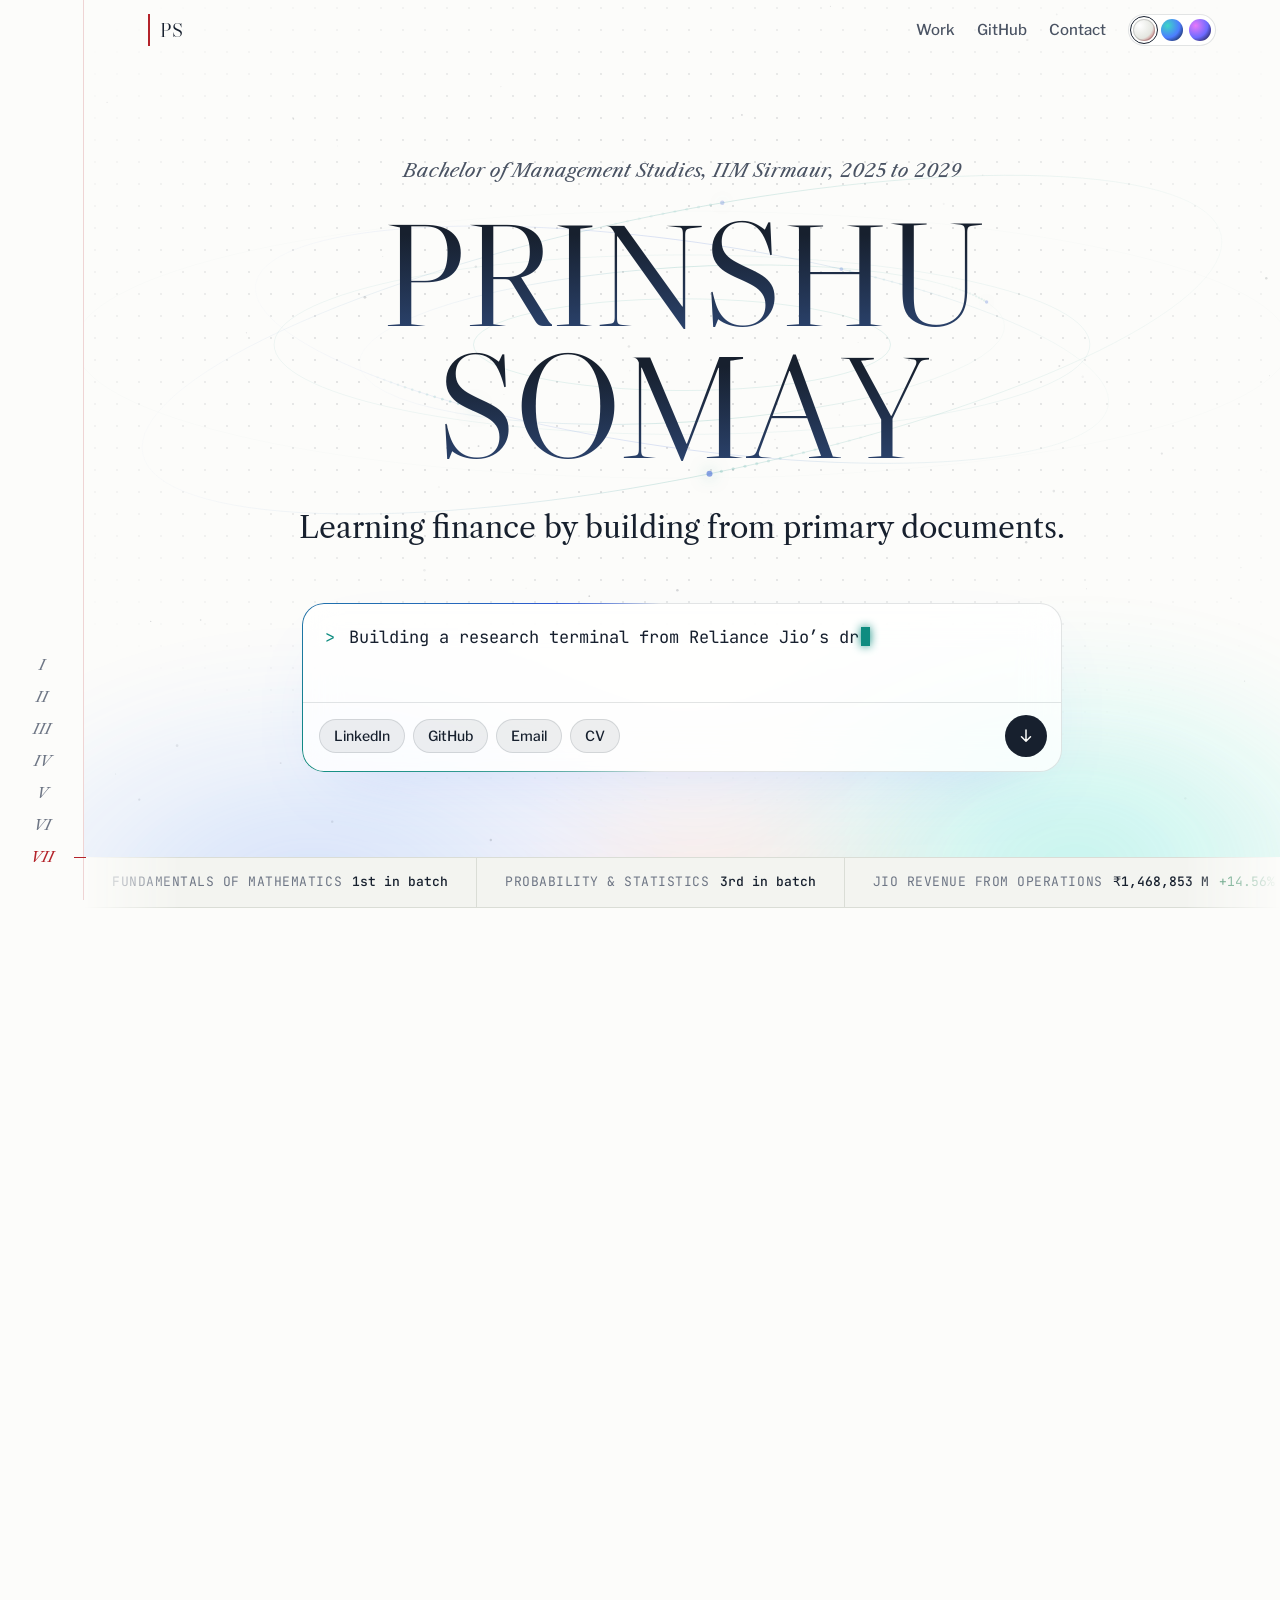
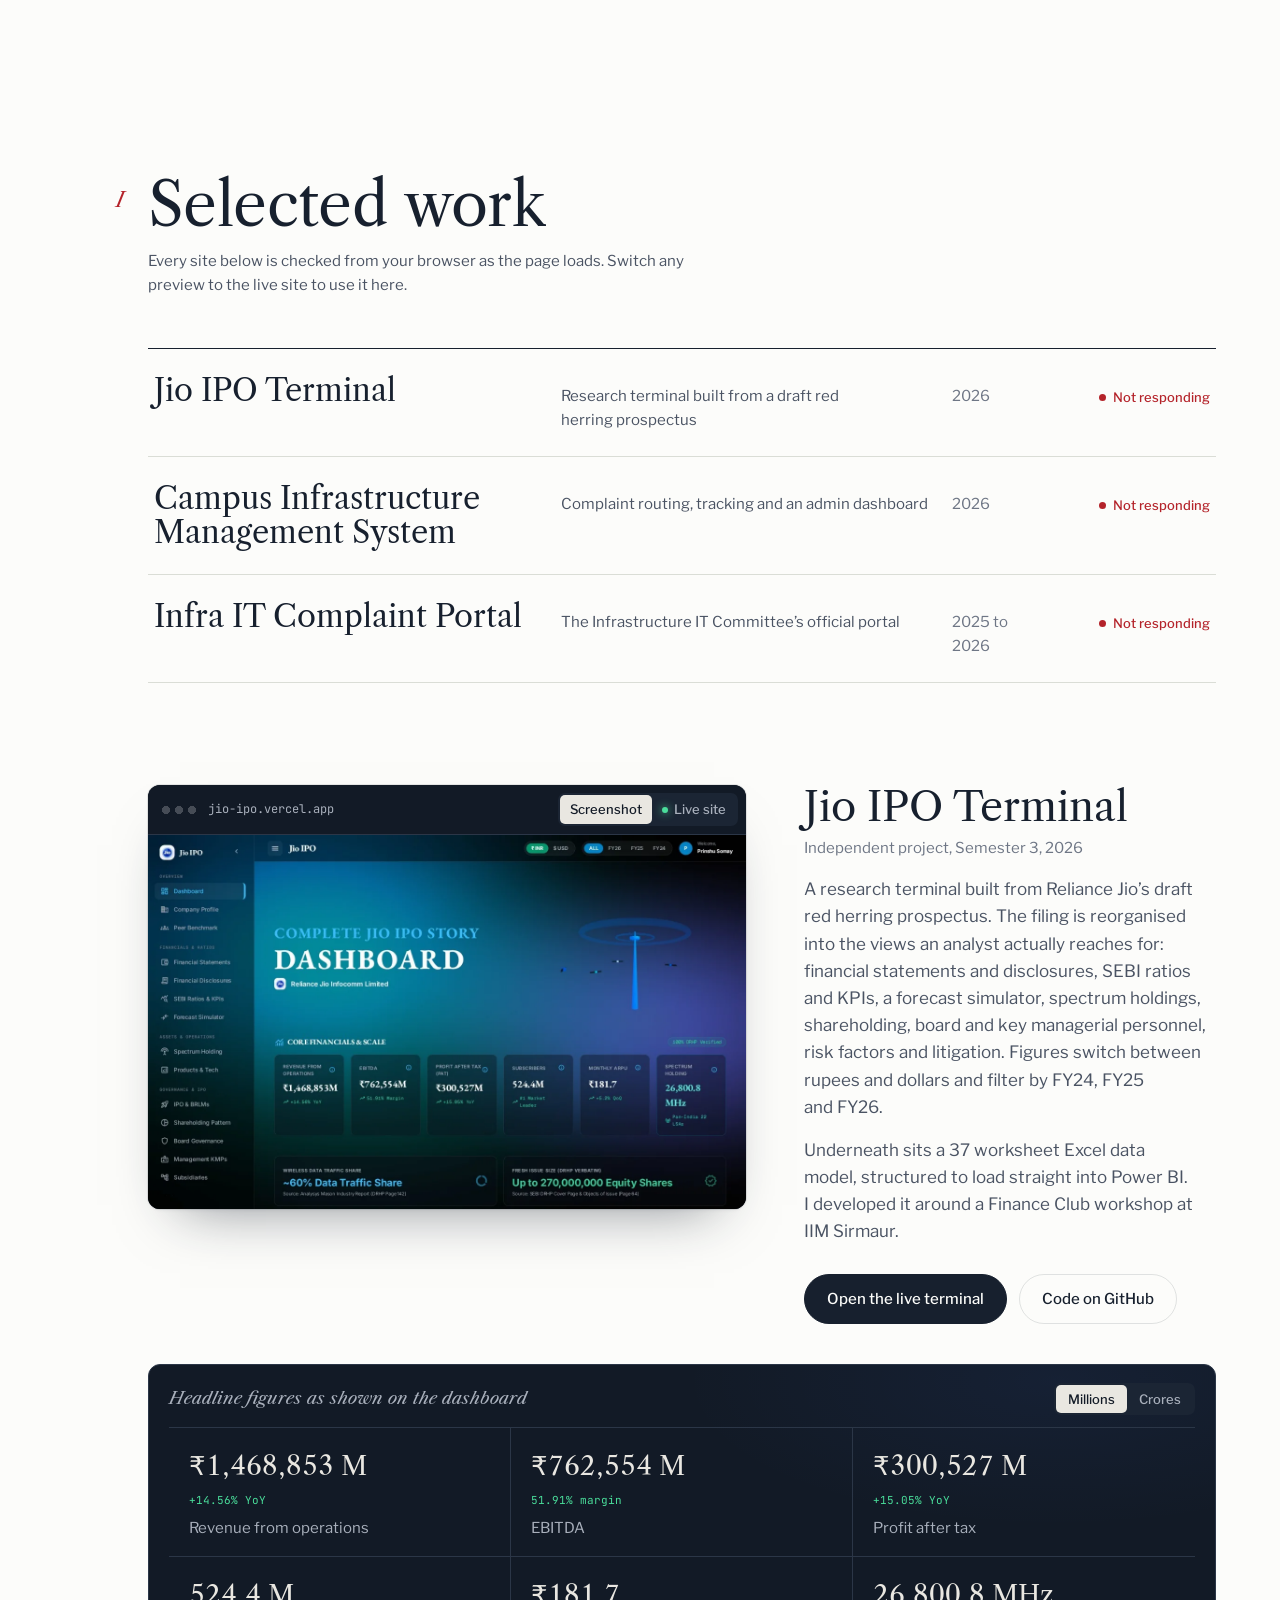
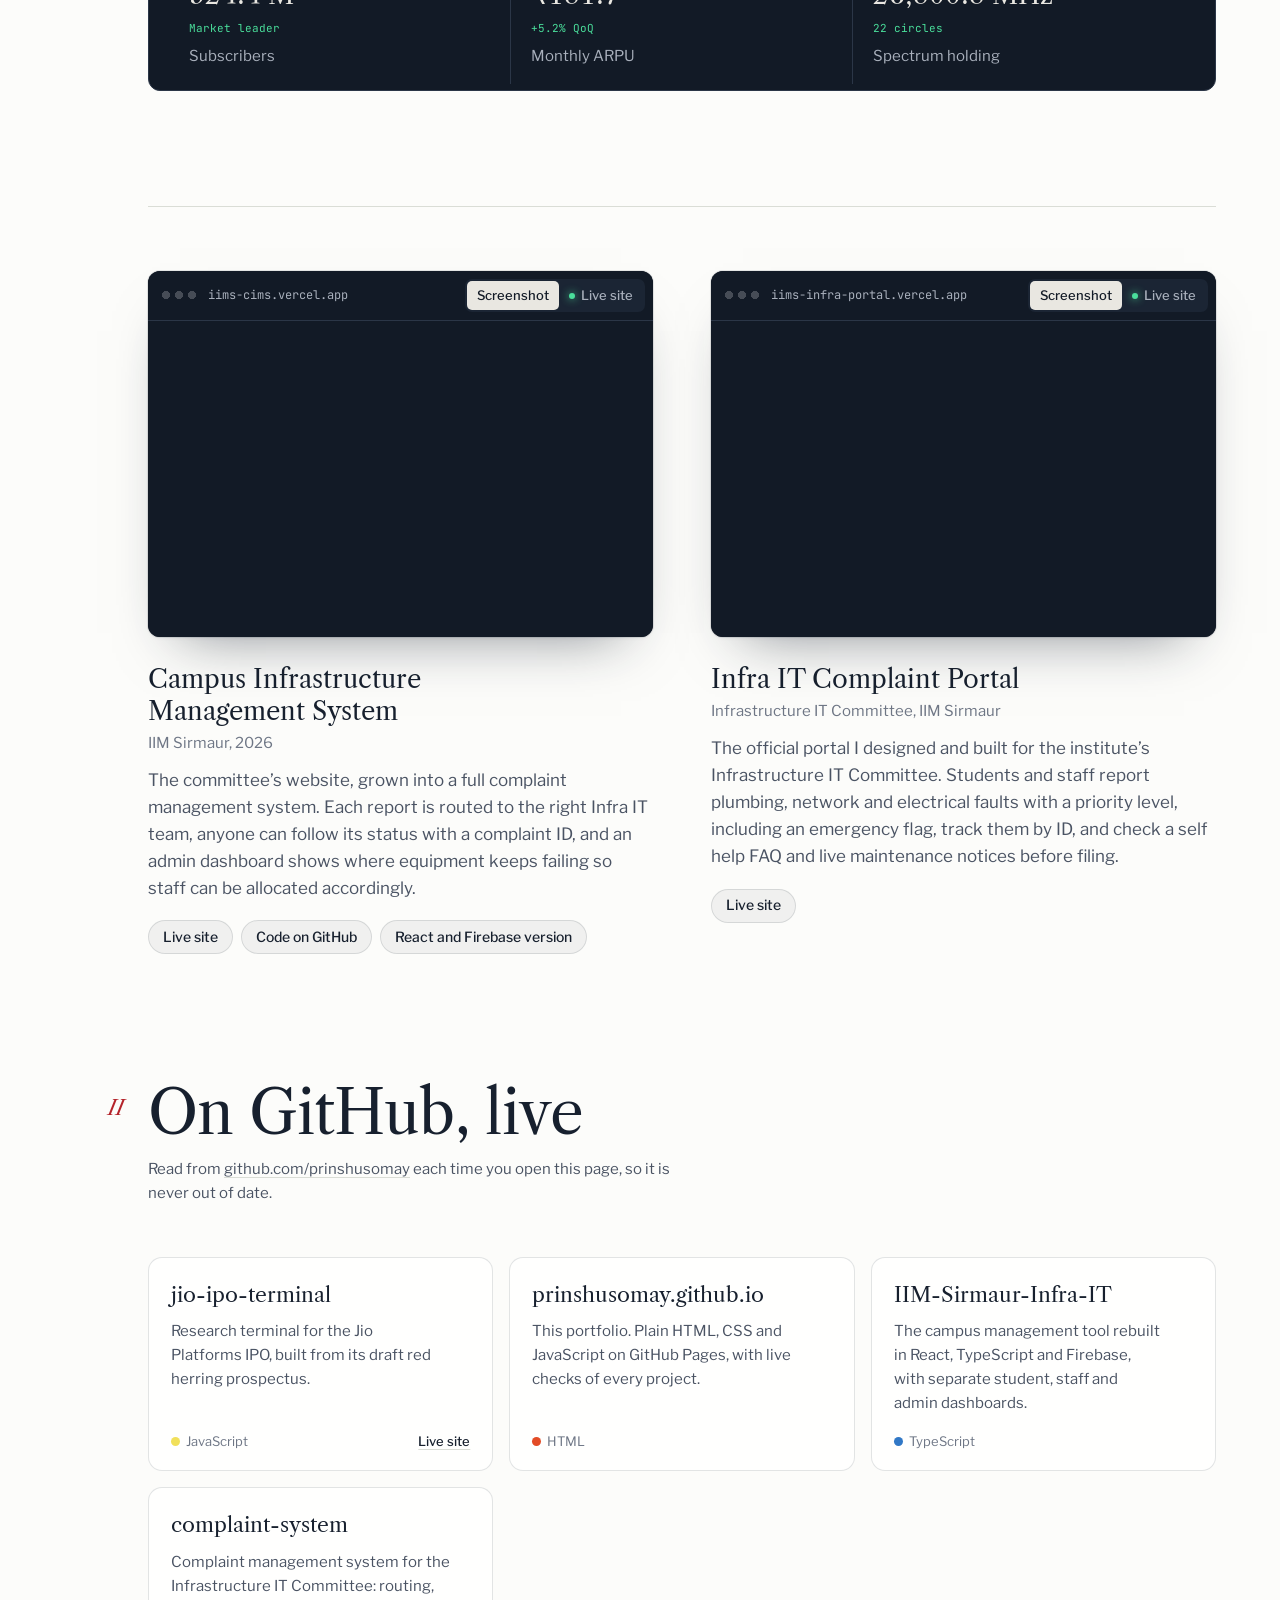
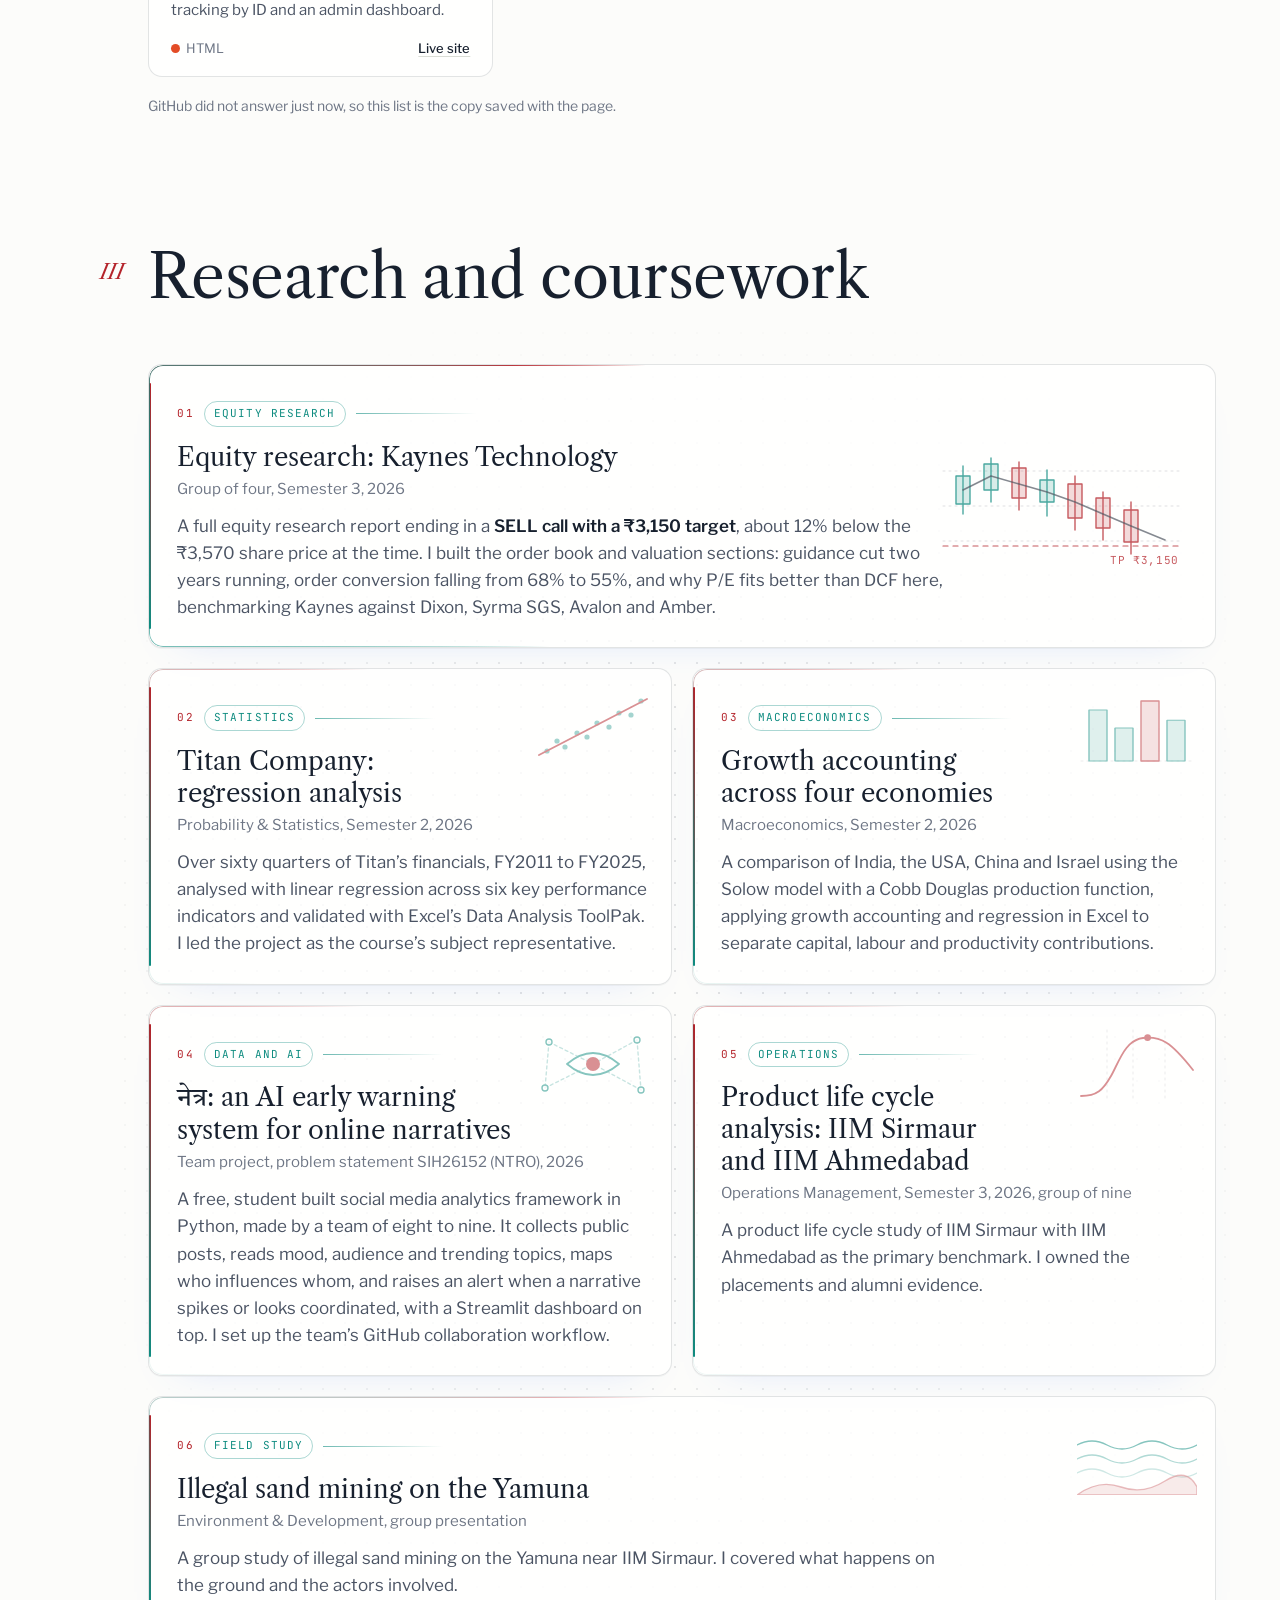
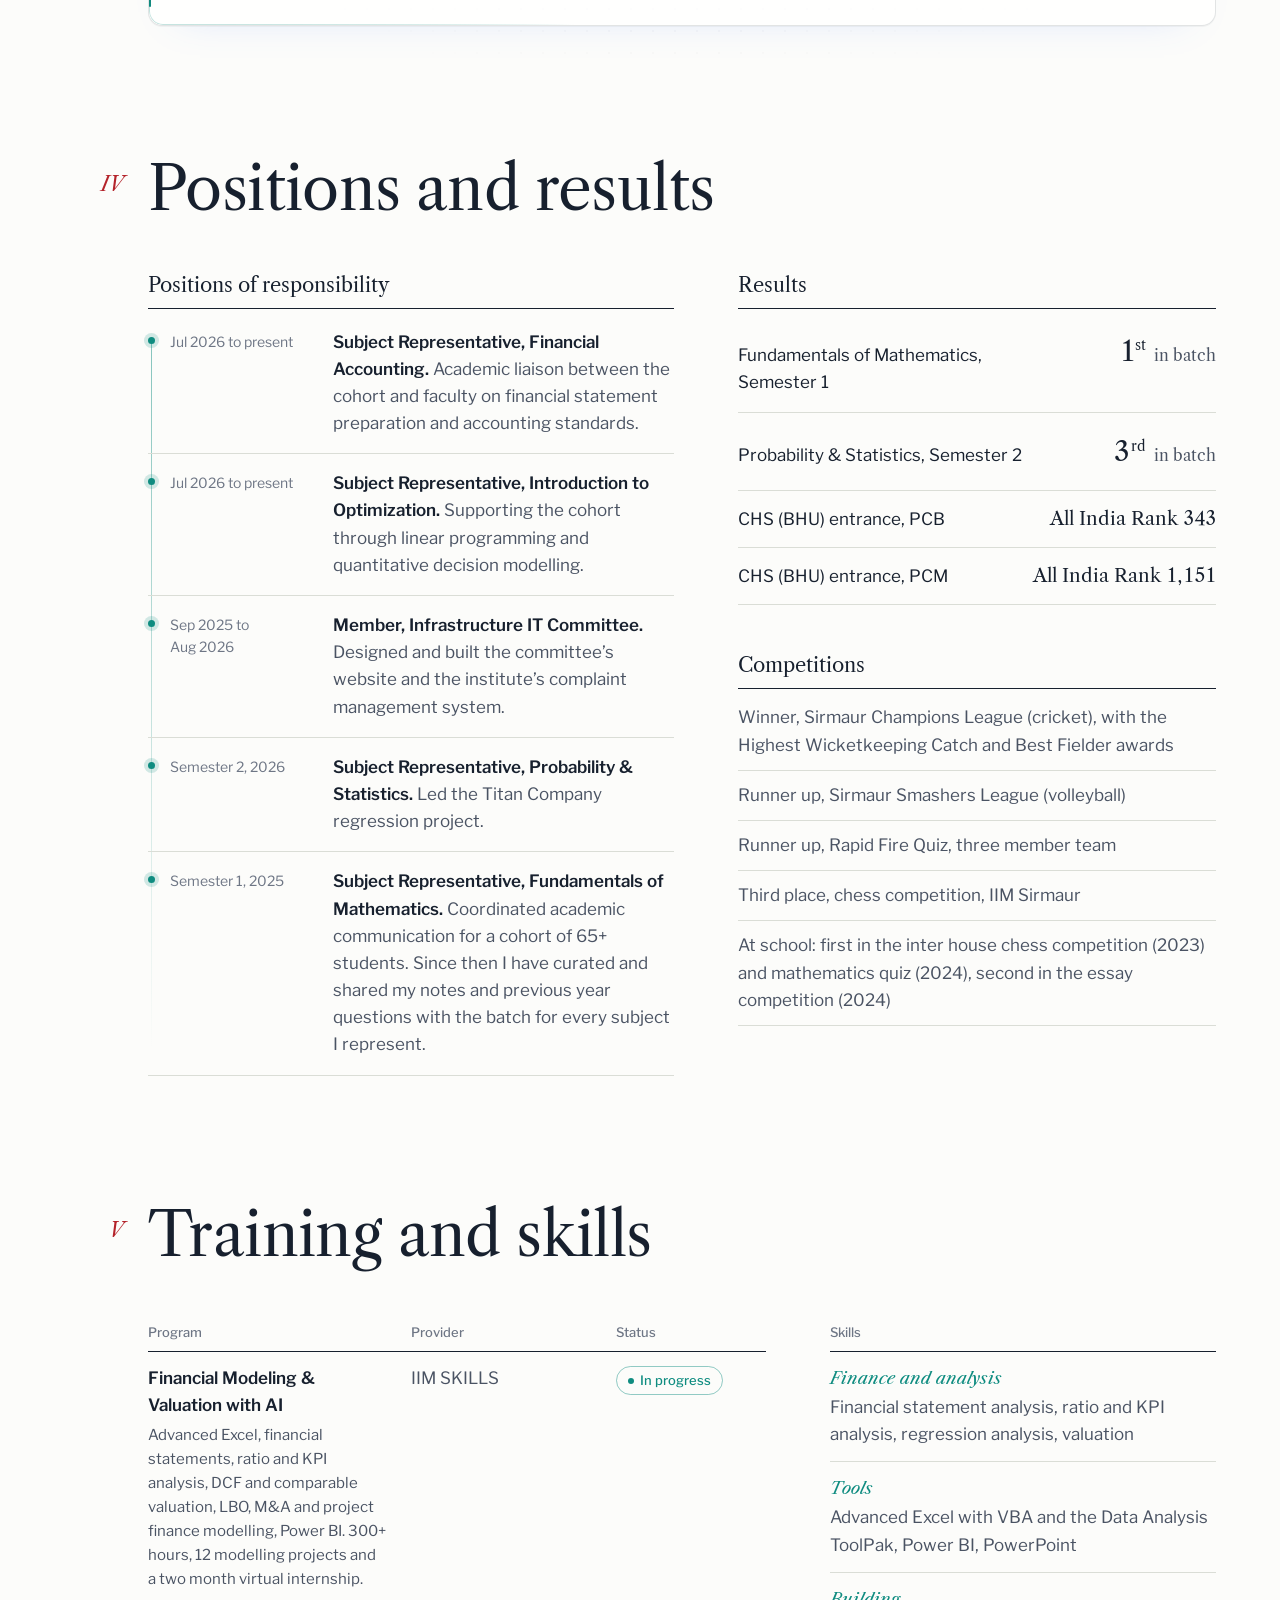
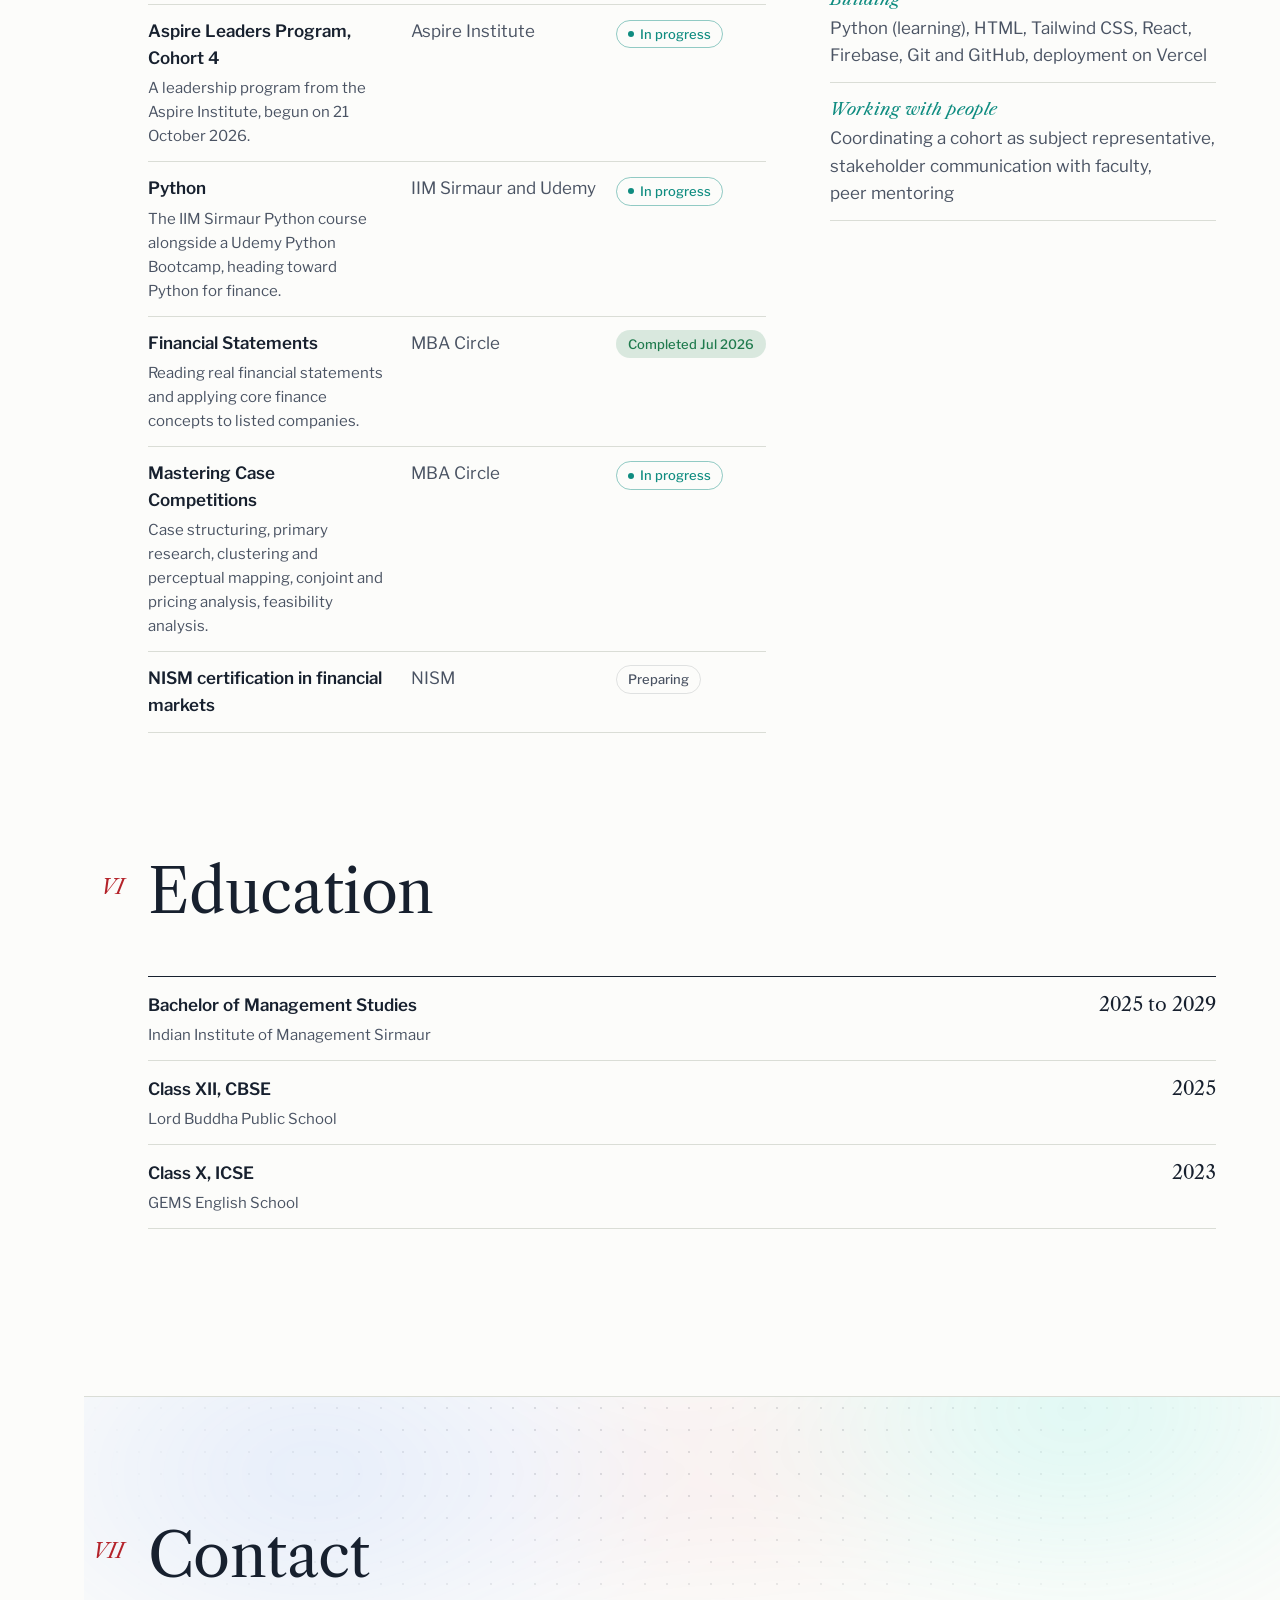
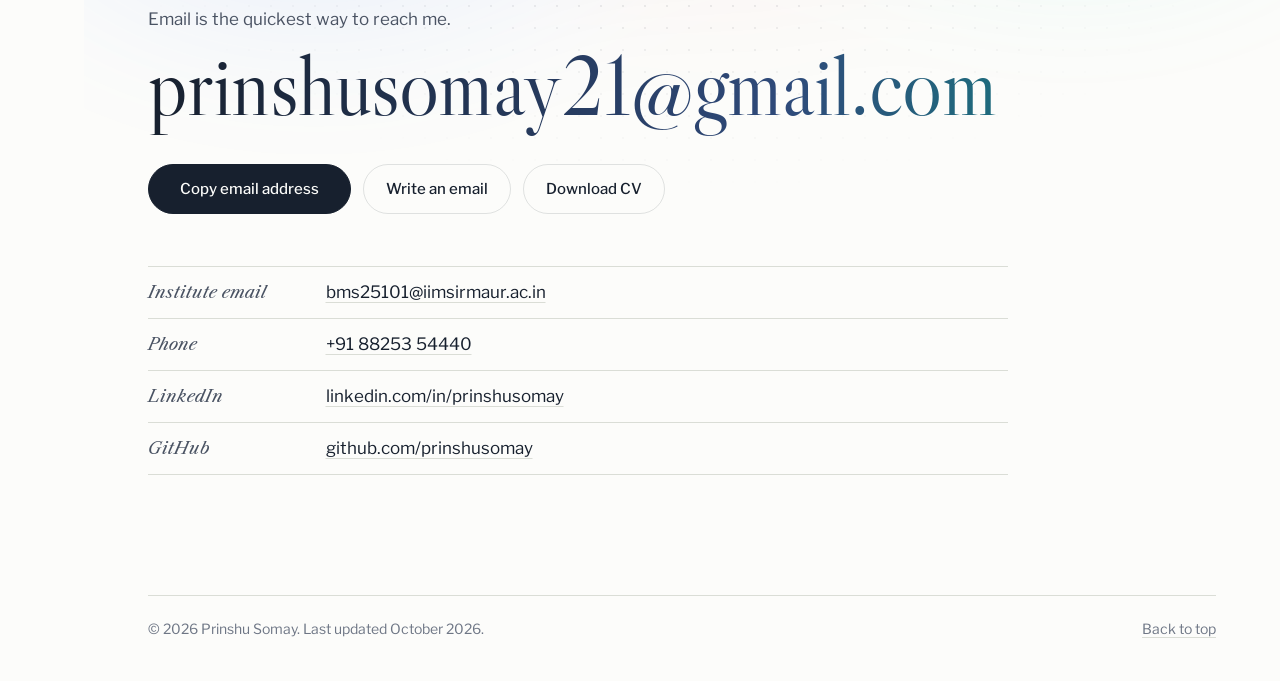
<file: index.html>
<!doctype html>
<html lang="en">
<head>
  <meta charset="utf-8">
  <meta name="viewport" content="width=device-width, initial-scale=1">
  <title>Prinshu Somay | BMS, IIM Sirmaur</title>
  <meta name="description" content="Prinshu Somay is a Bachelor of Management Studies student at IIM Sirmaur working toward investment banking and private equity. Projects include the Jio IPO Terminal, built from Reliance Jio's draft red herring prospectus.">
  <meta name="author" content="Prinshu Somay">
  <link rel="canonical" href="https://prinshusomay.github.io/">

  <meta property="og:type" content="profile">
  <meta property="og:title" content="Prinshu Somay | BMS, IIM Sirmaur">
  <meta property="og:description" content="Working toward investment banking and private equity. Builds research tools from primary filings, including the Jio IPO Terminal.">
  <meta property="og:url" content="https://prinshusomay.github.io/">
  <meta property="og:image" content="https://prinshusomay.github.io/assets/social/hero-paper.jpg">
  <meta property="og:image:width" content="1200">
  <meta property="og:image:height" content="627">
  <meta property="og:image:alt" content="Prinshu Somay, Bachelor of Management Studies at IIM Sirmaur">
  <meta name="twitter:card" content="summary_large_image">

  <link rel="icon" href="assets/favicon.svg" type="image/svg+xml">
  <link rel="icon" href="assets/favicon-32.png" sizes="32x32" type="image/png">
  <link rel="apple-touch-icon" href="assets/apple-touch-icon.png">
  <meta name="theme-color" content="#070B14">

  <script>(function(){var d=document.documentElement,t=null;try{t=sessionStorage.getItem('theme-v3');}catch(e){}if(t==='dark')t='midnight';if(t==='light')t='paper';if(t!=='midnight'&&t!=='aurora'&&t!=='paper')t='paper';d.dataset.theme=t;d.classList.add('js-reveal','js-split');setTimeout(function(){if(!window.__siteReady)d.classList.remove('js-reveal','js-split');},3000);})();</script>
  <link rel="preload" href="assets/fonts/libre-caslon-display-latin-400-normal.woff2" as="font" type="font/woff2" crossorigin>
  <link rel="preload" href="assets/fonts/libre-franklin-latin-wght-normal.woff2" as="font" type="font/woff2" crossorigin>
  <link rel="preload" href="assets/fonts/jetbrains-mono-latin-400-normal.woff2" as="font" type="font/woff2" crossorigin>
  <link rel="preconnect" href="https://api.github.com" crossorigin>
  <link rel="stylesheet" href="assets/site.css?v=6">
  <script src="assets/site.js?v=6" defer></script>

  <script type="application/ld+json">
  {
    "@context": "https://schema.org",
    "@type": "Person",
    "name": "Prinshu Somay",
    "url": "https://prinshusomay.github.io/",
    "email": "mailto:prinshusomay21@gmail.com",
    "affiliation": { "@type": "CollegeOrUniversity", "name": "Indian Institute of Management Sirmaur" },
    "address": { "@type": "PostalAddress", "addressLocality": "Paonta Sahib", "addressRegion": "Himachal Pradesh", "addressCountry": "IN" },
    "sameAs": [
      "https://www.linkedin.com/in/prinshusomay",
      "https://github.com/prinshusomay"
    ]
  }
  </script>
</head>
<body>
  <a class="skip" href="#work">Skip to selected work</a>

  <!-- The red margin: legend, reading progress and section index -->
  <div class="margin">
    <div class="margin-rule" aria-hidden="true"><span></span></div>
    <nav class="margin-index" aria-label="Sections">
      <a href="#work" data-index-link><span class="tip">Selected work</span>I</a>
      <a href="#github" data-index-link><span class="tip">On GitHub</span>II</a>
      <a href="#research" data-index-link><span class="tip">Research</span>III</a>
      <a href="#record" data-index-link><span class="tip">Positions and results</span>IV</a>
      <a href="#training" data-index-link><span class="tip">Training and skills</span>V</a>
      <a href="#education" data-index-link><span class="tip">Education</span>VI</a>
      <a href="#contact" data-index-link><span class="tip">Contact</span>VII</a>
    </nav>
  </div>

  <div class="page">

    <div class="topbar">
      <a class="monogram" href="#top" aria-label="Prinshu Somay, back to top">PS</a>
      <div class="topbar-actions">
        <a class="topbar-link" href="#work">Work</a>
        <a class="topbar-link" href="#github">GitHub</a>
        <a class="topbar-link" href="#contact">Contact</a>
        <div class="themes" role="radiogroup" aria-label="Colour theme">
          <button type="button" role="radio" class="swatch swatch--paper" data-set-theme="paper" aria-checked="true" title="Paper"><span class="sr-only">Paper</span></button>
          <button type="button" role="radio" class="swatch swatch--midnight" data-set-theme="midnight" aria-checked="false" title="Midnight"><span class="sr-only">Midnight</span></button>
          <button type="button" role="radio" class="swatch swatch--aurora" data-set-theme="aurora" aria-checked="false" title="Aurora"><span class="sr-only">Aurora</span></button>
        </div>
      </div>
    </div>

    <header class="hero" id="top">
      <div class="hero-bg" aria-hidden="true">
        <div class="dots"></div>
        <div class="aurora"><i class="a1"></i><i class="a2"></i><i class="a3"></i></div>
        <canvas class="orbit" data-orbit></canvas>
        <div class="cursor-glow" data-cursor-glow></div>
      </div>

      <div class="hero-inner">
        <p class="standing" data-hero-in style="--d: 0">Bachelor of Management Studies, IIM Sirmaur, 2025 to 2029</p>
        <h1 class="name" data-split aria-label="Prinshu Somay"><span class="name-word">Prinshu</span> <span class="name-word">Somay</span></h1>
        <p class="tagline" data-hero-in style="--d: 1">Learning finance by building from primary documents.</p>

        <div class="prompt" data-spotlight data-hero-in style="--d: 2">
          <p class="prompt-line">
            <span class="prompt-mark" aria-hidden="true">&gt;</span>
            <span class="typer" data-typer aria-hidden="true">Building a research terminal from Reliance Jio&rsquo;s draft red herring prospectus</span><span class="caret" aria-hidden="true"></span>
            <span class="sr-only">Building a research terminal from Reliance Jio&rsquo;s draft red herring prospectus; modelling DCF, comparables, LBO and M&amp;A; ranked 1st in the batch in Fundamentals of Mathematics.</span>
          </p>
          <div class="prompt-bar">
            <ul class="chips">
              <li><a class="chip" href="https://www.linkedin.com/in/prinshusomay" rel="me">LinkedIn</a></li>
              <li><a class="chip" href="https://github.com/prinshusomay" rel="me">GitHub</a></li>
              <li><a class="chip" href="mailto:prinshusomay21@gmail.com">Email</a></li>
              <li><a class="chip" href="assets/Prinshu-Somay-CV.pdf" download>CV</a></li>
            </ul>
            <a class="prompt-go" href="#work" aria-label="Go to selected work">
              <svg viewBox="0 0 24 24" width="18" height="18" aria-hidden="true"><path d="M12 4v15m0 0-6-6m6 6 6-6" fill="none" stroke="currentColor" stroke-width="2" stroke-linecap="round" stroke-linejoin="round"/></svg>
            </a>
          </div>
        </div>
      </div>
    </header>

    <div class="ticker" role="region" aria-label="Highlights">
      <ul class="ticker-track">
        <li><span>Fundamentals of Mathematics</span><b>1st in batch</b></li>
        <li><span>Probability &amp; Statistics</span><b>3rd in batch</b></li>
        <li><span>Jio revenue from operations</span><b>&#8377;1,468,853 M</b><em class="up">+14.56%</em></li>
        <li><span>Jio EBITDA margin</span><b>51.91%</b></li>
        <li><span>Jio profit after tax</span><b>&#8377;300,527 M</b><em class="up">+15.05%</em></li>
        <li><span>CHS (BHU) entrance, PCB</span><b>AIR 343</b></li>
        <li><span>Titan quarters analysed</span><b>60+</b></li>
        <li><span>Modelling program</span><b>300+ hrs</b></li>
        <li><span>Live projects</span><b>3</b></li>
        <li><span><span class="deva" lang="hi">नेत्र</span> team</span><b>8 to 9 members</b></li>
      </ul>
    </div>

    <section class="cover" aria-label="At a glance">
      <p class="statement">I&rsquo;m working toward investment banking and private equity, and I learn finance by building from primary documents. My latest project turns Reliance Jio&rsquo;s draft red herring prospectus into an interactive research terminal, and I am part of the team of eight to nine building <span class="deva" lang="hi">नेत्र</span>, a Python based social media analytics system.</p>

      <div class="cover-grid">
        <dl class="particulars">
          <div>
            <dt>Focus</dt>
            <dd>Investment banking and private equity</dd>
          </div>
          <div>
            <dt>Currently</dt>
            <dd>A five month financial modelling and valuation program (DCF and comparables, LBO, M&amp;A and project finance models), Python for finance, and the Aspire Leaders Program, Cohort 4</dd>
          </div>
          <div>
            <dt>Course results</dt>
            <dd>1st in the batch in Fundamentals of Mathematics; 3rd in Probability &amp; Statistics</dd>
          </div>
          <div>
            <dt>Based in</dt>
            <dd>Paonta Sahib, Himachal Pradesh</dd>
          </div>
        </dl>

        <nav class="contents" aria-label="Contents">
          <h2 class="contents-title">Contents</h2>
          <ol>
            <li><a href="#work"><span class="numeral">I</span>Selected work</a></li>
            <li><a href="#github"><span class="numeral">II</span>On GitHub, live</a></li>
            <li><a href="#research"><span class="numeral">III</span>Research and coursework</a></li>
            <li><a href="#record"><span class="numeral">IV</span>Positions and results</a></li>
            <li><a href="#training"><span class="numeral">V</span>Training and skills</a></li>
            <li><a href="#education"><span class="numeral">VI</span>Education</a></li>
            <li><a href="#contact"><span class="numeral">VII</span>Contact</a></li>
          </ol>
        </nav>
      </div>
    </section>

    <main>

      <!-- I. Selected work -->
      <section id="work" class="section" aria-labelledby="work-h">
        <div class="section-head">
          <span class="numeral" aria-hidden="true">I</span>
          <h2 id="work-h">Selected work</h2>
          <p class="section-note">Every site below is checked from your browser as the page loads. Switch any preview to the live site to use it here.</p>
        </div>

        <ol class="project-index" data-project-index aria-label="Project index">
          <li>
            <a href="#case-jio" data-preview="assets/shots/jio-ipo.webp">
              <span class="pi-name">Jio IPO Terminal</span>
              <span class="pi-what">Research terminal built from a draft red herring prospectus</span>
              <span class="pi-year">2026</span>
              <span class="status" data-status="https://jio-ipo.vercel.app/"><i aria-hidden="true"></i><span data-status-text>Checking</span></span>
            </a>
          </li>
          <li>
            <a href="#case-campus" data-preview="assets/shots/complaint-system.webp">
              <span class="pi-name">Campus Infrastructure Management System</span>
              <span class="pi-what">Complaint routing, tracking and an admin dashboard</span>
              <span class="pi-year">2026</span>
              <span class="status" data-status="https://iims-cims.vercel.app/"><i aria-hidden="true"></i><span data-status-text>Checking</span></span>
            </a>
          </li>
          <li>
            <a href="#case-portal" data-preview="assets/shots/project-d3z01.webp">
              <span class="pi-name">Infra IT Complaint Portal</span>
              <span class="pi-what">The Infrastructure IT Committee&rsquo;s official portal</span>
              <span class="pi-year">2025 to 2026</span>
              <span class="status" data-status="https://iims-infra-portal.vercel.app/"><i aria-hidden="true"></i><span data-status-text>Checking</span></span>
            </a>
          </li>
        </ol>
        <div class="floater" data-floater aria-hidden="true"><img src="assets/shots/jio-ipo.webp" alt="" width="1280" height="800"></div>

        <!-- Featured case -->
        <article id="case-jio" class="case case--feature" aria-labelledby="case-jio-h">
          <div class="frame" data-spotlight data-tilt data-frame="https://jio-ipo.vercel.app/" data-showing="shot">
            <div class="frame-bar">
              <span class="frame-dots" aria-hidden="true"></span>
              <a class="frame-url" href="https://jio-ipo.vercel.app/" target="_blank" rel="noopener">jio-ipo.vercel.app</a>
              <div class="frame-tabs" role="tablist" aria-label="Jio IPO Terminal preview">
                <button type="button" role="tab" data-view="shot" aria-selected="true">Screenshot</button>
                <button type="button" role="tab" data-view="live" aria-selected="false" tabindex="-1">Live site</button>
              </div>
            </div>
            <div class="frame-stage" data-stage>
              <a class="frame-link" href="https://jio-ipo.vercel.app/" target="_blank" rel="noopener" aria-label="Open jio-ipo.vercel.app in a new tab"><img src="assets/shots/jio-ipo.webp" width="1280" height="800" alt="Dashboard of the Jio IPO Terminal, showing revenue from operations, EBITDA, profit after tax, subscribers, monthly ARPU and spectrum holding in a dark interface with a sidebar of report sections."></a>
              <span class="frame-loading" aria-hidden="true">Loading the live terminal</span>
            </div>
          </div>

          <div class="case-body">
            <h3 id="case-jio-h">Jio IPO Terminal</h3>
            <p class="meta">Independent project, Semester 3, 2026</p>
            <p>A research terminal built from Reliance Jio&rsquo;s draft red herring prospectus. The filing is reorganised into the views an analyst actually reaches for: financial statements and disclosures, SEBI ratios and KPIs, a forecast simulator, spectrum holdings, shareholding, board and key managerial personnel, risk factors and litigation. Figures switch between rupees and dollars and filter by FY24, FY25 and FY26.</p>
            <p>Underneath sits a 37 worksheet Excel data model, structured to load straight into Power BI. I developed it around a Finance Club workshop at IIM Sirmaur.</p>
            <p class="actions">
              <a class="button" href="https://jio-ipo.vercel.app">Open the live terminal</a>
              <a class="button button--line" href="https://github.com/prinshusomay/jio-ipo-terminal">Code on GitHub</a>
            </p>
          </div>

          <div class="figures-block" data-spotlight>
            <div class="figures-head">
              <p class="figures-caption" id="fig-cap">Headline figures as shown on the dashboard</p>
              <div class="unit-toggle" role="group" aria-label="Show rupee amounts in">
                <button type="button" data-unit="million" aria-pressed="true">Millions</button>
                <button type="button" data-unit="crore" aria-pressed="false">Crores</button>
              </div>
            </div>
            <table class="figures" aria-describedby="fig-cap">
              <tbody>
                <tr><th scope="row">Revenue from operations</th><td><span data-millions="1468853" data-rupee="true">&#8377;1,468,853 M</span><small>+14.56% YoY</small></td></tr>
                <tr><th scope="row">EBITDA</th><td><span data-millions="762554" data-rupee="true">&#8377;762,554 M</span><small>51.91% margin</small></td></tr>
                <tr><th scope="row">Profit after tax</th><td><span data-millions="300527" data-rupee="true">&#8377;300,527 M</span><small>+15.05% YoY</small></td></tr>
                <tr><th scope="row">Subscribers</th><td><span data-millions="524.4">524.4 M</span><small>Market leader</small></td></tr>
                <tr><th scope="row">Monthly ARPU</th><td><span>&#8377;181.7</span><small>+5.2% QoQ</small></td></tr>
                <tr><th scope="row">Spectrum holding</th><td><span>26,800.8 MHz</span><small>22 circles</small></td></tr>
              </tbody>
            </table>
          </div>
        </article>

        <div class="pair">
          <article id="case-campus" class="case" aria-labelledby="case-campus-h">
            <div class="frame" data-spotlight data-tilt data-frame="https://iims-cims.vercel.app/" data-showing="shot">
              <div class="frame-bar">
                <span class="frame-dots" aria-hidden="true"></span>
                <a class="frame-url" href="https://iims-cims.vercel.app/" target="_blank" rel="noopener">iims-cims.vercel.app</a>
                <div class="frame-tabs" role="tablist" aria-label="Campus Infrastructure Management System preview">
                  <button type="button" role="tab" data-view="shot" aria-selected="true">Screenshot</button>
                  <button type="button" role="tab" data-view="live" aria-selected="false" tabindex="-1">Live site</button>
                </div>
              </div>
              <div class="frame-stage" data-stage>
                <a class="frame-link" href="https://iims-cims.vercel.app/" target="_blank" rel="noopener" aria-label="Open iims-cims.vercel.app in a new tab"><img src="assets/shots/complaint-system.webp" width="1280" height="800" loading="lazy" decoding="async" alt="Landing page of the Campus Infrastructure Management System for IIM Sirmaur, with buttons to report an issue or track a complaint ID."></a>
                <span class="frame-loading" aria-hidden="true">Loading the live site</span>
              </div>
            </div>
            <h3 id="case-campus-h">Campus Infrastructure Management System</h3>
            <p class="meta">IIM Sirmaur, 2026</p>
            <p>The committee&rsquo;s website, grown into a full complaint management system. Each report is routed to the right Infra IT team, anyone can follow its status with a complaint ID, and an admin dashboard shows where equipment keeps failing so staff can be allocated accordingly.</p>
            <ul class="project-links">
              <li><a href="https://iims-cims.vercel.app">Live site</a></li>
              <li><a href="https://github.com/prinshusomay/complaint-system">Code on GitHub</a></li>
              <li><a href="https://github.com/prinshusomay/IIM-Sirmaur-Infra-IT">React and Firebase version</a></li>
            </ul>
          </article>

          <article id="case-portal" class="case" aria-labelledby="case-portal-h">
            <div class="frame" data-spotlight data-tilt data-frame="https://iims-infra-portal.vercel.app/" data-showing="shot">
              <div class="frame-bar">
                <span class="frame-dots" aria-hidden="true"></span>
                <a class="frame-url" href="https://iims-infra-portal.vercel.app/" target="_blank" rel="noopener">iims-infra-portal.vercel.app</a>
                <div class="frame-tabs" role="tablist" aria-label="Infra IT Complaint Portal preview">
                  <button type="button" role="tab" data-view="shot" aria-selected="true">Screenshot</button>
                  <button type="button" role="tab" data-view="live" aria-selected="false" tabindex="-1">Live site</button>
                </div>
              </div>
              <div class="frame-stage" data-stage>
                <a class="frame-link" href="https://iims-infra-portal.vercel.app/" target="_blank" rel="noopener" aria-label="Open iims-infra-portal.vercel.app in a new tab"><img src="assets/shots/project-d3z01.webp" width="1280" height="800" loading="lazy" decoding="async" alt="Home page of the Infra IT Complaint Portal for IIM Sirmaur, with a maintenance notice, buttons to submit an issue or track status, and performance figures."></a>
                <span class="frame-loading" aria-hidden="true">Loading the live site</span>
              </div>
            </div>
            <h3 id="case-portal-h">Infra IT Complaint Portal</h3>
            <p class="meta">Infrastructure IT Committee, IIM Sirmaur</p>
            <p>The official portal I designed and built for the institute&rsquo;s Infrastructure IT Committee. Students and staff report plumbing, network and electrical faults with a priority level, including an emergency flag, track them by ID, and check a self help FAQ and live maintenance notices before filing.</p>
            <ul class="project-links">
              <li><a href="https://iims-infra-portal.vercel.app">Live site</a></li>
            </ul>
          </article>
        </div>
      </section>

      <!-- II. On GitHub -->
      <section id="github" class="section" aria-labelledby="github-h">
        <div class="section-head">
          <span class="numeral" aria-hidden="true">II</span>
          <h2 id="github-h">On GitHub, live</h2>
          <p class="section-note">Read from <a href="https://github.com/prinshusomay">github.com/prinshusomay</a> each time you open this page, so it is never out of date.</p>
        </div>

        <div class="github" data-github="prinshusomay" data-state="static">
          <ul class="repos" data-github-list>
            <li class="repo">
              <a class="repo-name" href="https://github.com/prinshusomay/jio-ipo-terminal">jio-ipo-terminal</a>
              <p class="repo-desc">Research terminal for the Jio Platforms IPO, built from its draft red herring prospectus.</p>
              <p class="repo-meta"><span class="lang"><i style="background:#F1E05A"></i>JavaScript</span><a class="repo-live" href="https://jio-ipo.vercel.app">Live site</a></p>
            </li>
            <li class="repo">
              <a class="repo-name" href="https://github.com/prinshusomay/prinshusomay.github.io">prinshusomay.github.io</a>
              <p class="repo-desc">This portfolio. Plain HTML, CSS and JavaScript on GitHub Pages, with live checks of every project.</p>
              <p class="repo-meta"><span class="lang"><i style="background:#E34C26"></i>HTML</span></p>
            </li>
            <li class="repo">
              <a class="repo-name" href="https://github.com/prinshusomay/IIM-Sirmaur-Infra-IT">IIM-Sirmaur-Infra-IT</a>
              <p class="repo-desc">The campus management tool rebuilt in React, TypeScript and Firebase, with separate student, staff and admin dashboards.</p>
              <p class="repo-meta"><span class="lang"><i style="background:#3178C6"></i>TypeScript</span></p>
            </li>
            <li class="repo">
              <a class="repo-name" href="https://github.com/prinshusomay/complaint-system">complaint-system</a>
              <p class="repo-desc">Complaint management system for the Infrastructure IT Committee: routing, tracking by ID and an admin dashboard.</p>
              <p class="repo-meta"><span class="lang"><i style="background:#E34C26"></i>HTML</span><a class="repo-live" href="https://iims-cims.vercel.app">Live site</a></p>
            </li>
          </ul>
          <p class="gh-meta" data-github-meta aria-live="polite"></p>
        </div>
      </section>

      <!-- III. Research and coursework -->
      <section id="research" class="section" aria-labelledby="research-h">
        <div class="section-head">
          <span class="numeral" aria-hidden="true">III</span>
          <h2 id="research-h">Research and coursework</h2>
        </div>

        <div class="entries">
          <article class="entry entry--lead">
            <span class="entry-ring" aria-hidden="true"></span>
            <svg class="motif motif--candles" viewBox="0 0 240 140" aria-hidden="true" focusable="false">
              <g class="m-grid"><line x1="0" y1="35" x2="240" y2="35"/><line x1="0" y1="70" x2="240" y2="70"/><line x1="0" y1="105" x2="240" y2="105"/></g>
              <g class="m-candles">
                <g style="--i:0"><line x1="20" y1="30" x2="20" y2="78"/><rect x="13" y="40" width="14" height="28"/></g>
                <g style="--i:1"><line x1="48" y1="22" x2="48" y2="66"/><rect x="41" y="28" width="14" height="26"/></g>
                <g style="--i:2" class="dn"><line x1="76" y1="26" x2="76" y2="74"/><rect x="69" y="32" width="14" height="30"/></g>
                <g style="--i:3"><line x1="104" y1="34" x2="104" y2="80"/><rect x="97" y="44" width="14" height="22"/></g>
                <g style="--i:4" class="dn"><line x1="132" y1="40" x2="132" y2="94"/><rect x="125" y="48" width="14" height="34"/></g>
                <g style="--i:5" class="dn"><line x1="160" y1="56" x2="160" y2="104"/><rect x="153" y="62" width="14" height="30"/></g>
                <g style="--i:6" class="dn"><line x1="188" y1="66" x2="188" y2="118"/><rect x="181" y="74" width="14" height="32"/></g>
              </g>
              <path class="m-trend" pathLength="1" d="M20 54 L48 40 L76 48 L104 56 L132 66 L160 78 L188 90 L222 104"/>
              <line class="m-target" x1="0" y1="110" x2="240" y2="110"/>
              <text class="m-label" x="236" y="128" text-anchor="end">TP &#8377;3,150</text>
            </svg>
            <p class="entry-eyebrow" aria-hidden="true"><span class="entry-no">01</span><span class="entry-tag">Equity research</span></p>
            <h3>Equity research: Kaynes Technology</h3>
            <p class="meta">Group of four, Semester 3, 2026</p>
            <p>A full equity research report ending in a <strong>SELL call with a &#8377;3,150 target</strong>, about 12% below the &#8377;3,570 share price at the time. I built the order book and valuation sections: guidance cut two years running, order conversion falling from 68% to 55%, and why P/E fits better than DCF here, benchmarking Kaynes against Dixon, Syrma SGS, Avalon and Amber.</p>
          </article>
          <article class="entry">
            <span class="entry-ring" aria-hidden="true"></span>
            <svg class="motif" viewBox="0 0 120 80" aria-hidden="true" focusable="false">
              <g class="m-dots"><circle style="--i:0" cx="14" cy="64" r="2.6"/><circle style="--i:1" cx="24" cy="54" r="2.6"/><circle style="--i:2" cx="32" cy="60" r="2.6"/><circle style="--i:3" cx="44" cy="46" r="2.6"/><circle style="--i:4" cx="54" cy="50" r="2.6"/><circle style="--i:5" cx="64" cy="36" r="2.6"/><circle style="--i:6" cx="76" cy="40" r="2.6"/><circle style="--i:7" cx="86" cy="26" r="2.6"/><circle style="--i:8" cx="98" cy="28" r="2.6"/><circle style="--i:9" cx="108" cy="14" r="2.6"/></g>
              <path class="m-line" pathLength="1" d="M6 68 L114 12"/>
            </svg>
            <p class="entry-eyebrow" aria-hidden="true"><span class="entry-no">02</span><span class="entry-tag">Statistics</span></p>
            <h3>Titan Company: regression analysis</h3>
            <p class="meta">Probability &amp; Statistics, Semester 2, 2026</p>
            <p>Over sixty quarters of Titan&rsquo;s financials, FY2011 to FY2025, analysed with linear regression across six key performance indicators and validated with Excel&rsquo;s Data Analysis ToolPak. I led the project as the course&rsquo;s subject representative.</p>
          </article>
          <article class="entry">
            <span class="entry-ring" aria-hidden="true"></span>
            <svg class="motif" viewBox="0 0 120 80" aria-hidden="true" focusable="false">
              <line class="m-base" x1="4" y1="74" x2="116" y2="74"/>
              <g class="m-bars"><rect style="--i:0;--h:.85" x="12" y="14" width="18" height="60"/><rect style="--i:1;--h:.55" x="38" y="14" width="18" height="60"/><rect style="--i:2;--h:1" x="64" y="14" width="18" height="60"/><rect style="--i:3;--h:.68" x="90" y="14" width="18" height="60"/></g>
            </svg>
            <p class="entry-eyebrow" aria-hidden="true"><span class="entry-no">03</span><span class="entry-tag">Macroeconomics</span></p>
            <h3>Growth accounting across four economies</h3>
            <p class="meta">Macroeconomics, Semester 2, 2026</p>
            <p>A comparison of India, the USA, China and Israel using the Solow model with a Cobb Douglas production function, applying growth accounting and regression in Excel to separate capital, labour and productivity contributions.</p>
          </article>
          <article class="entry">
            <span class="entry-ring" aria-hidden="true"></span>
            <svg class="motif" viewBox="0 0 120 80" aria-hidden="true" focusable="false">
              <g class="m-net"><line x1="16" y1="18" x2="60" y2="40"/><line x1="104" y1="16" x2="60" y2="40"/><line x1="12" y1="64" x2="60" y2="40"/><line x1="108" y1="66" x2="60" y2="40"/><line x1="16" y1="18" x2="12" y2="64"/><line x1="104" y1="16" x2="108" y2="66"/></g>
              <g class="m-nodes"><circle style="--i:0" cx="16" cy="18" r="3"/><circle style="--i:1" cx="104" cy="16" r="3"/><circle style="--i:2" cx="12" cy="64" r="3"/><circle style="--i:3" cx="108" cy="66" r="3"/></g>
              <path class="m-eye" pathLength="1" d="M34 40 Q60 18 86 40 Q60 62 34 40 Z"/>
              <circle class="m-pupil" cx="60" cy="40" r="7"/>
            </svg>
            <p class="entry-eyebrow" aria-hidden="true"><span class="entry-no">04</span><span class="entry-tag">Data and AI</span></p>
            <h3><span class="deva" lang="hi">नेत्र</span>: an AI early warning system for online narratives</h3>
            <p class="meta">Team project, problem statement SIH26152 (NTRO), 2026</p>
            <p>A free, student built social media analytics framework in Python, made by a team of eight to nine. It collects public posts, reads mood, audience and trending topics, maps who influences whom, and raises an alert when a narrative spikes or looks coordinated, with a Streamlit dashboard on top. I set up the team&rsquo;s GitHub collaboration workflow.</p>
          </article>
          <article class="entry">
            <span class="entry-ring" aria-hidden="true"></span>
            <svg class="motif" viewBox="0 0 120 80" aria-hidden="true" focusable="false">
              <g class="m-grid"><line x1="30" y1="6" x2="30" y2="74"/><line x1="56" y1="6" x2="56" y2="74"/><line x1="88" y1="6" x2="88" y2="74"/></g>
              <path class="m-line" id="plc-curve" pathLength="1" d="M4 72 C 20 72, 26 66, 34 52 S 48 16, 66 14 S 94 18, 116 46"/>
              <circle class="m-runner" r="3.4"/>
            </svg>
            <p class="entry-eyebrow" aria-hidden="true"><span class="entry-no">05</span><span class="entry-tag">Operations</span></p>
            <h3>Product life cycle analysis: IIM Sirmaur and IIM Ahmedabad</h3>
            <p class="meta">Operations Management, Semester 3, 2026, group of nine</p>
            <p>A product life cycle study of IIM Sirmaur with IIM Ahmedabad as the primary benchmark. I owned the placements and alumni evidence.</p>
          </article>
          <article class="entry">
            <span class="entry-ring" aria-hidden="true"></span>
            <svg class="motif" viewBox="0 0 120 80" aria-hidden="true" focusable="false">
              <g class="m-waves">
                <path style="--i:0" d="M-60 30 q15 -8 30 0 t30 0 t30 0 t30 0 t30 0 t30 0 t30 0 t30 0"/>
                <path style="--i:1" d="M-60 44 q15 -8 30 0 t30 0 t30 0 t30 0 t30 0 t30 0 t30 0 t30 0"/>
                <path style="--i:2" d="M-60 58 q15 -8 30 0 t30 0 t30 0 t30 0 t30 0 t30 0 t30 0 t30 0"/>
              </g>
              <path class="m-dune" d="M0 80 Q22 64 44 72 T88 66 T120 72 V80 Z"/>
            </svg>
            <p class="entry-eyebrow" aria-hidden="true"><span class="entry-no">06</span><span class="entry-tag">Field study</span></p>
            <h3>Illegal sand mining on the Yamuna</h3>
            <p class="meta">Environment &amp; Development, group presentation</p>
            <p>A group study of illegal sand mining on the Yamuna near IIM Sirmaur. I covered what happens on the ground and the actors involved.</p>
          </article>
        </div>
      </section>

      <!-- IV. Positions and results -->
      <section id="record" class="section" aria-labelledby="record-h">
        <div class="section-head">
          <span class="numeral" aria-hidden="true">IV</span>
          <h2 id="record-h">Positions and results</h2>
        </div>

        <div class="record-grid">
          <div>
            <h3 class="sub">Positions of responsibility</h3>
            <ol class="timeline">
              <li>
                <span class="when">Jul 2026 to present</span>
                <p><strong>Subject Representative, Financial Accounting.</strong> Academic liaison between the cohort and faculty on financial statement preparation and accounting standards.</p>
              </li>
              <li>
                <span class="when">Jul 2026 to present</span>
                <p><strong>Subject Representative, Introduction to Optimization.</strong> Supporting the cohort through linear programming and quantitative decision modelling.</p>
              </li>
              <li>
                <span class="when">Sep 2025 to Aug 2026</span>
                <p><strong>Member, Infrastructure IT Committee.</strong> Designed and built the committee&rsquo;s website and the institute&rsquo;s complaint management system.</p>
              </li>
              <li>
                <span class="when">Semester 2, 2026</span>
                <p><strong>Subject Representative, Probability &amp; Statistics.</strong> Led the Titan Company regression project.</p>
              </li>
              <li>
                <span class="when">Semester 1, 2025</span>
                <p><strong>Subject Representative, Fundamentals of Mathematics.</strong> Coordinated academic communication for a cohort of 65+ students. Since then I have curated and shared my notes and previous year questions with the batch for every subject I represent.</p>
              </li>
            </ol>
          </div>

          <div>
            <h3 class="sub">Results</h3>
            <table class="league">
              <tbody>
                <tr class="rank-row"><th scope="row">Fundamentals of Mathematics, Semester 1</th><td class="num"><span class="rank">1<sup>st</sup></span> in batch</td></tr>
                <tr class="rank-row"><th scope="row">Probability &amp; Statistics, Semester 2</th><td class="num"><span class="rank">3<sup>rd</sup></span> in batch</td></tr>
                <tr><th scope="row">CHS (BHU) entrance, PCB</th><td class="num">All India Rank 343</td></tr>
                <tr><th scope="row">CHS (BHU) entrance, PCM</th><td class="num">All India Rank 1,151</td></tr>
              </tbody>
            </table>

            <h3 class="sub">Competitions</h3>
            <ul class="plain">
              <li>Winner, Sirmaur Champions League (cricket), with the Highest Wicketkeeping Catch and Best Fielder awards</li>
              <li>Runner up, Sirmaur Smashers League (volleyball)</li>
              <li>Runner up, Rapid Fire Quiz, three member team</li>
              <li>Third place, chess competition, IIM Sirmaur</li>
              <li>At school: first in the inter house chess competition (2023) and mathematics quiz (2024), second in the essay competition (2024)</li>
            </ul>
          </div>
        </div>
      </section>

      <!-- V. Training and skills -->
      <section id="training" class="section" aria-labelledby="training-h">
        <div class="section-head">
          <span class="numeral" aria-hidden="true">V</span>
          <h2 id="training-h">Training and skills</h2>
        </div>

        <div class="training-grid">
          <table class="courses">
            <thead>
              <tr><th scope="col">Program</th><th scope="col">Provider</th><th scope="col">Status</th></tr>
            </thead>
            <tbody>
              <tr>
                <th scope="row">Financial Modeling &amp; Valuation with AI<span class="detail">Advanced Excel, financial statements, ratio and KPI analysis, DCF and comparable valuation, LBO, M&amp;A and project finance modelling, Power BI. 300+ hours, 12 modelling projects and a two month virtual internship.</span></th>
                <td>IIM SKILLS</td>
                <td><span class="pill pill--progress">In progress</span></td>
              </tr>
              <tr>
                <th scope="row">Aspire Leaders Program, Cohort 4<span class="detail">A leadership program from the Aspire Institute, begun on 21 October 2026.</span></th>
                <td>Aspire Institute</td>
                <td><span class="pill pill--progress">In progress</span></td>
              </tr>
              <tr>
                <th scope="row">Python<span class="detail">The IIM Sirmaur Python course alongside a Udemy Python Bootcamp, heading toward Python for finance.</span></th>
                <td>IIM Sirmaur and Udemy</td>
                <td><span class="pill pill--progress">In progress</span></td>
              </tr>
              <tr>
                <th scope="row">Financial Statements<span class="detail">Reading real financial statements and applying core finance concepts to listed companies.</span></th>
                <td>MBA Circle</td>
                <td><span class="pill pill--done">Completed Jul 2026</span></td>
              </tr>
              <tr>
                <th scope="row">Mastering Case Competitions<span class="detail">Case structuring, primary research, clustering and perceptual mapping, conjoint and pricing analysis, feasibility analysis.</span></th>
                <td>MBA Circle</td>
                <td><span class="pill pill--progress">In progress</span></td>
              </tr>
              <tr>
                <th scope="row">NISM certification in financial markets</th>
                <td>NISM</td>
                <td><span class="pill">Preparing</span></td>
              </tr>
            </tbody>
          </table>

          <div class="skills-col">
            <h3 class="col-label">Skills</h3>
            <dl class="skills">
              <div>
                <dt>Finance and analysis</dt>
                <dd>Financial statement analysis, ratio and KPI analysis, regression analysis, valuation</dd>
              </div>
              <div>
                <dt>Tools</dt>
                <dd>Advanced Excel with VBA and the Data Analysis ToolPak, Power BI, PowerPoint</dd>
              </div>
              <div>
                <dt>Building</dt>
                <dd>Python (learning), HTML, Tailwind CSS, React, Firebase, Git and GitHub, deployment on Vercel</dd>
              </div>
              <div>
                <dt>Working with people</dt>
                <dd>Coordinating a cohort as subject representative, stakeholder communication with faculty, peer mentoring</dd>
              </div>
            </dl>
          </div>
        </div>
      </section>

      <!-- VI. Education -->
      <section id="education" class="section" aria-labelledby="education-h">
        <div class="section-head">
          <span class="numeral" aria-hidden="true">VI</span>
          <h2 id="education-h">Education</h2>
        </div>

        <table class="education">
          <tbody>
            <tr>
              <th scope="row">Bachelor of Management Studies<span class="detail">Indian Institute of Management Sirmaur</span></th>
              <td class="num">2025 to 2029</td>
            </tr>
            <tr>
              <th scope="row">Class XII, CBSE<span class="detail">Lord Buddha Public School</span></th>
              <td class="num">2025</td>
            </tr>
            <tr>
              <th scope="row">Class X, ICSE<span class="detail">GEMS English School</span></th>
              <td class="num">2023</td>
            </tr>
          </tbody>
        </table>
      </section>

    </main>

    <!-- VII. Contact, on ink -->
    <section id="contact" class="contact" aria-labelledby="contact-h">
      <div class="hero-bg" aria-hidden="true">
        <div class="dots"></div>
        <div class="aurora"><i class="a1"></i><i class="a2"></i><i class="a3"></i></div>
      </div>
      <div class="contact-inner">
        <div class="section-head">
          <span class="numeral" aria-hidden="true">VII</span>
          <h2 id="contact-h">Contact</h2>
        </div>

        <p class="contact-lead">Email is the quickest way to reach me.</p>
        <p class="contact-email"><a href="mailto:prinshusomay21@gmail.com">prinshusomay21@gmail.com</a></p>
        <div class="contact-actions">
          <button type="button" class="button button--copy" data-copy="prinshusomay21@gmail.com"><span data-copy-label>Copy email address</span></button>
          <a class="button button--line" href="mailto:prinshusomay21@gmail.com">Write an email</a>
          <a class="button button--line" href="assets/Prinshu-Somay-CV.pdf" download>Download CV</a>
        </div>

        <dl class="contact-list">
          <div><dt>Institute email</dt><dd><a href="mailto:bms25101@iimsirmaur.ac.in">bms25101@iimsirmaur.ac.in</a></dd></div>
          <div><dt>Phone</dt><dd><a href="tel:+918825354440">+91 88253 54440</a></dd></div>
          <div><dt>LinkedIn</dt><dd><a href="https://www.linkedin.com/in/prinshusomay" rel="me">linkedin.com/in/prinshusomay</a></dd></div>
          <div><dt>GitHub</dt><dd><a href="https://github.com/prinshusomay" rel="me">github.com/prinshusomay</a></dd></div>
        </dl>

        <footer class="footer">
          <p>&copy; 2026 Prinshu Somay. Last updated October 2026.</p>
          <p><a href="#top">Back to top</a></p>
        </footer>
      </div>
    </section>

  </div>
</body>
</html>
</file>
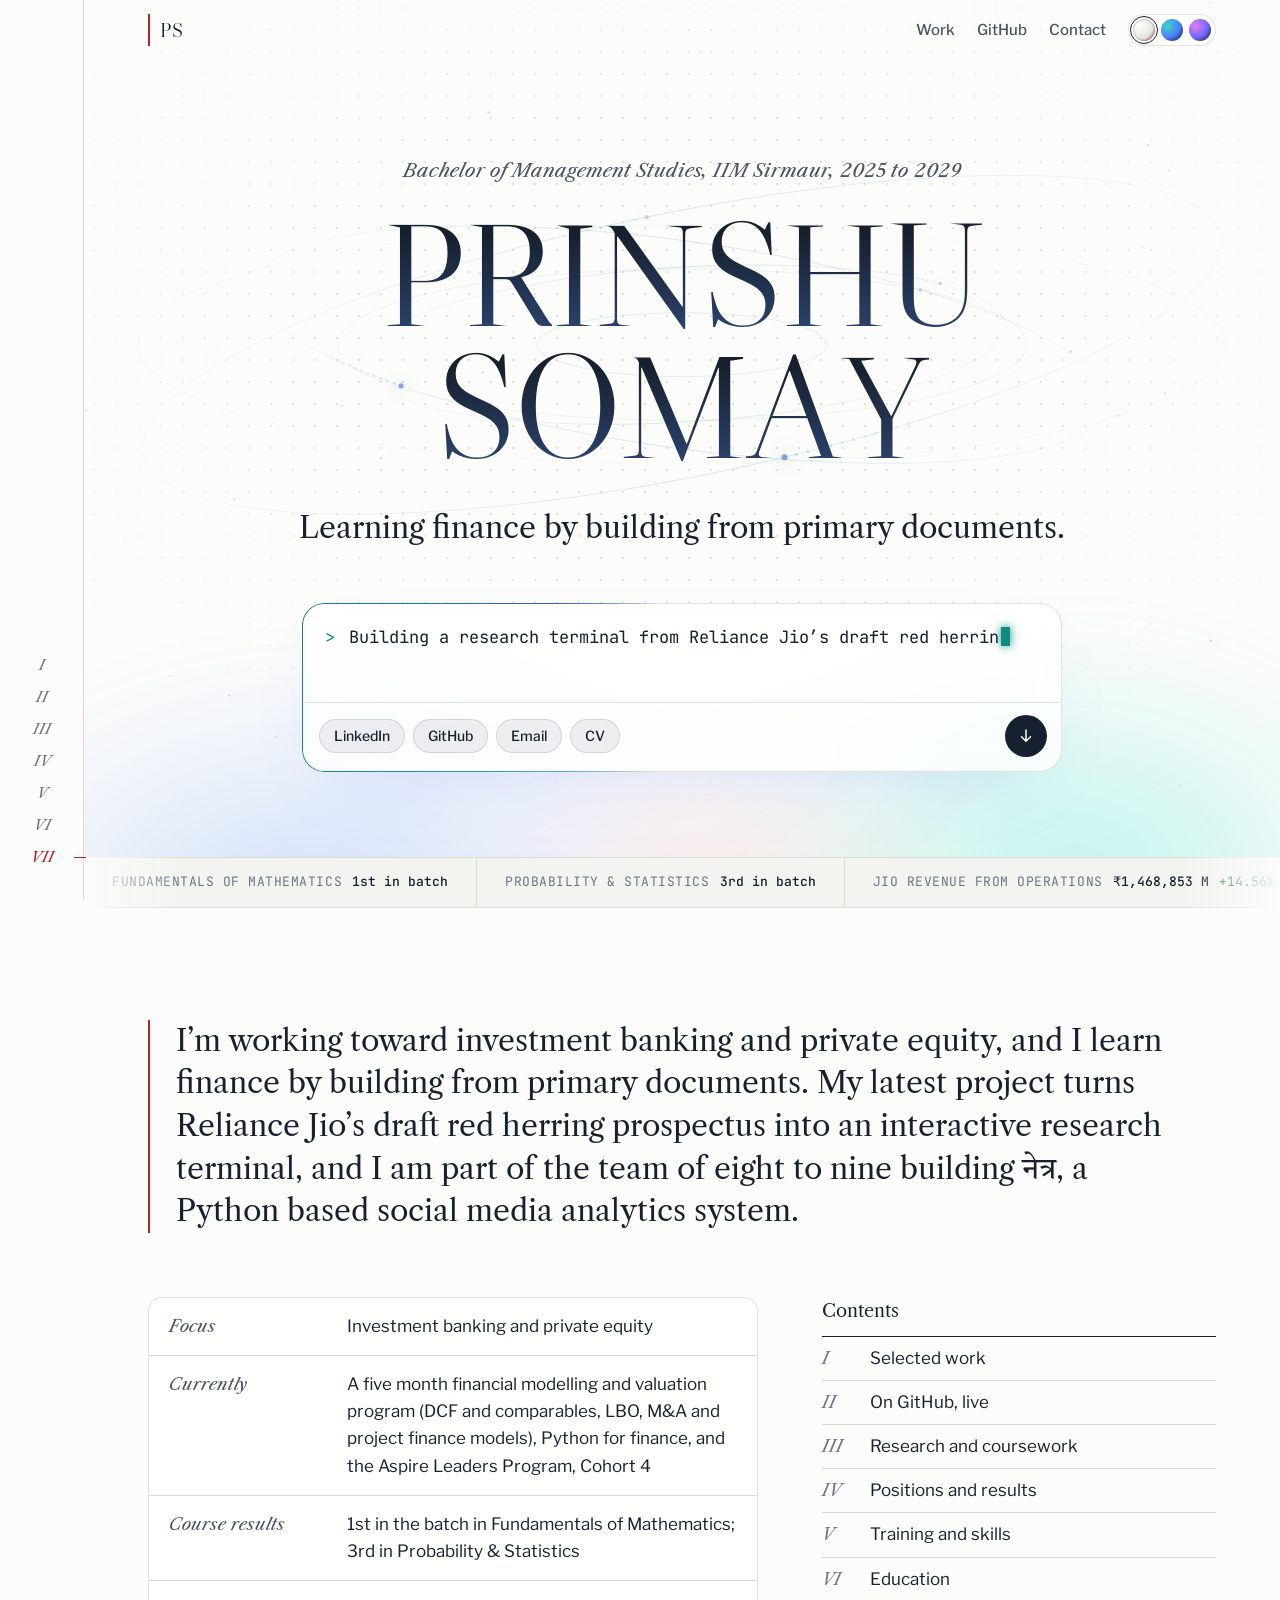
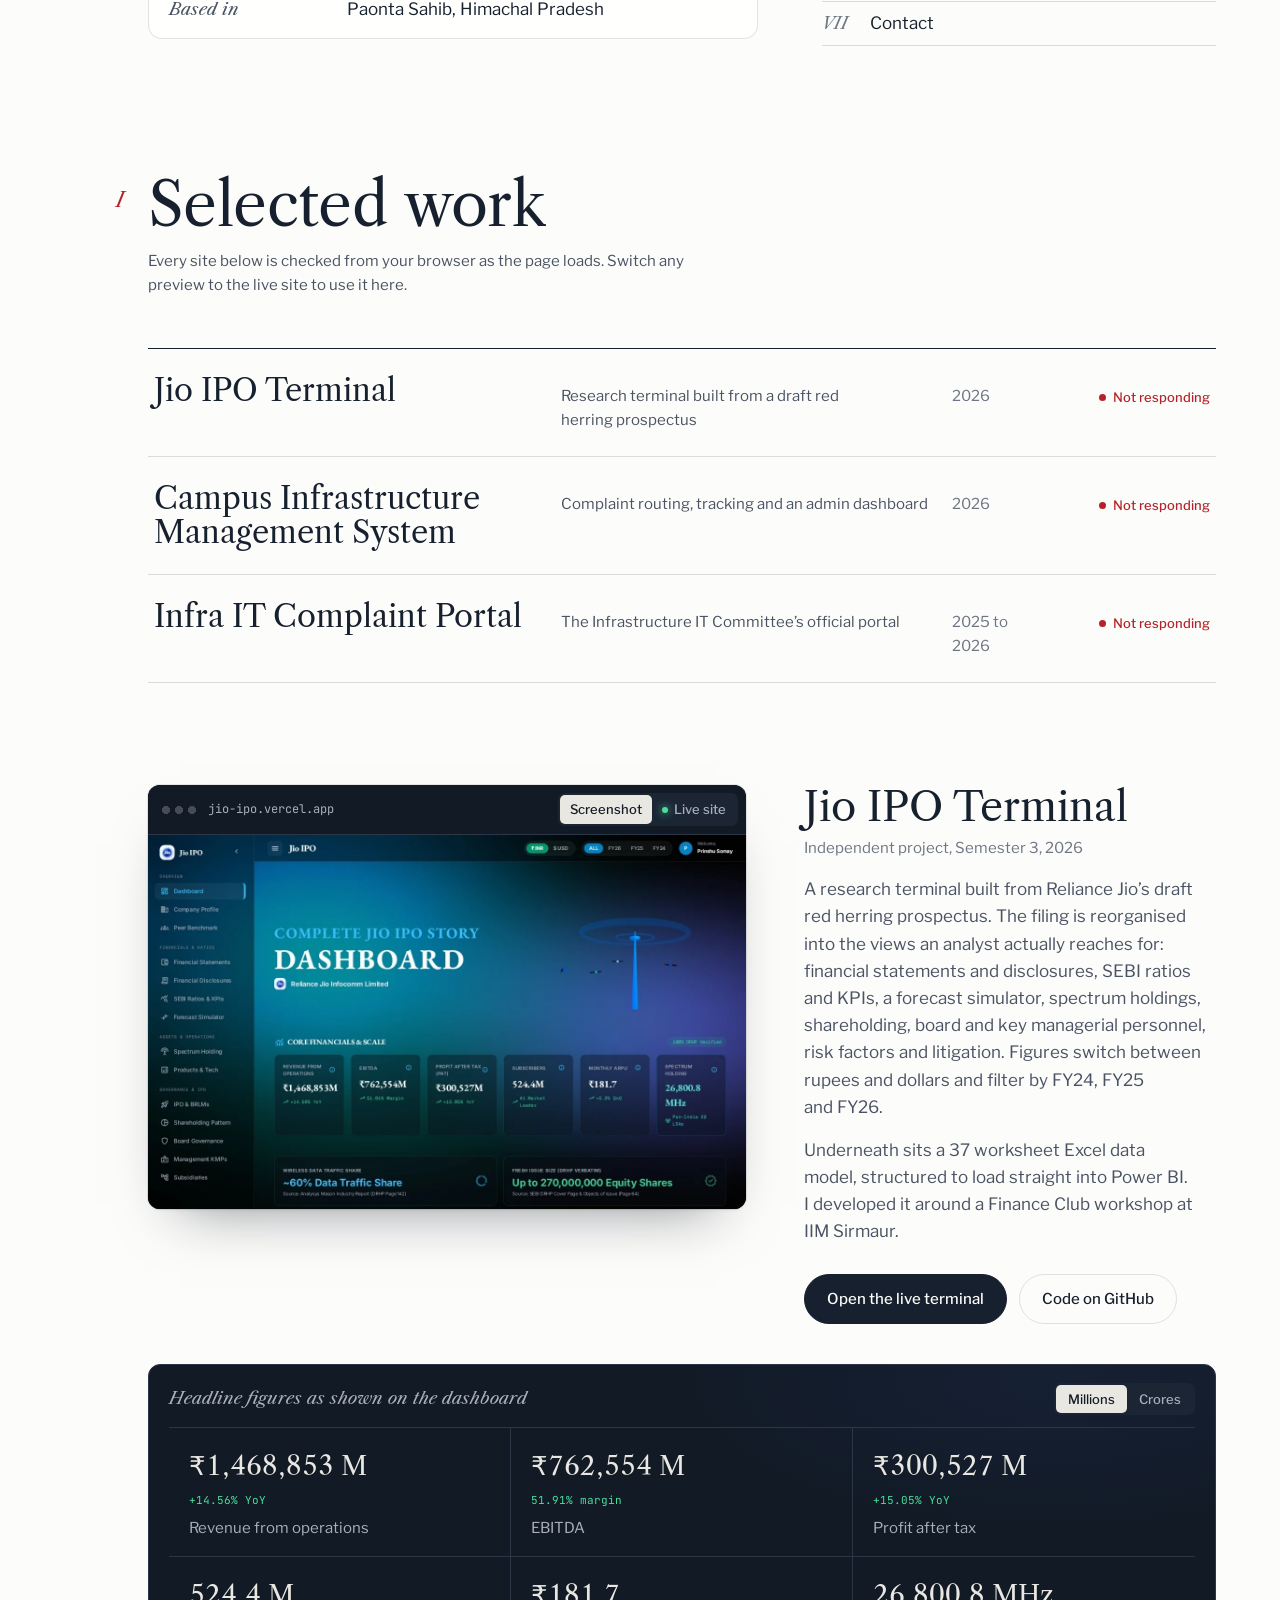
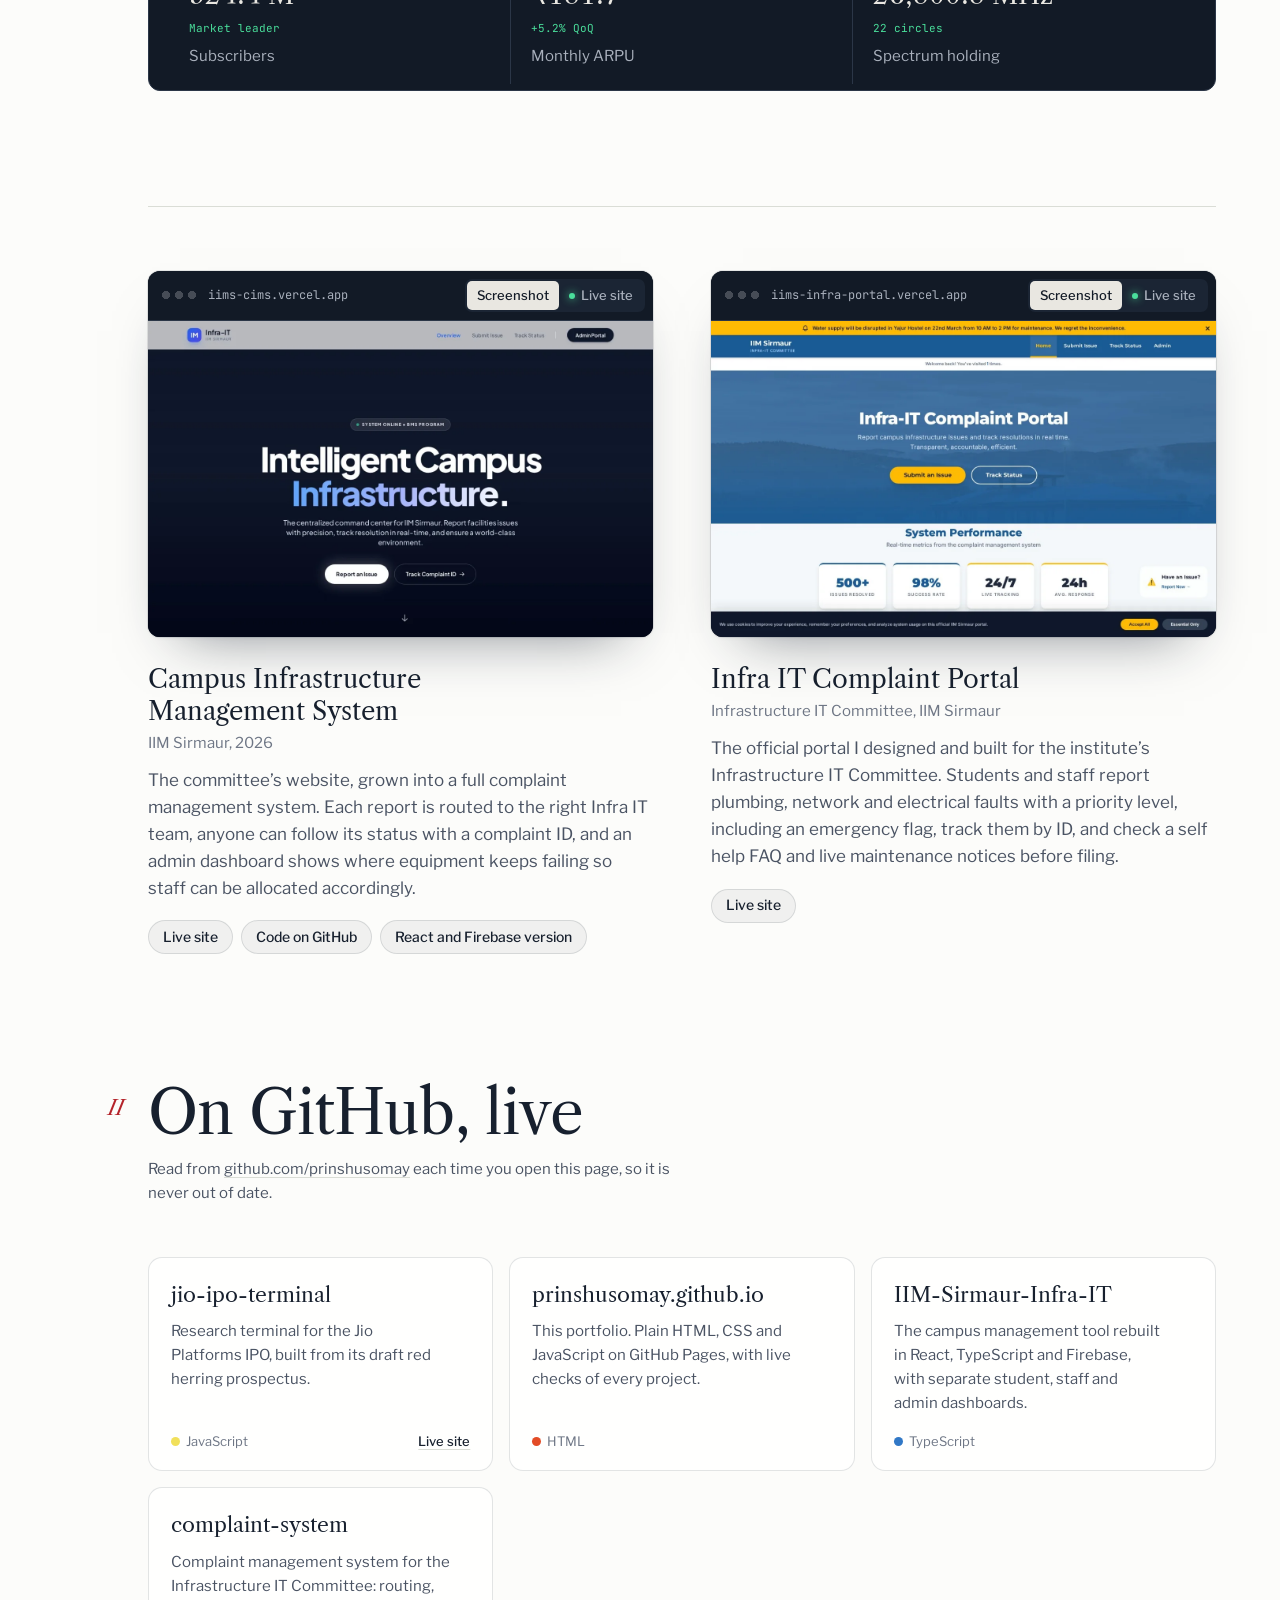
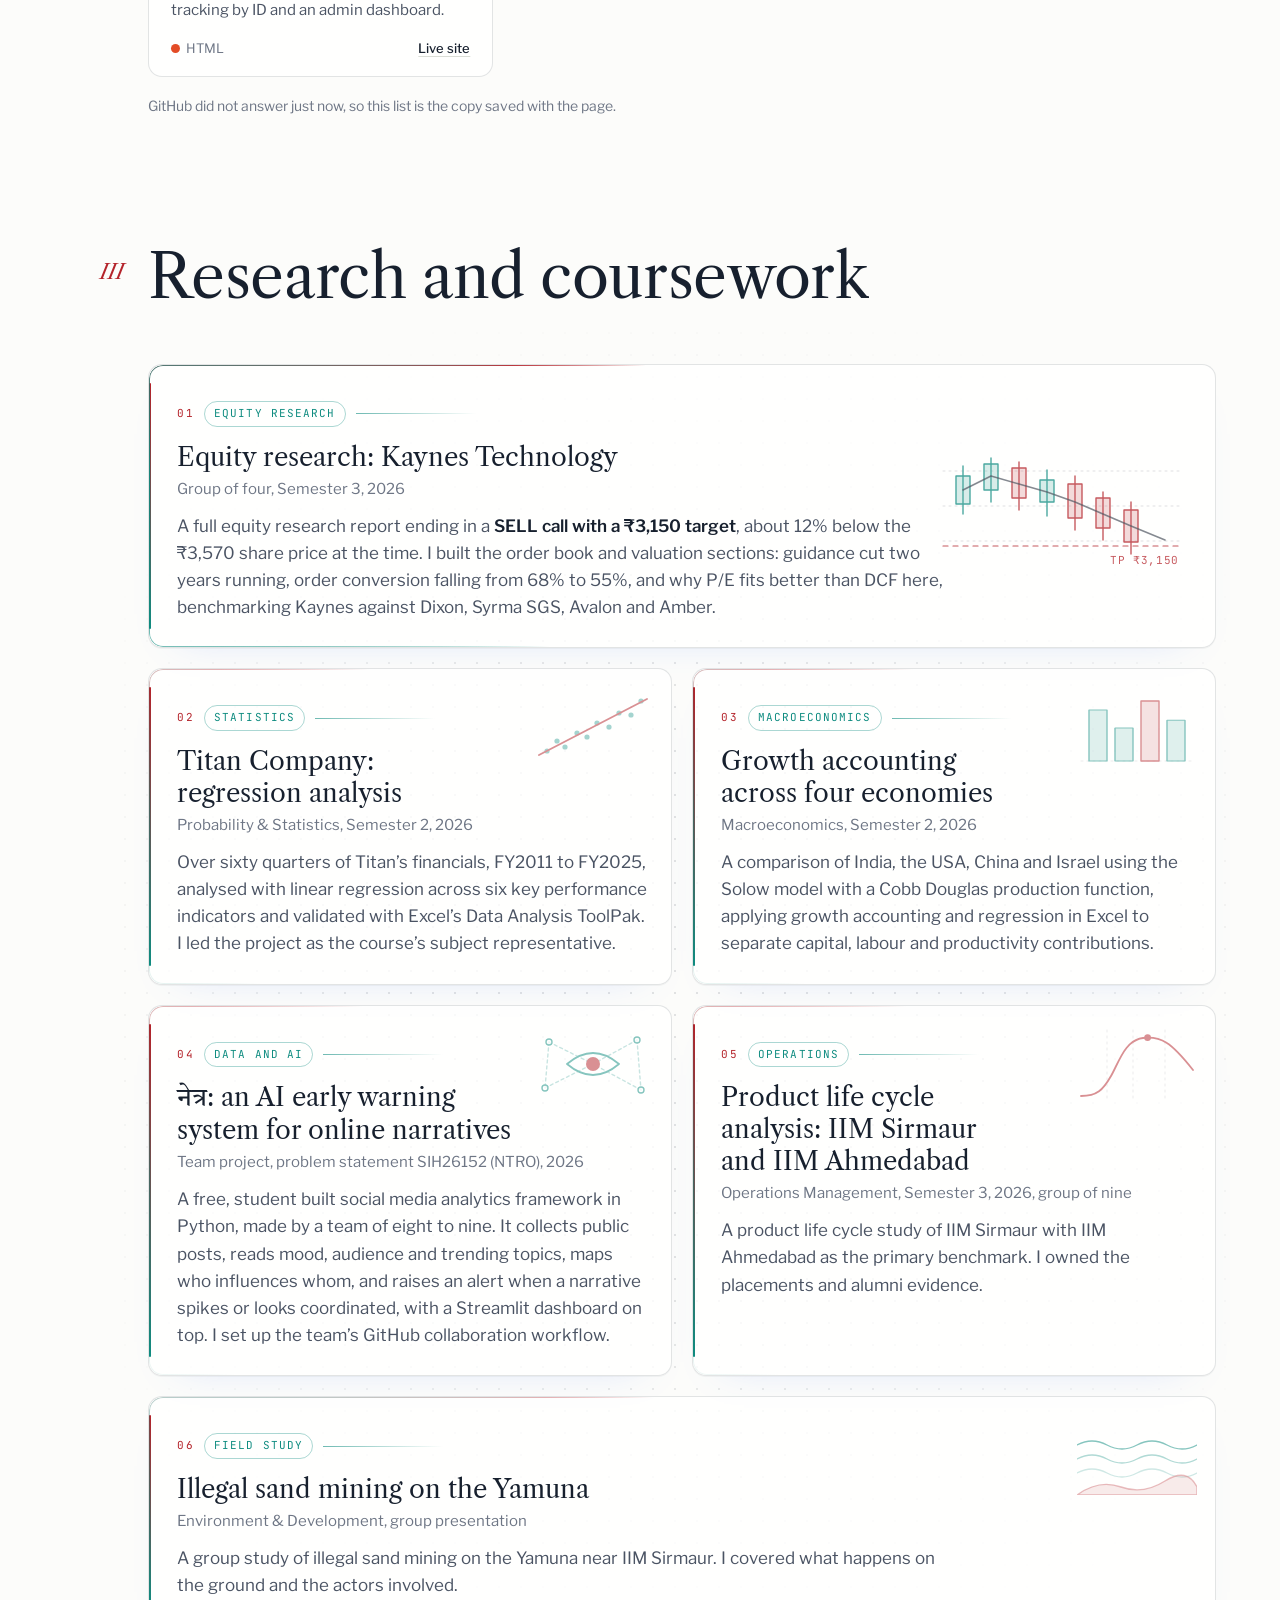
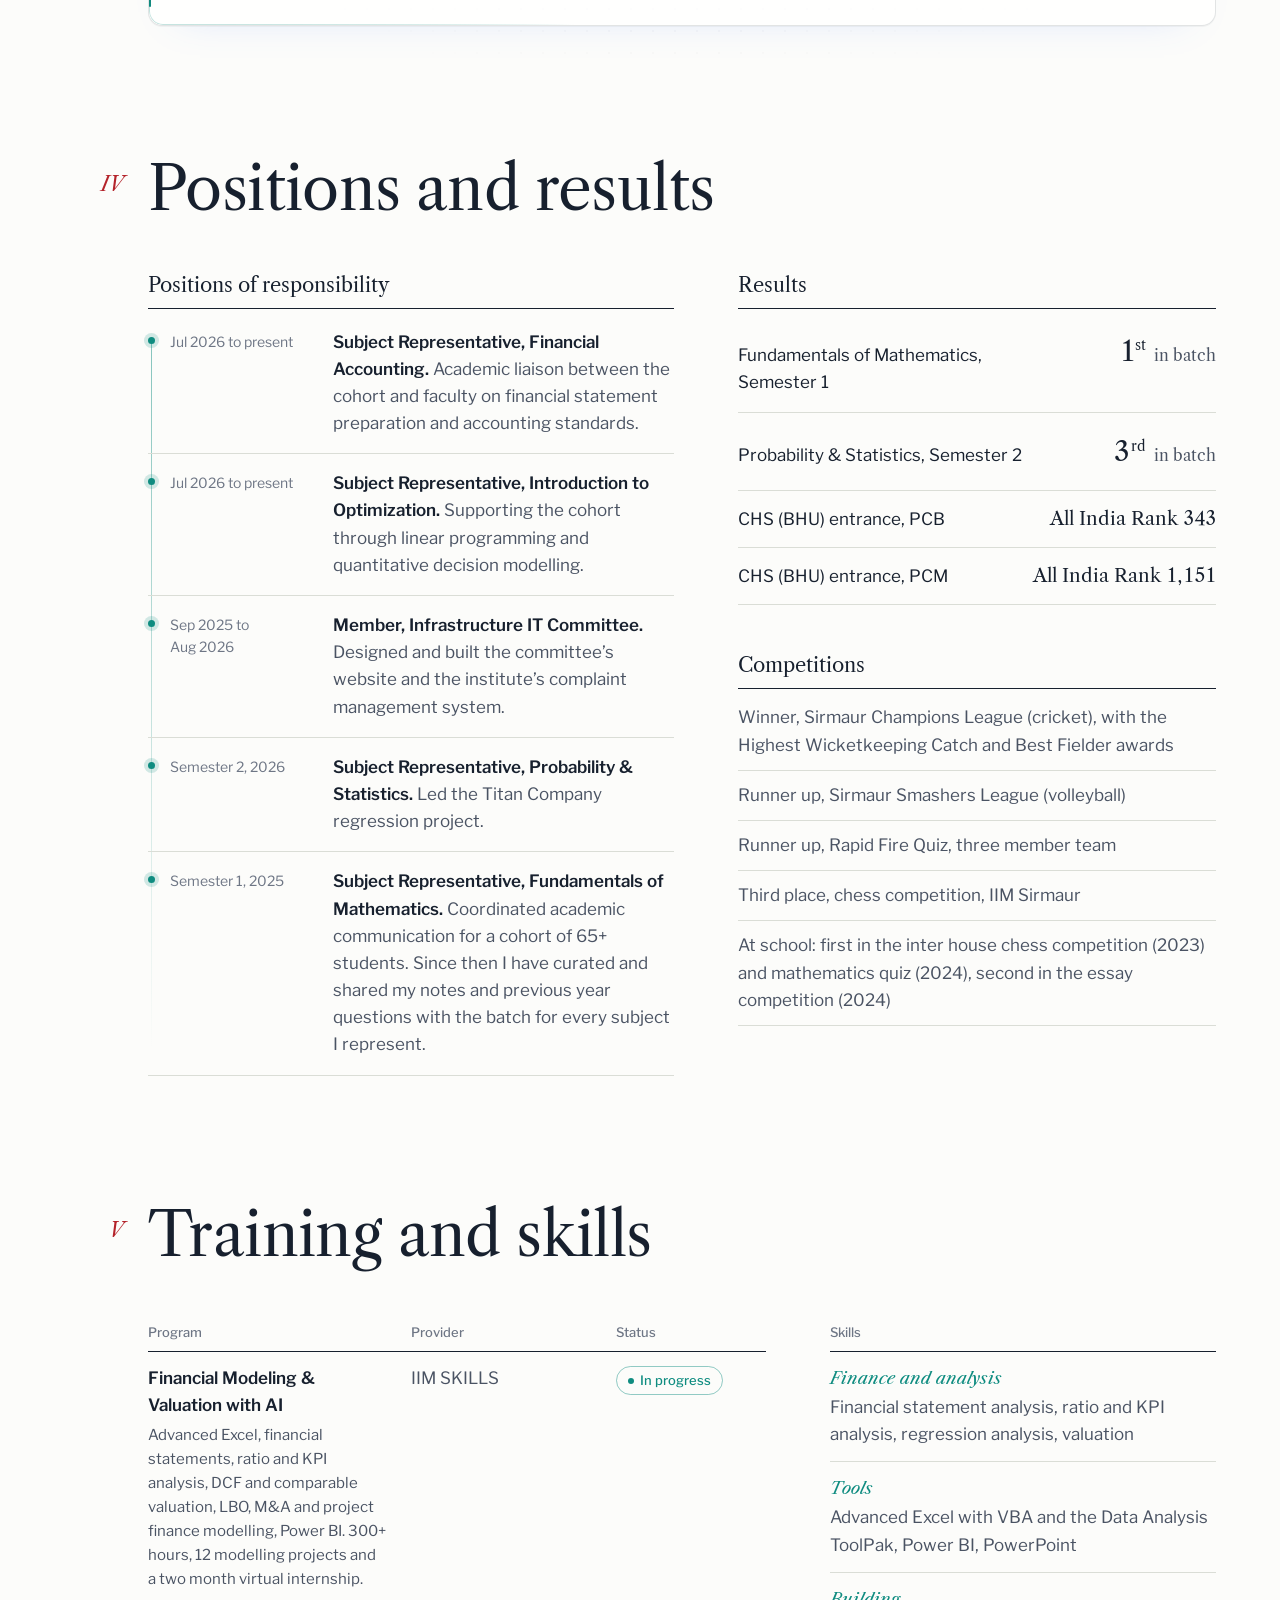
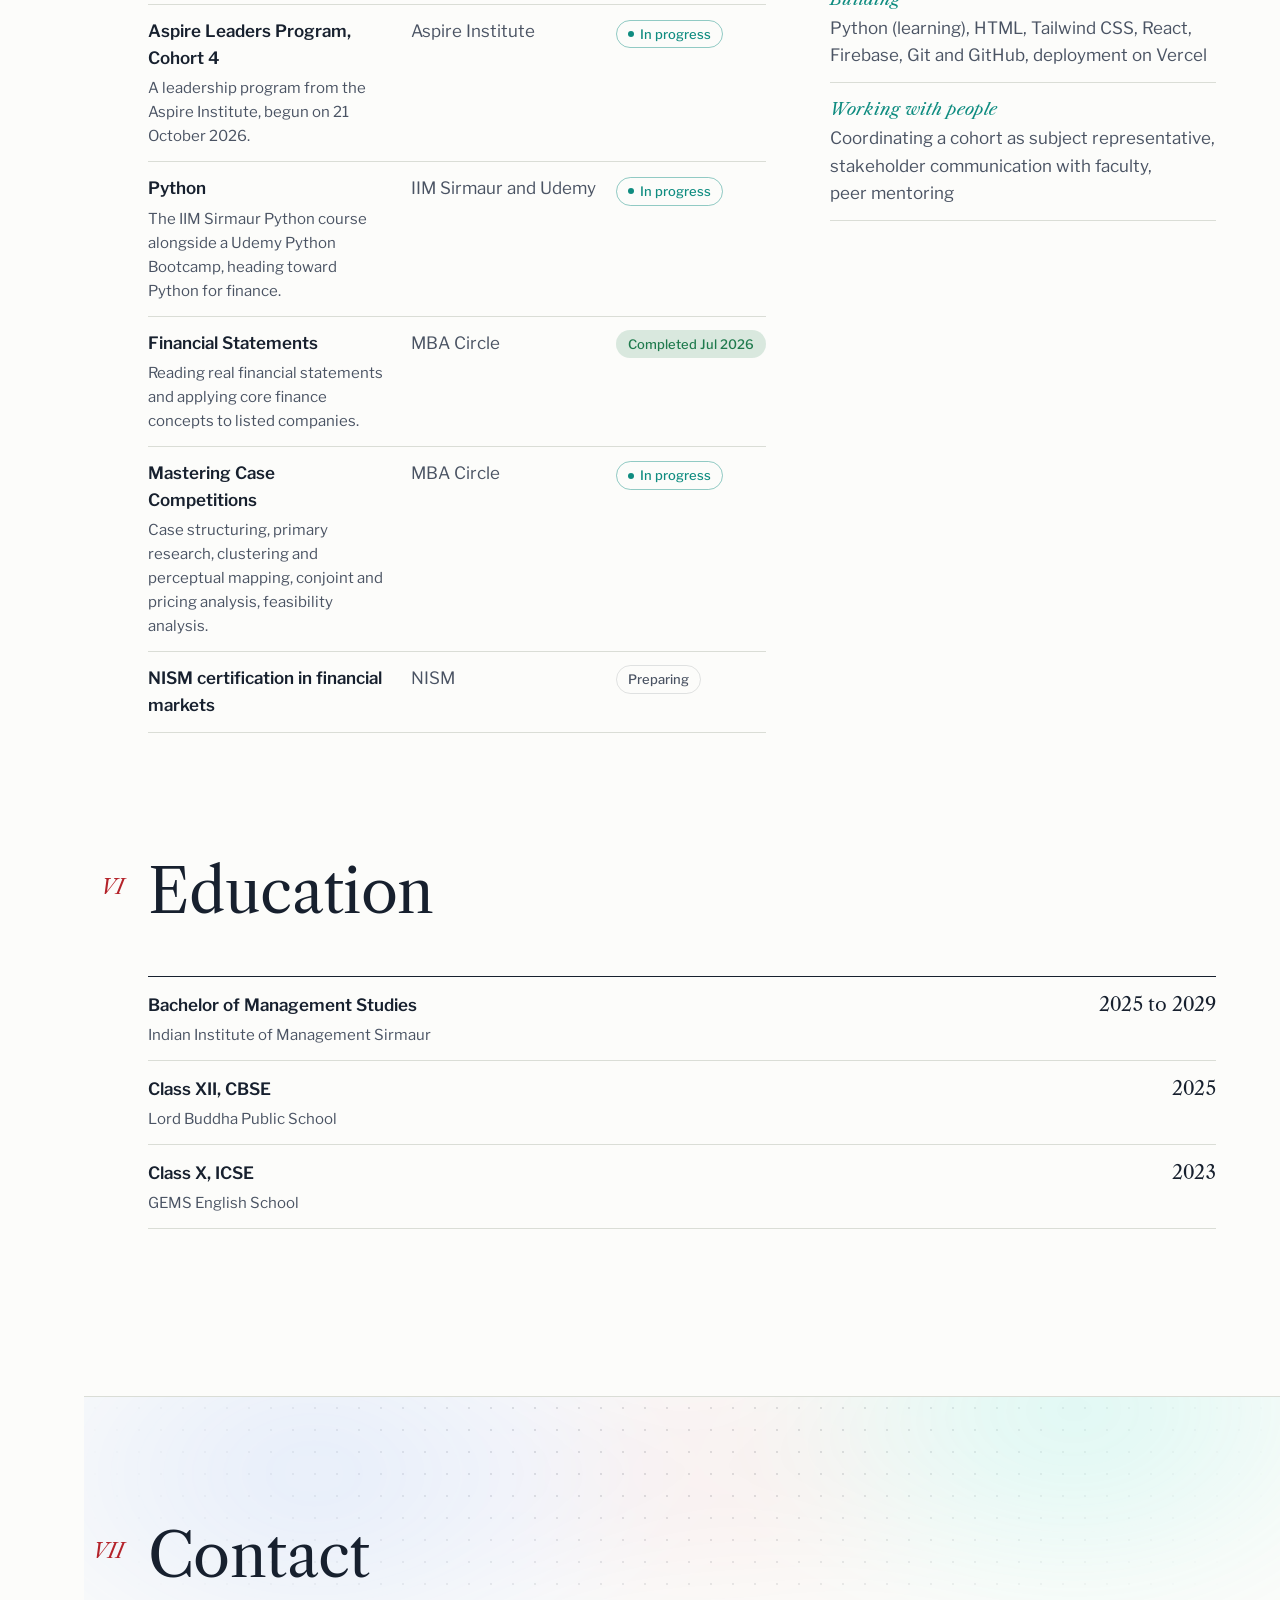
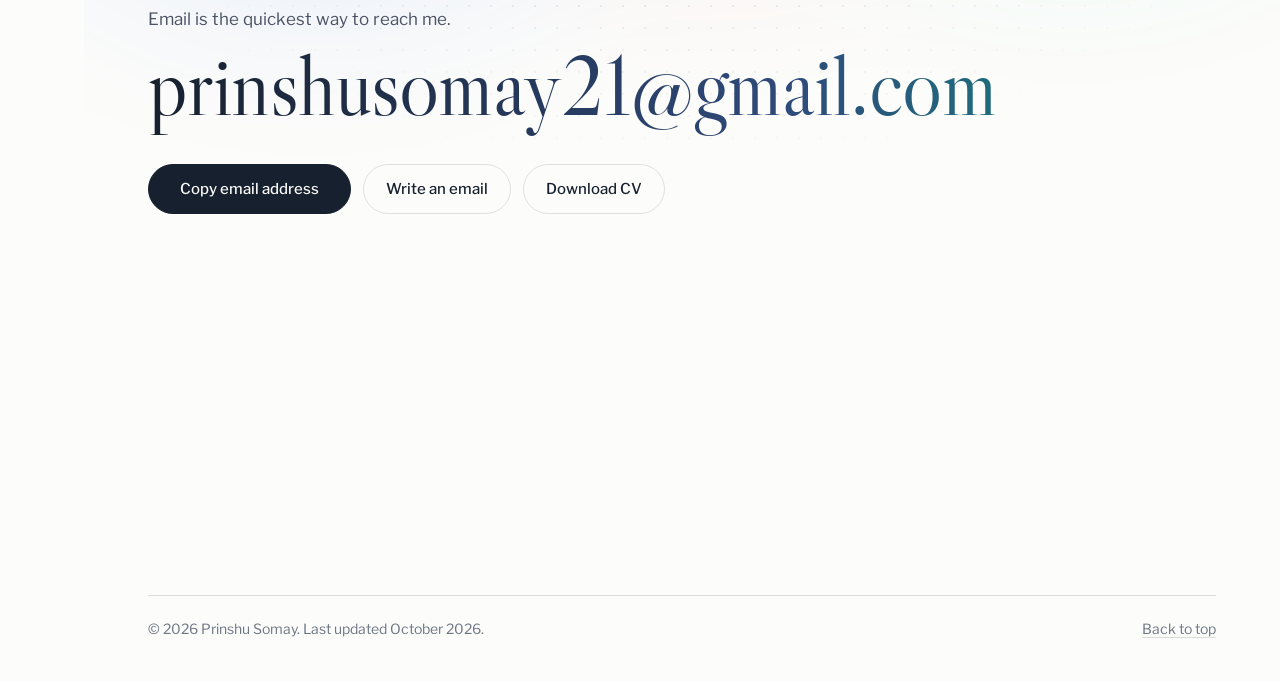
<file: preview/jio-ipo-terminal/index.html>
<!doctype html>
<html lang="en">
<head>
  <meta charset="utf-8">
  <meta name="viewport" content="width=device-width, initial-scale=1">
  <title>Jio IPO Terminal | Prinshu Somay</title>
  <meta name="description" content="A research terminal built from Reliance Jio&#x27;s draft red herring prospectus, with headline figures in rupee millions or crores.">
  <meta name="robots" content="noindex">
  <meta property="og:type" content="website">
  <meta property="og:site_name" content="Prinshu Somay">
  <meta property="og:title" content="Jio IPO Terminal | Prinshu Somay">
  <meta property="og:description" content="A research terminal built from Reliance Jio&#x27;s draft red herring prospectus, with headline figures in rupee millions or crores.">
  <meta property="og:url" content="https://prinshusomay.github.io/preview/jio-ipo-terminal/">
  <meta property="og:image" content="https://prinshusomay.github.io/assets/social/terminal.jpg">
  <meta property="og:image:width" content="1200">
  <meta property="og:image:height" content="627">
  <meta property="og:image:alt" content="Jio IPO Terminal | Prinshu Somay">
  <meta name="twitter:card" content="summary_large_image">
  <meta name="theme-color" content="#070B14">
  <link rel="icon" href="/assets/favicon.svg" type="image/svg+xml">
  <script>location.replace('/#case-jio');</script>
  <style>body{margin:0;min-height:100vh;display:grid;place-items:center;background:#070B14;color:#EEF1F6;font:17px/1.6 "Helvetica Neue",Arial,sans-serif}a{color:#3DD6C6}</style>
</head>
<body>
  <p><a href="/#case-jio">Open Prinshu Somay&rsquo;s portfolio</a></p>
</body>
</html>
</file>
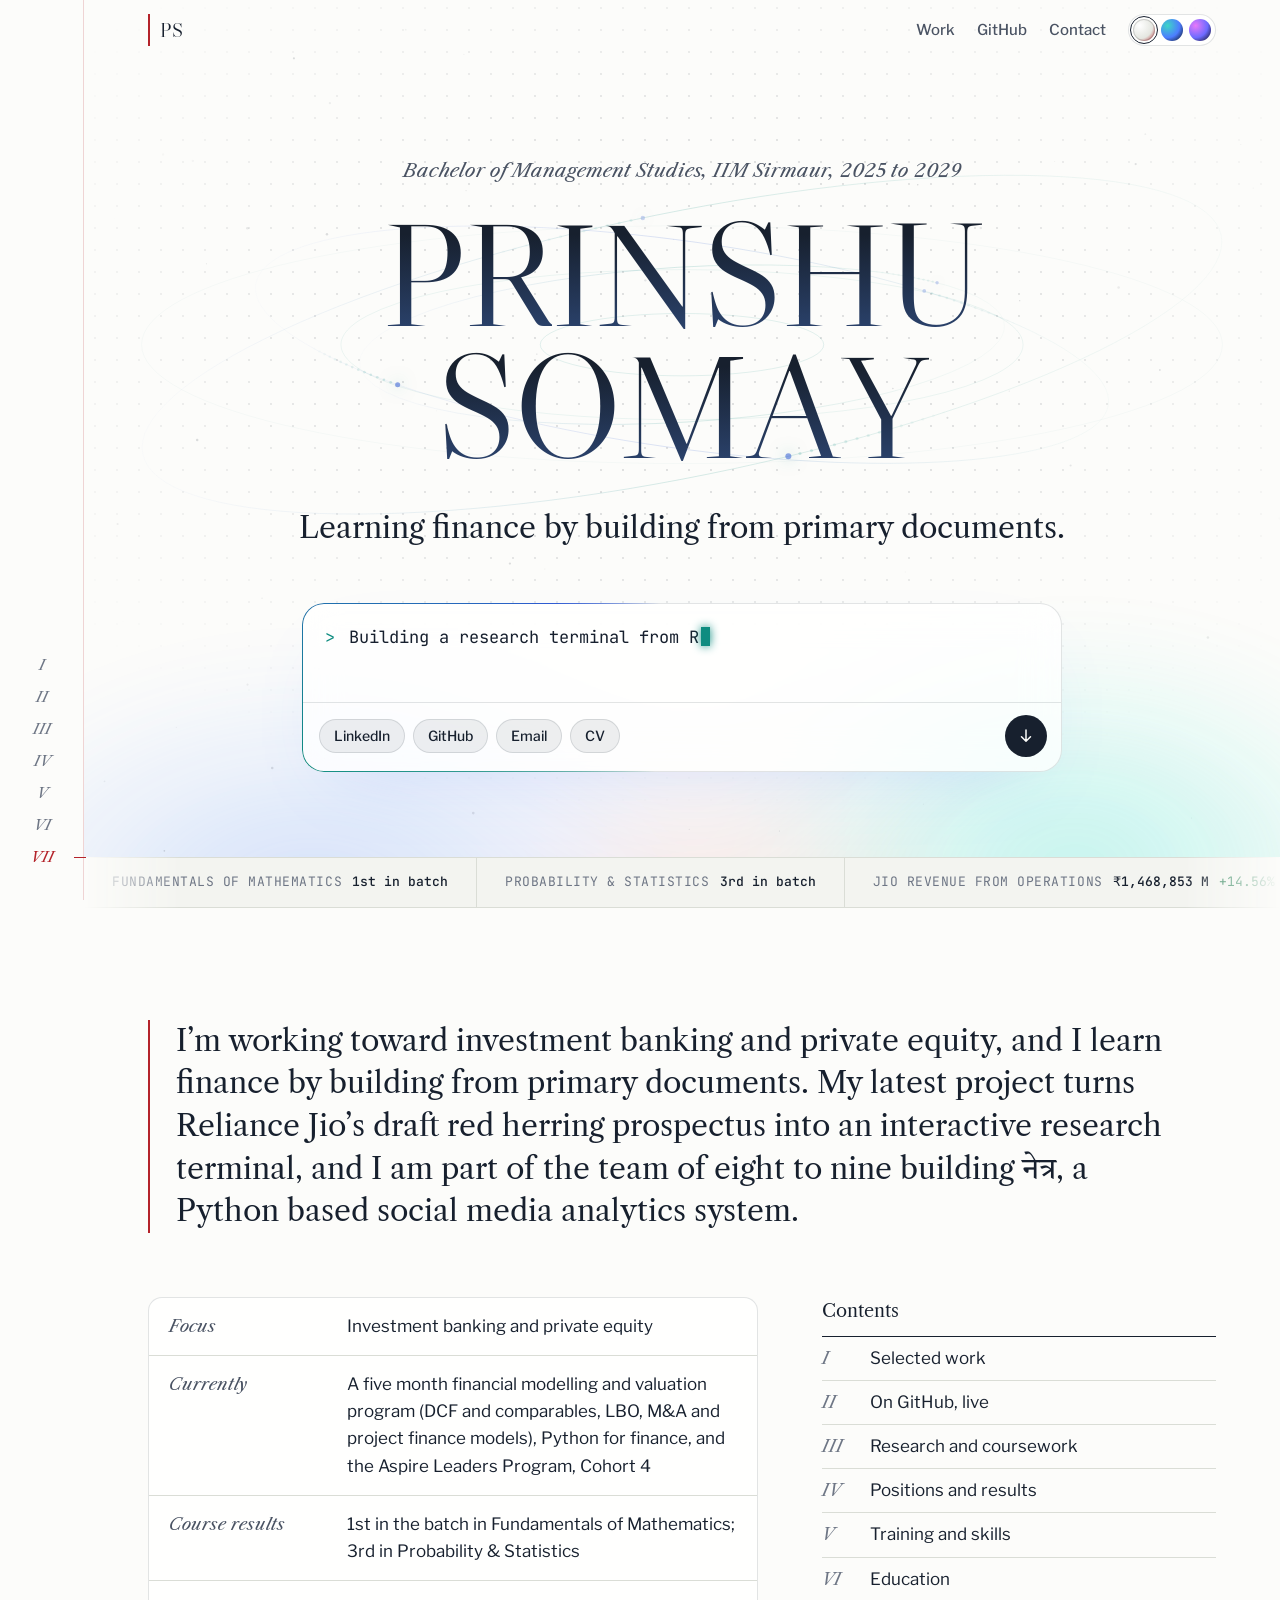
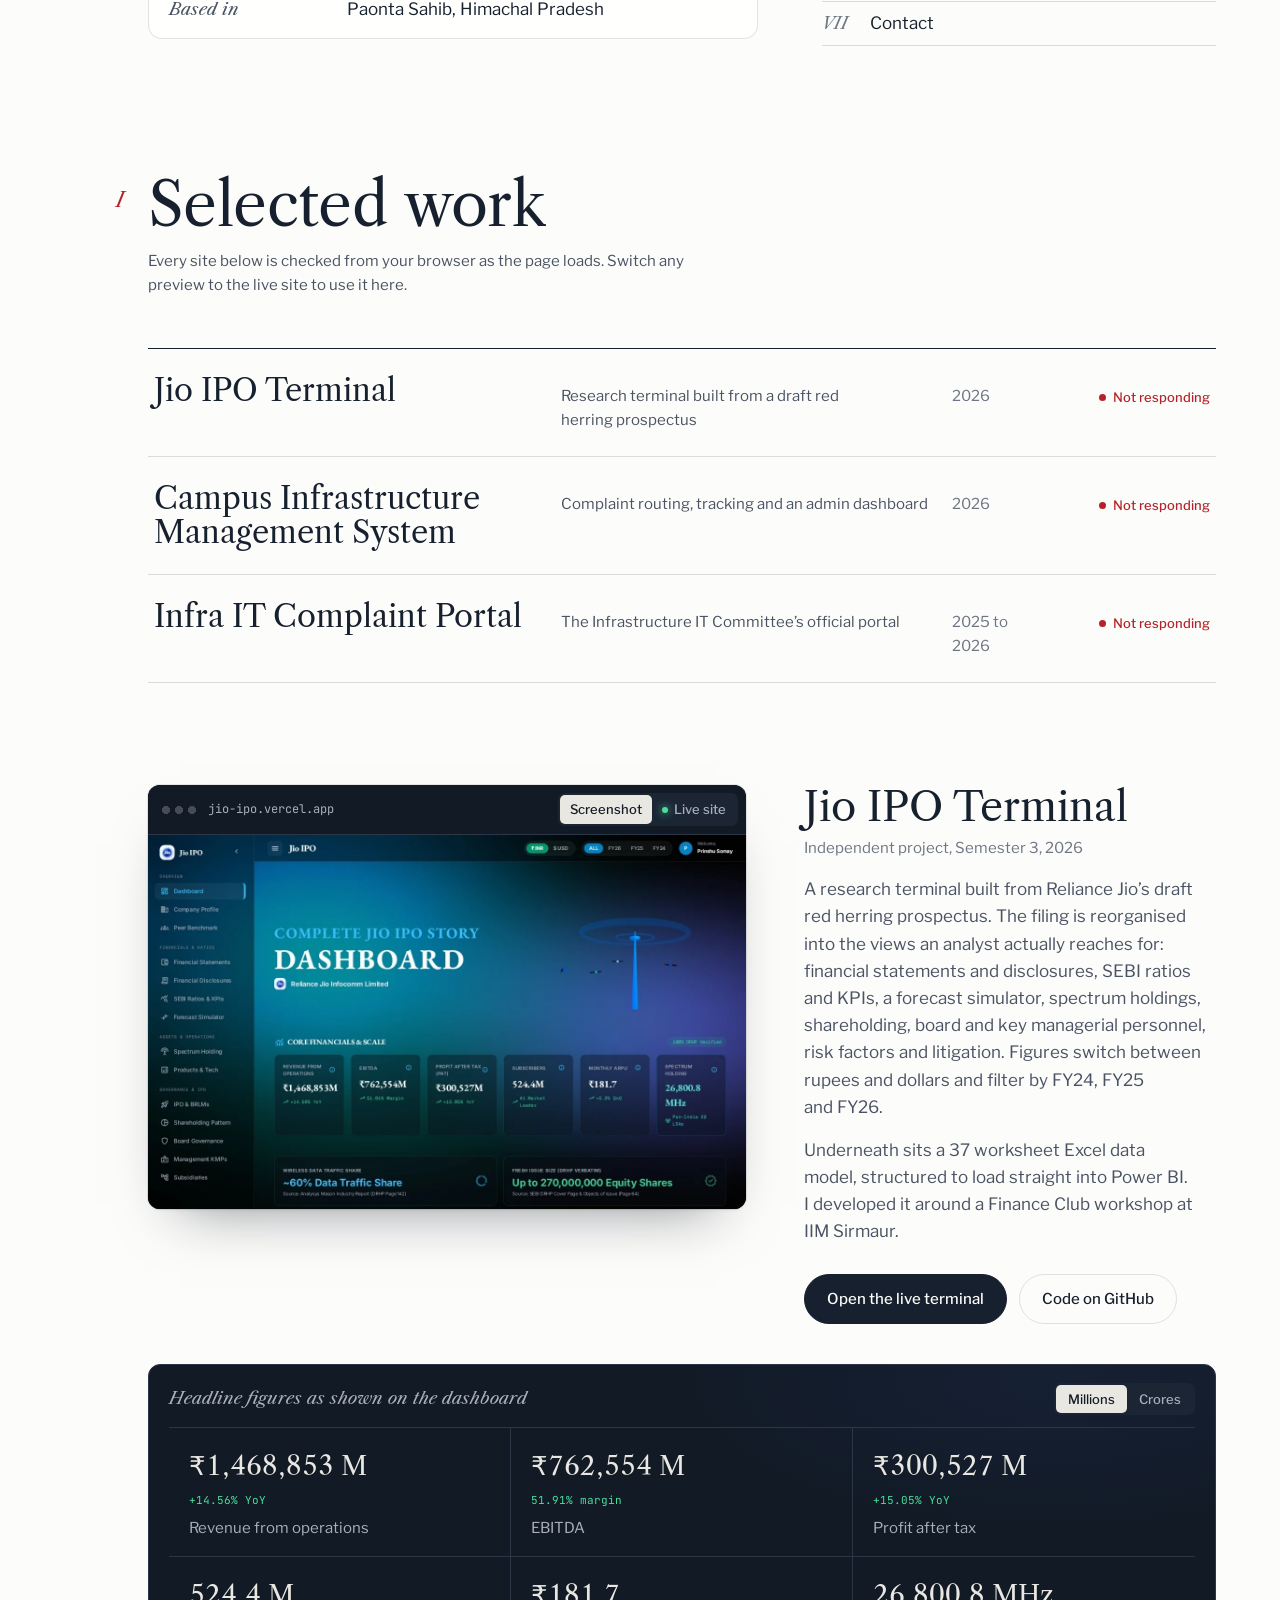
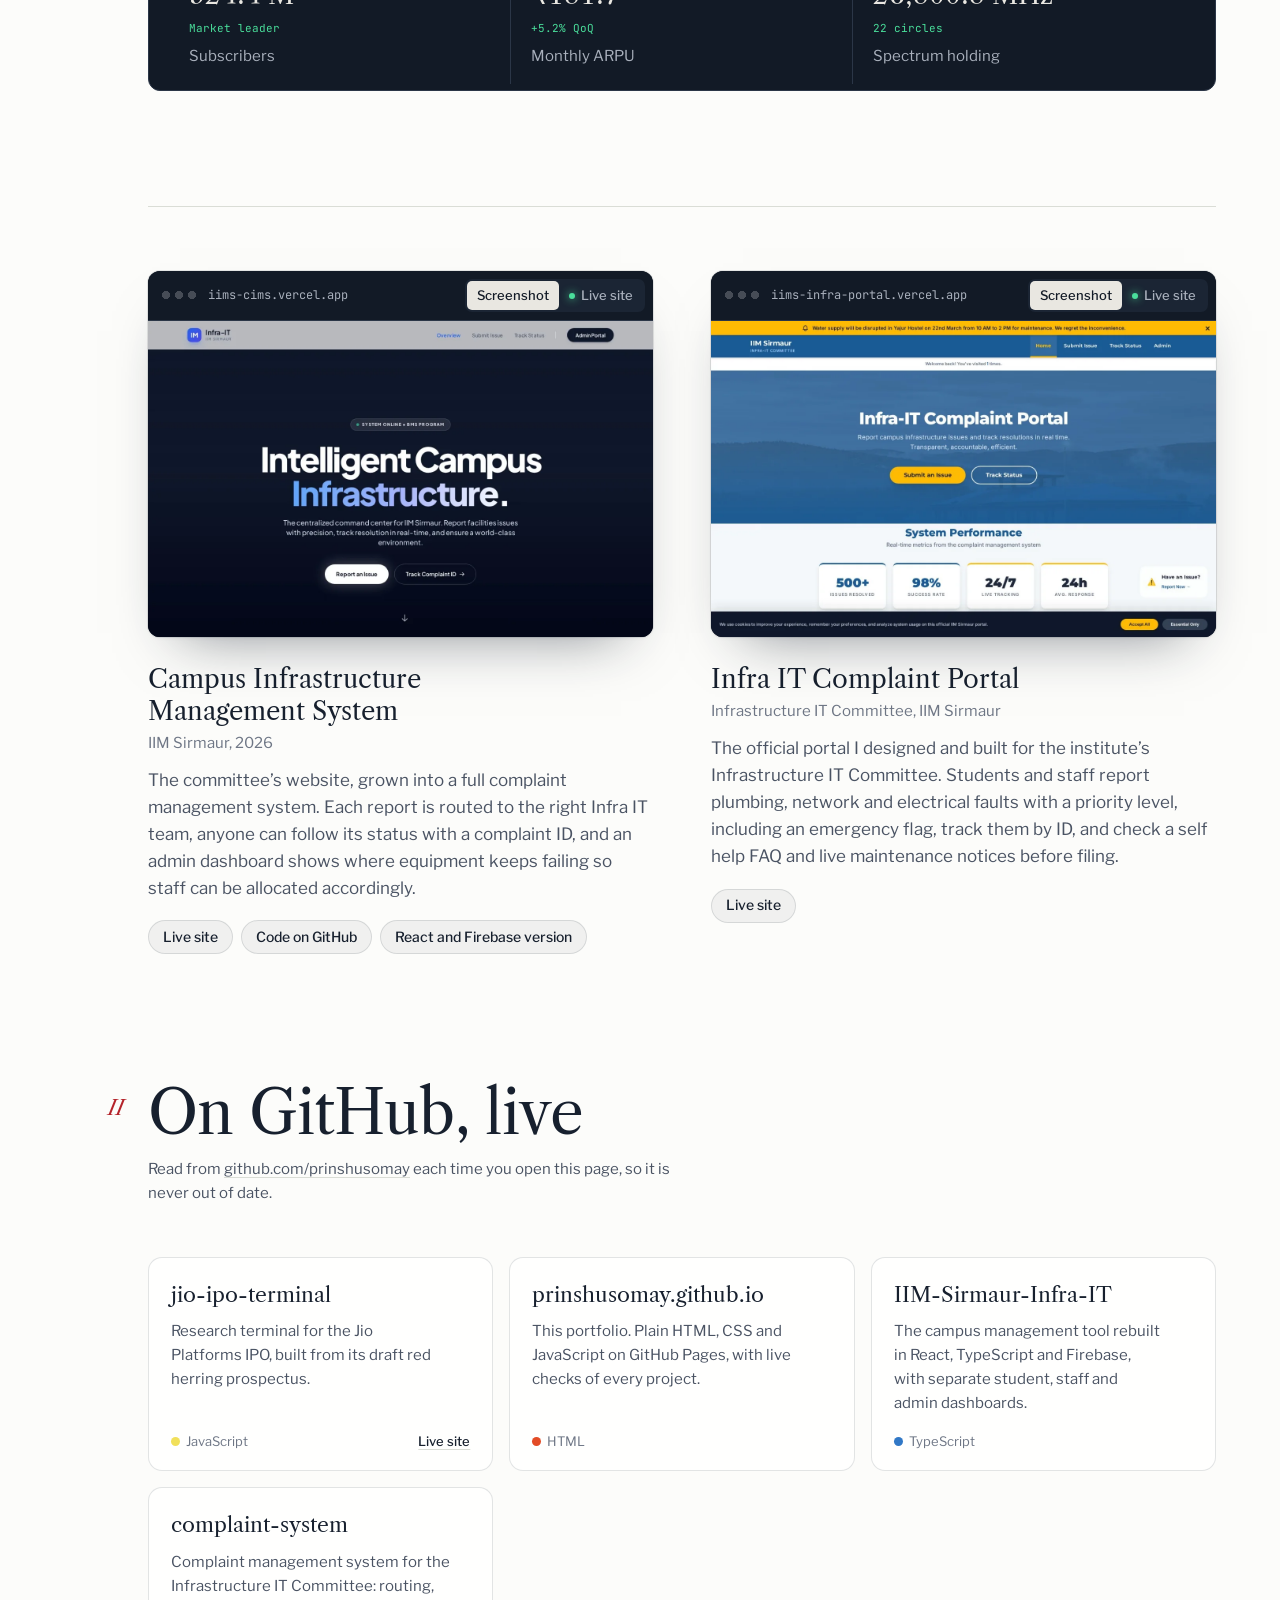
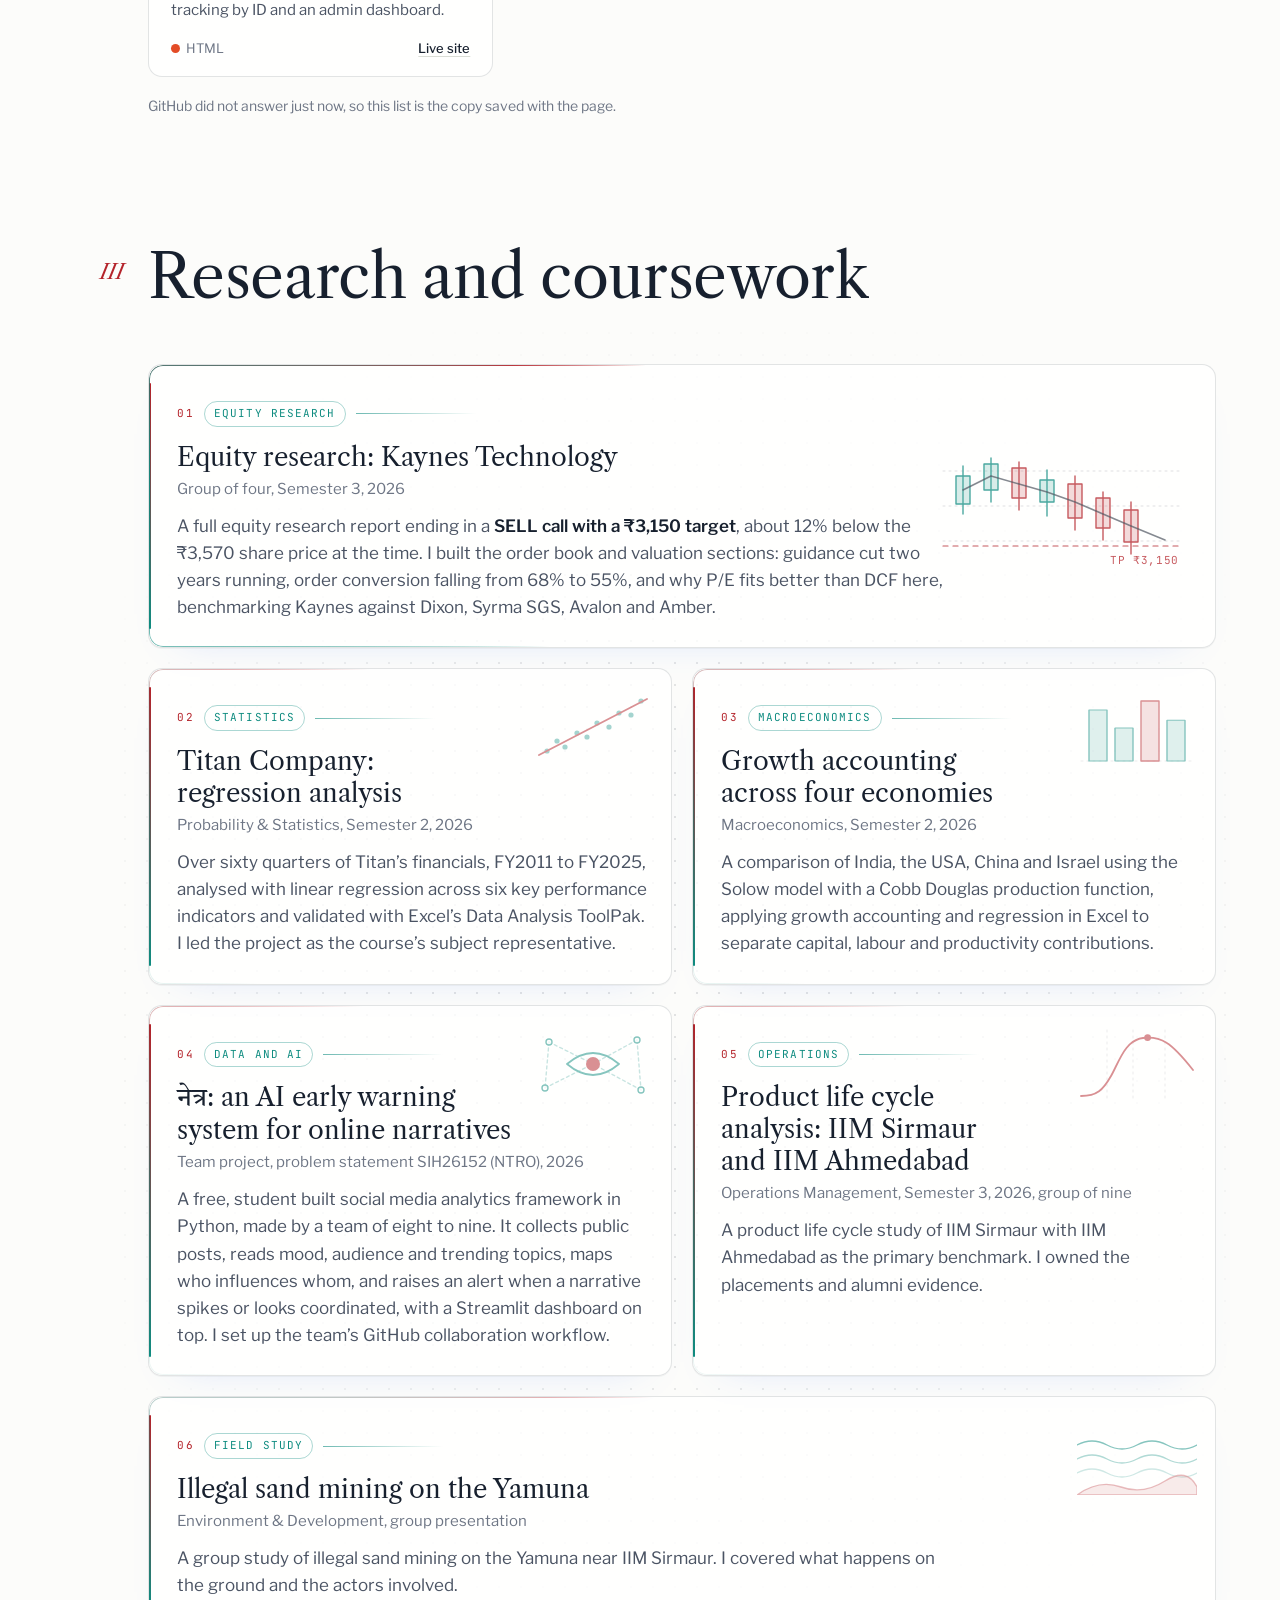
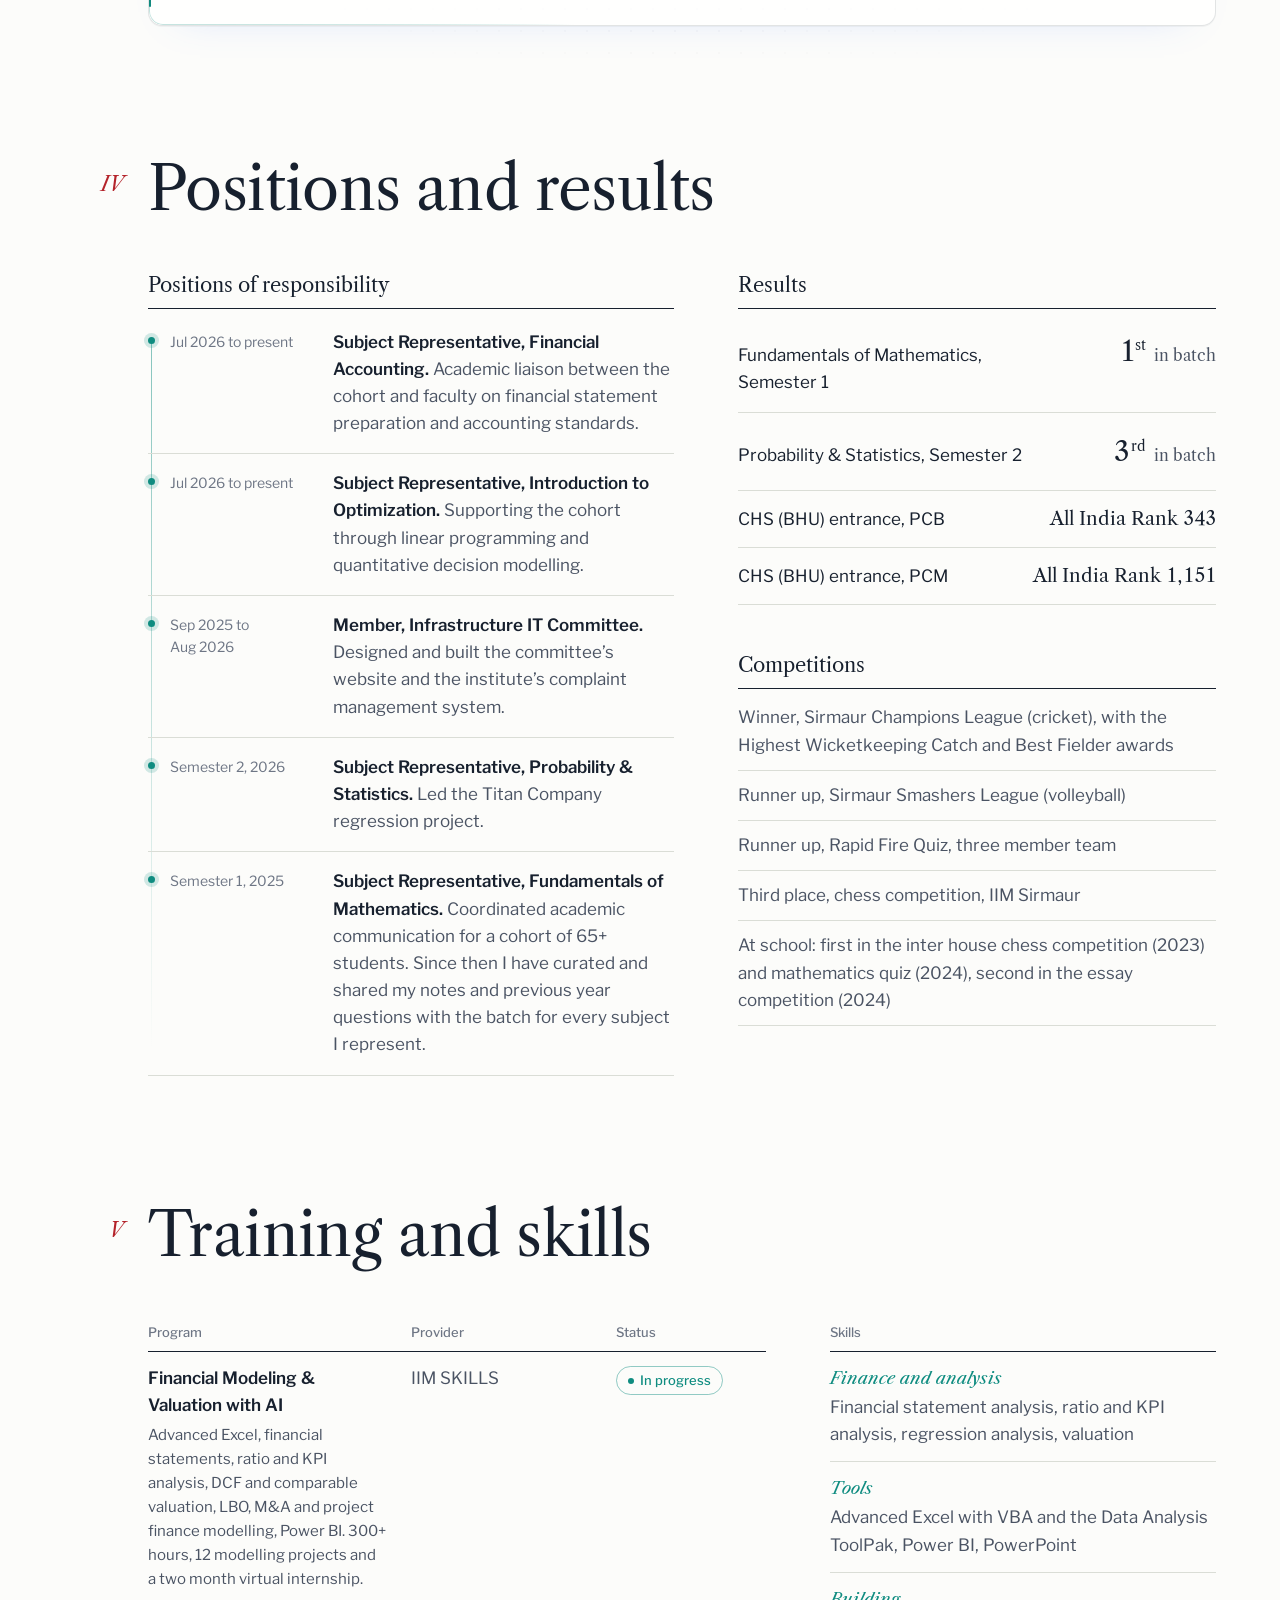
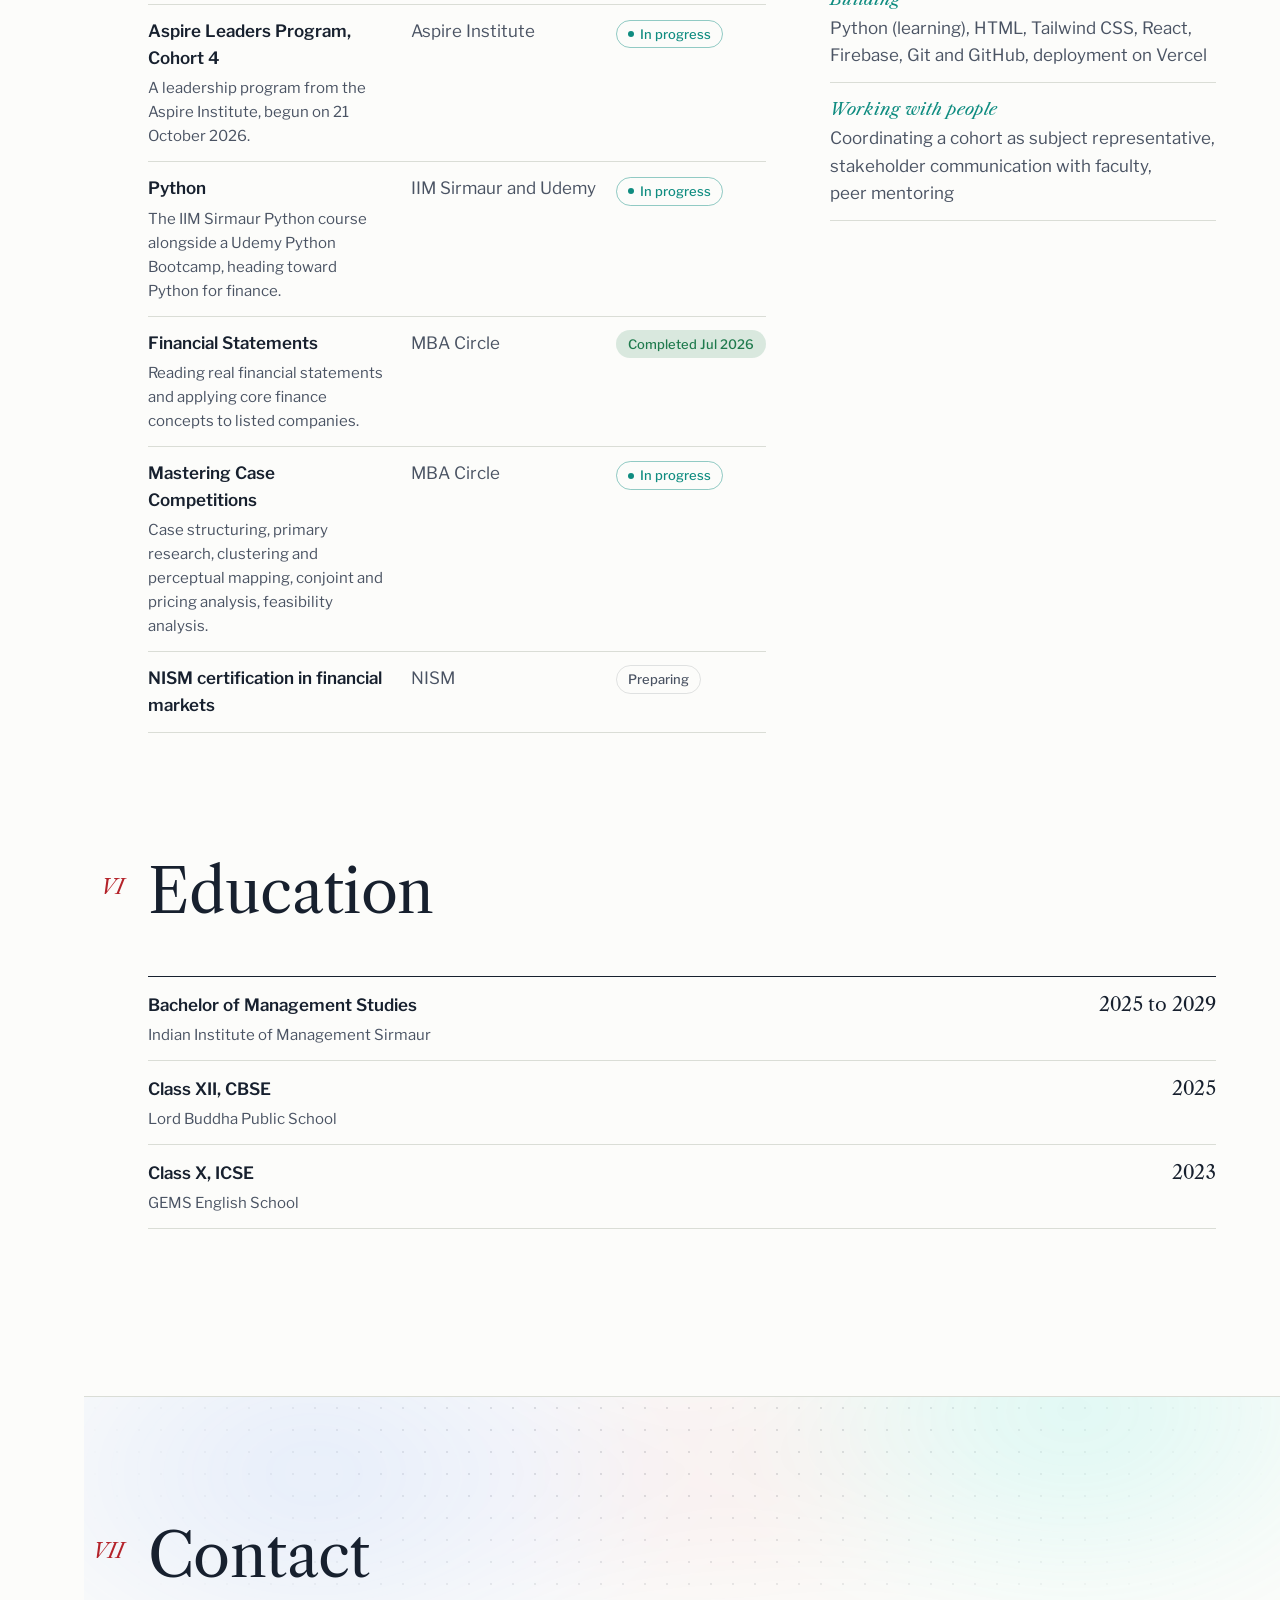
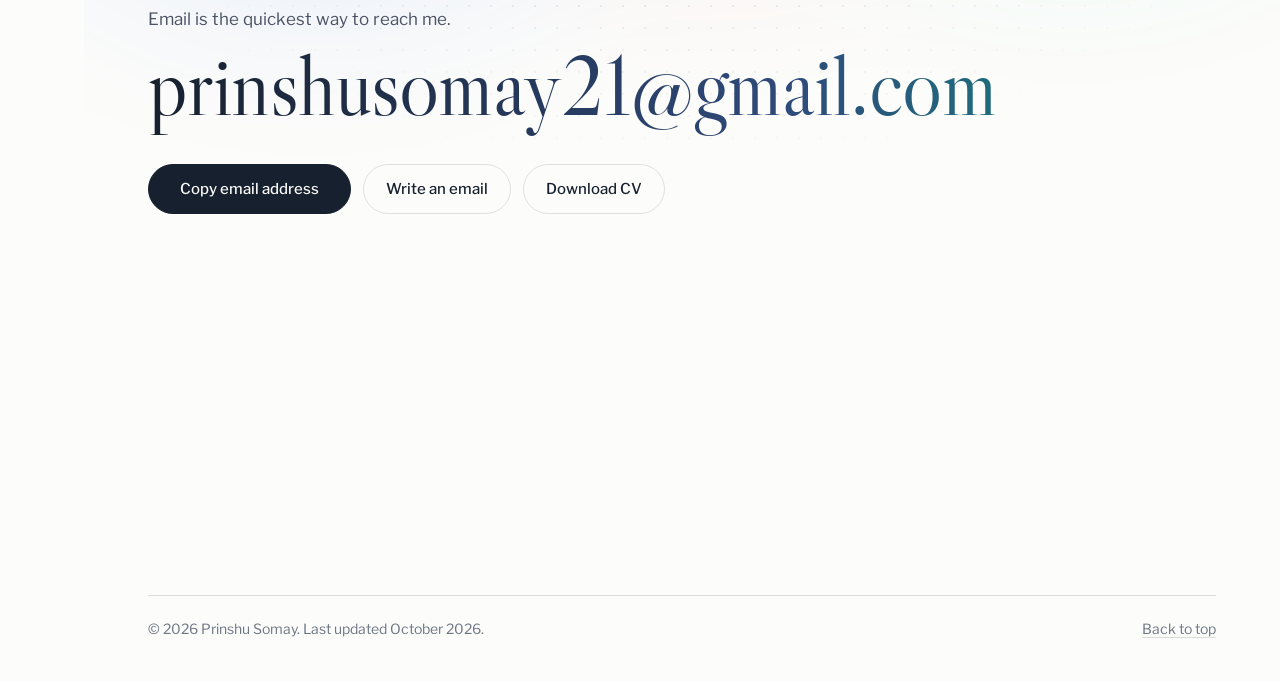
<file: preview/mobile/index.html>
<!doctype html>
<html lang="en">
<head>
  <meta charset="utf-8">
  <meta name="viewport" content="width=device-width, initial-scale=1">
  <title>On a phone | Prinshu Somay</title>
  <meta name="description" content="The full portfolio, laid out for phones: the hero, live project checks and the Jio figures console.">
  <meta name="robots" content="noindex">
  <meta property="og:type" content="website">
  <meta property="og:site_name" content="Prinshu Somay">
  <meta property="og:title" content="On a phone | Prinshu Somay">
  <meta property="og:description" content="The full portfolio, laid out for phones: the hero, live project checks and the Jio figures console.">
  <meta property="og:url" content="https://prinshusomay.github.io/preview/mobile/">
  <meta property="og:image" content="https://prinshusomay.github.io/assets/social/mobile.jpg">
  <meta property="og:image:width" content="1200">
  <meta property="og:image:height" content="627">
  <meta property="og:image:alt" content="On a phone | Prinshu Somay">
  <meta name="twitter:card" content="summary_large_image">
  <meta name="theme-color" content="#070B14">
  <link rel="icon" href="/assets/favicon.svg" type="image/svg+xml">
  <script>location.replace('/');</script>
  <style>body{margin:0;min-height:100vh;display:grid;place-items:center;background:#070B14;color:#EEF1F6;font:17px/1.6 "Helvetica Neue",Arial,sans-serif}a{color:#3DD6C6}</style>
</head>
<body>
  <p><a href="/">Open Prinshu Somay&rsquo;s portfolio</a></p>
</body>
</html>
</file>
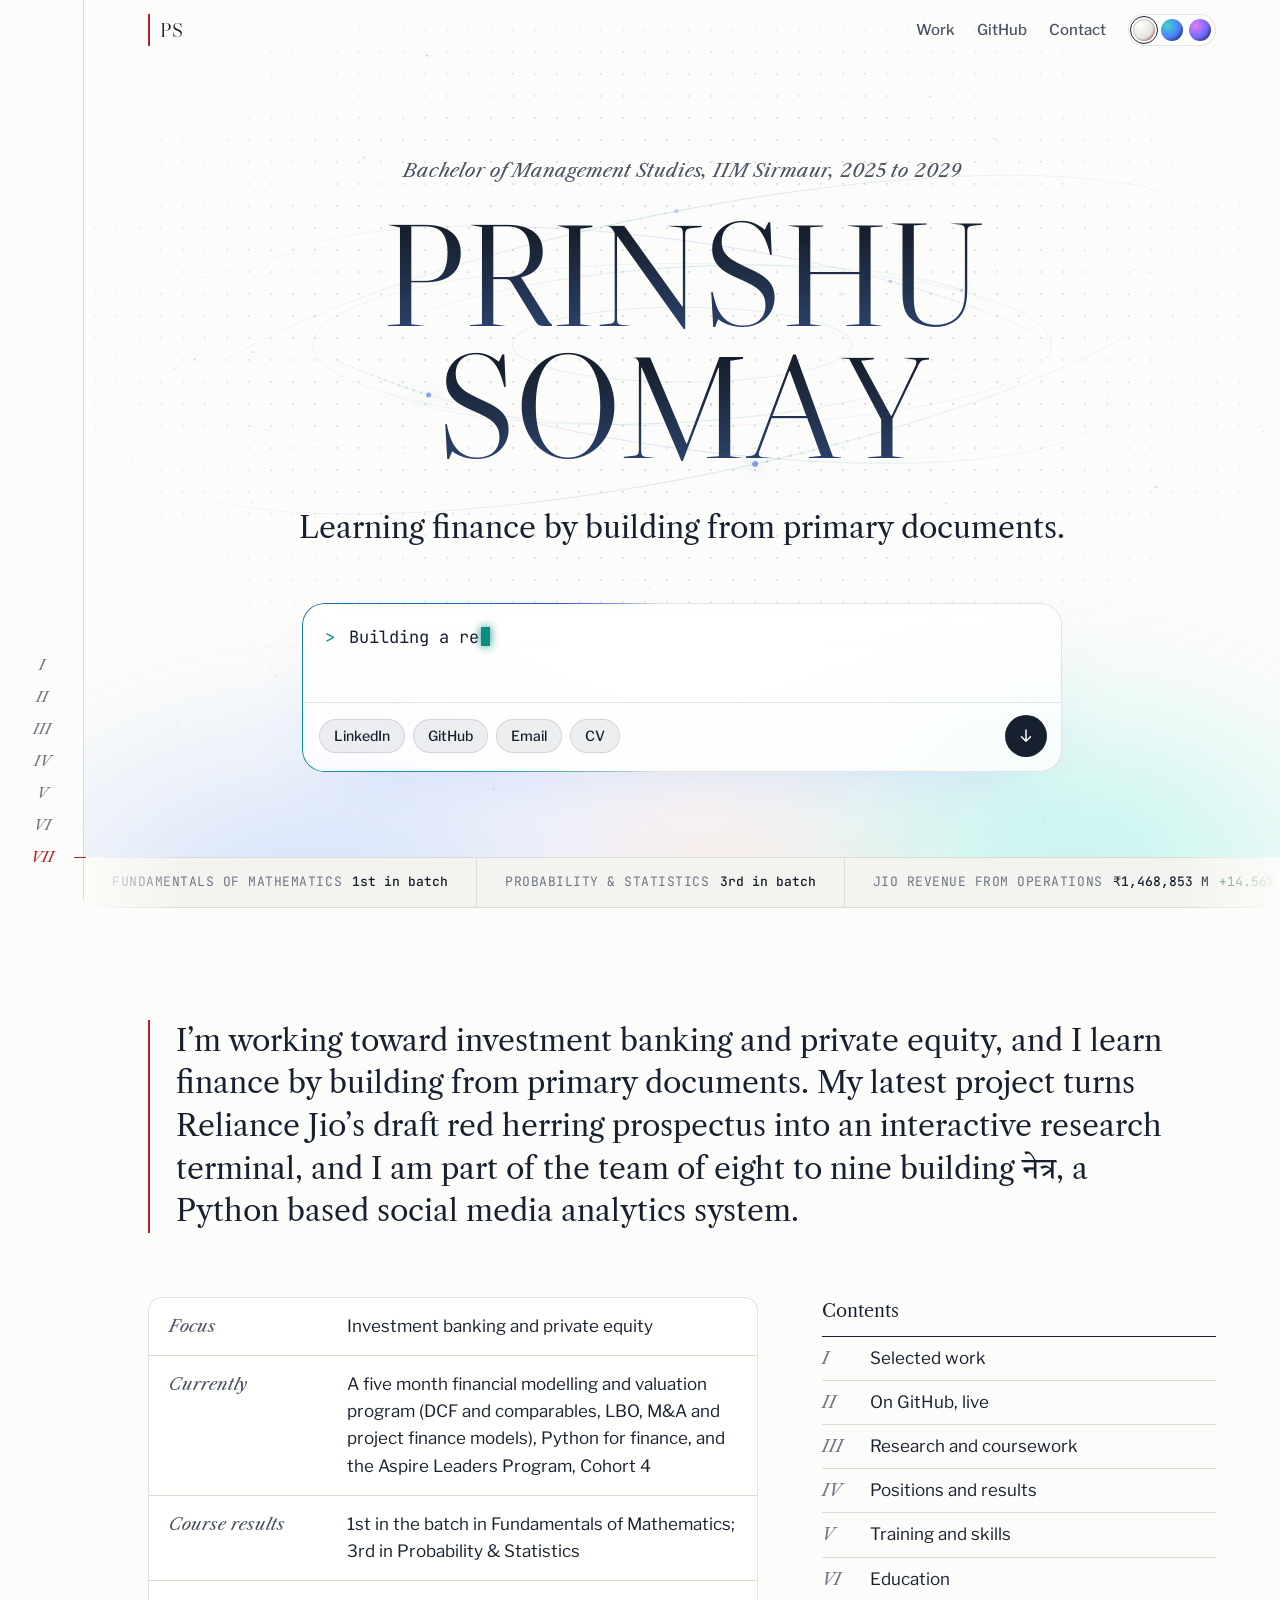
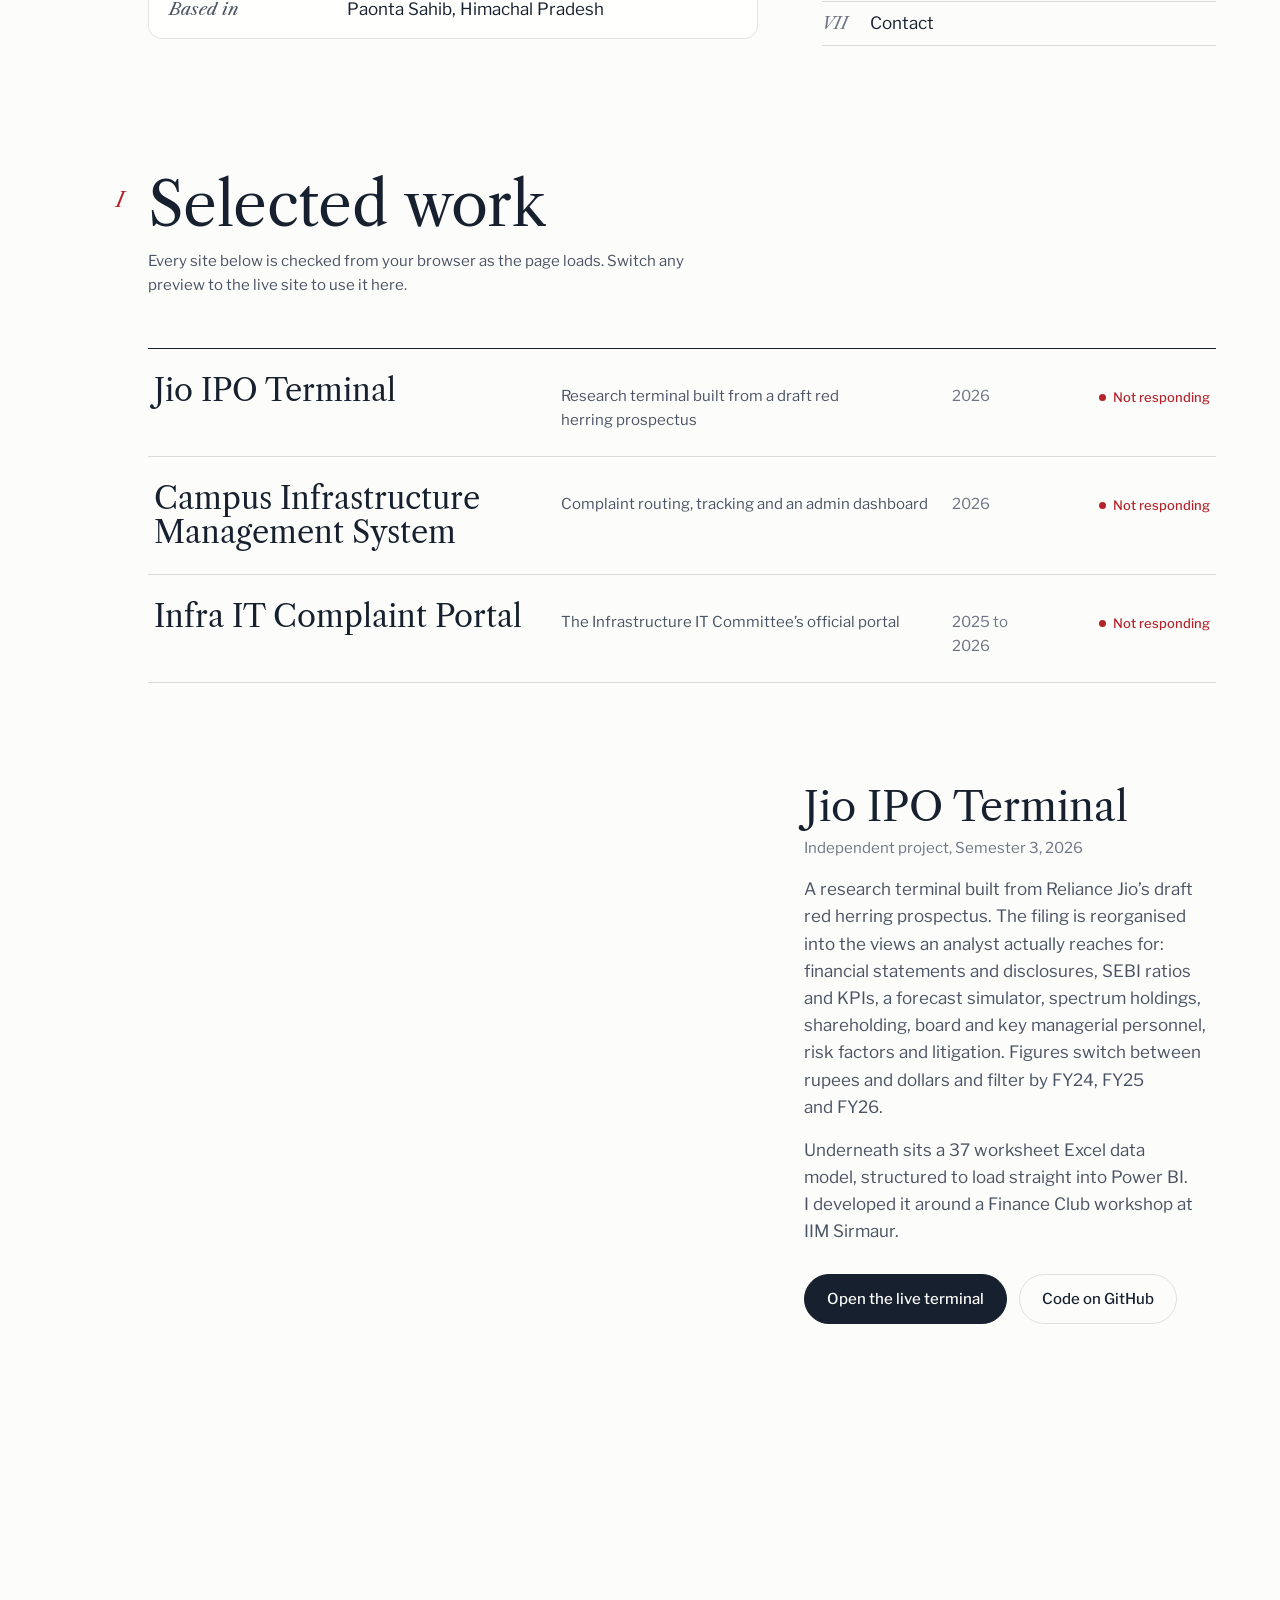
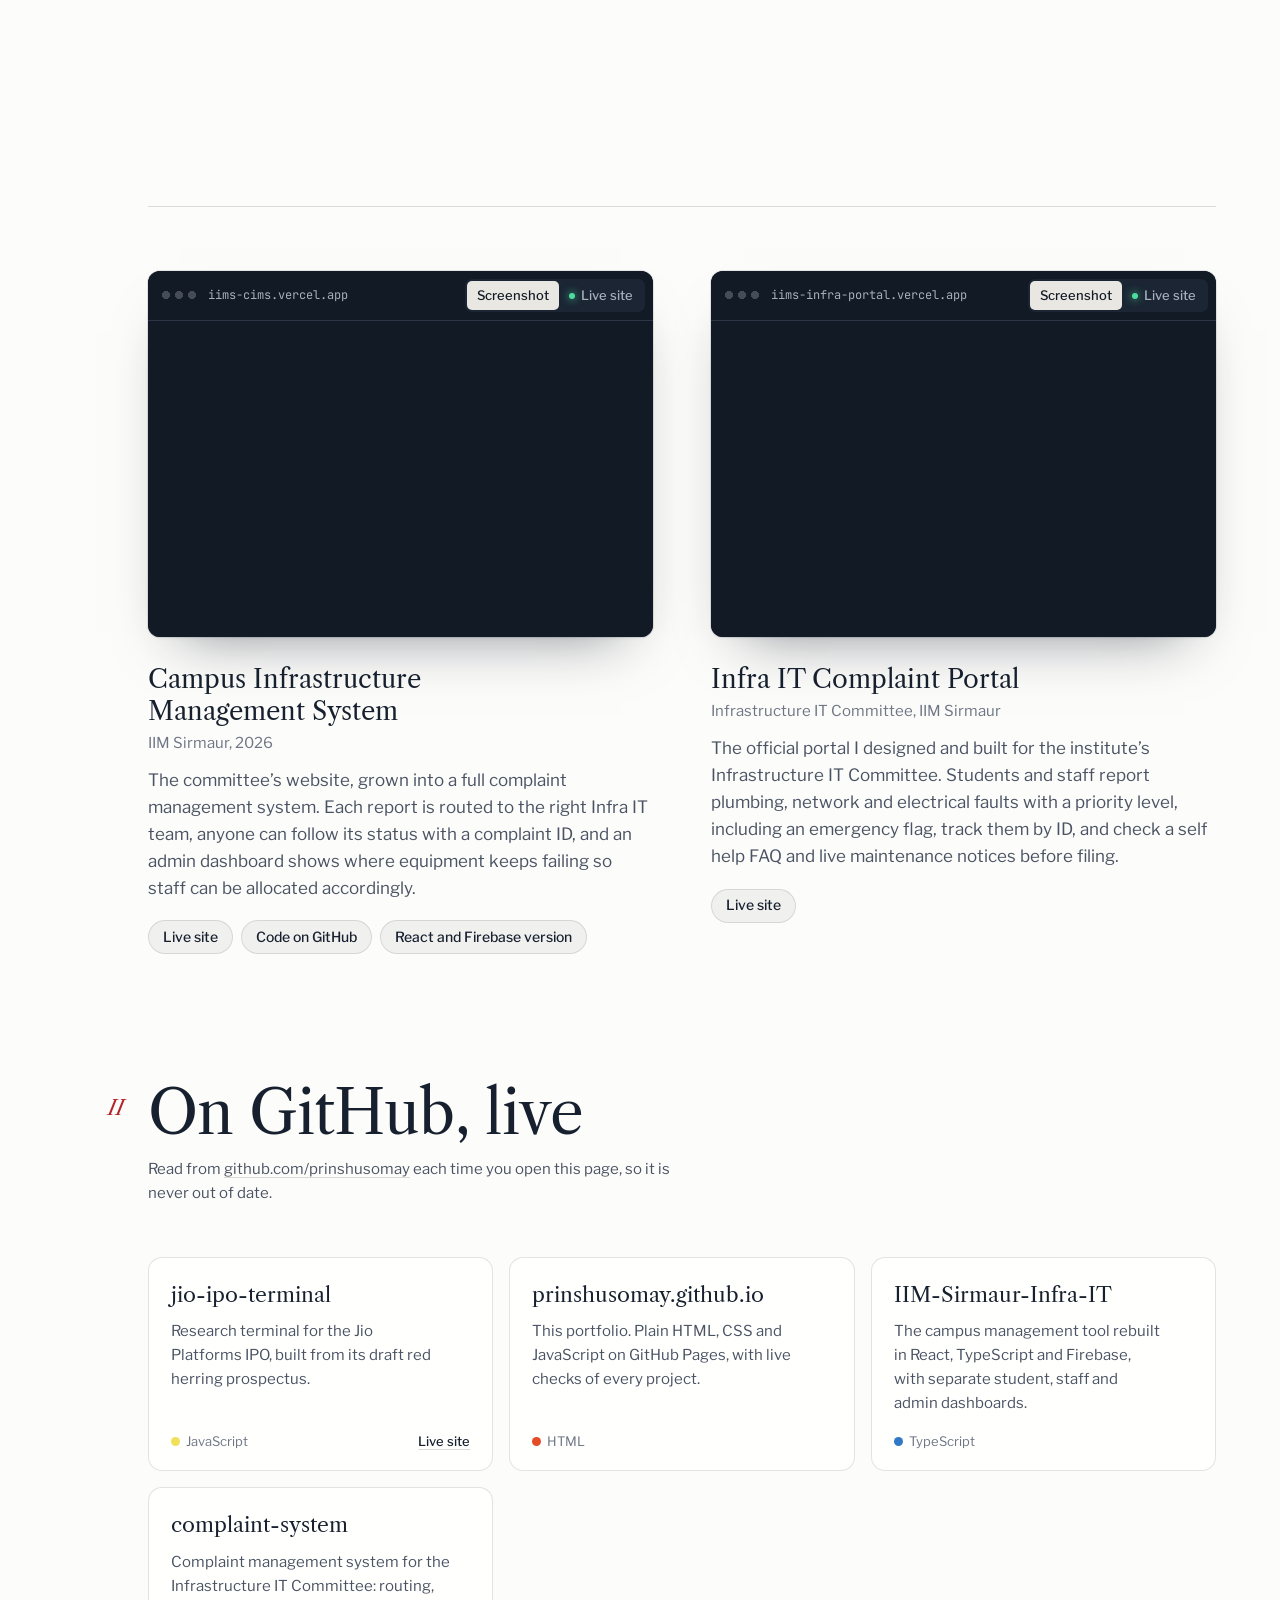
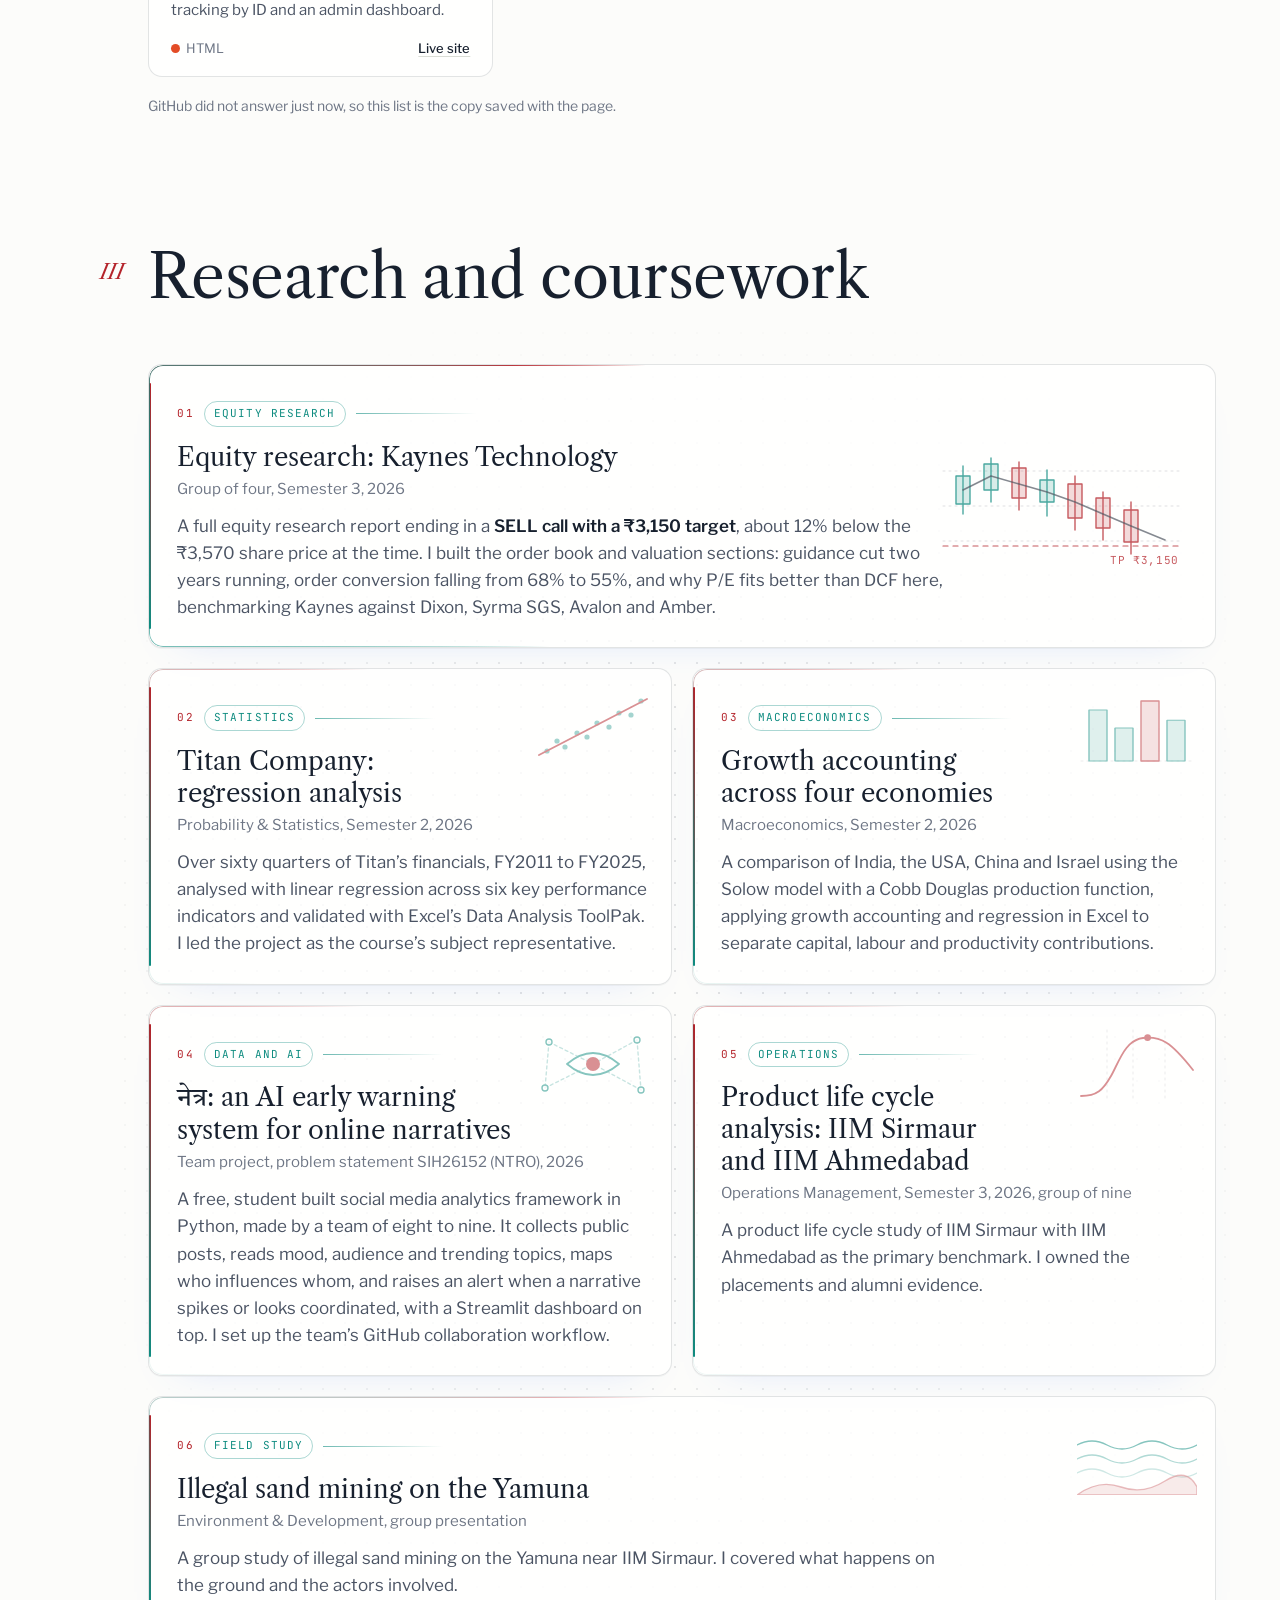
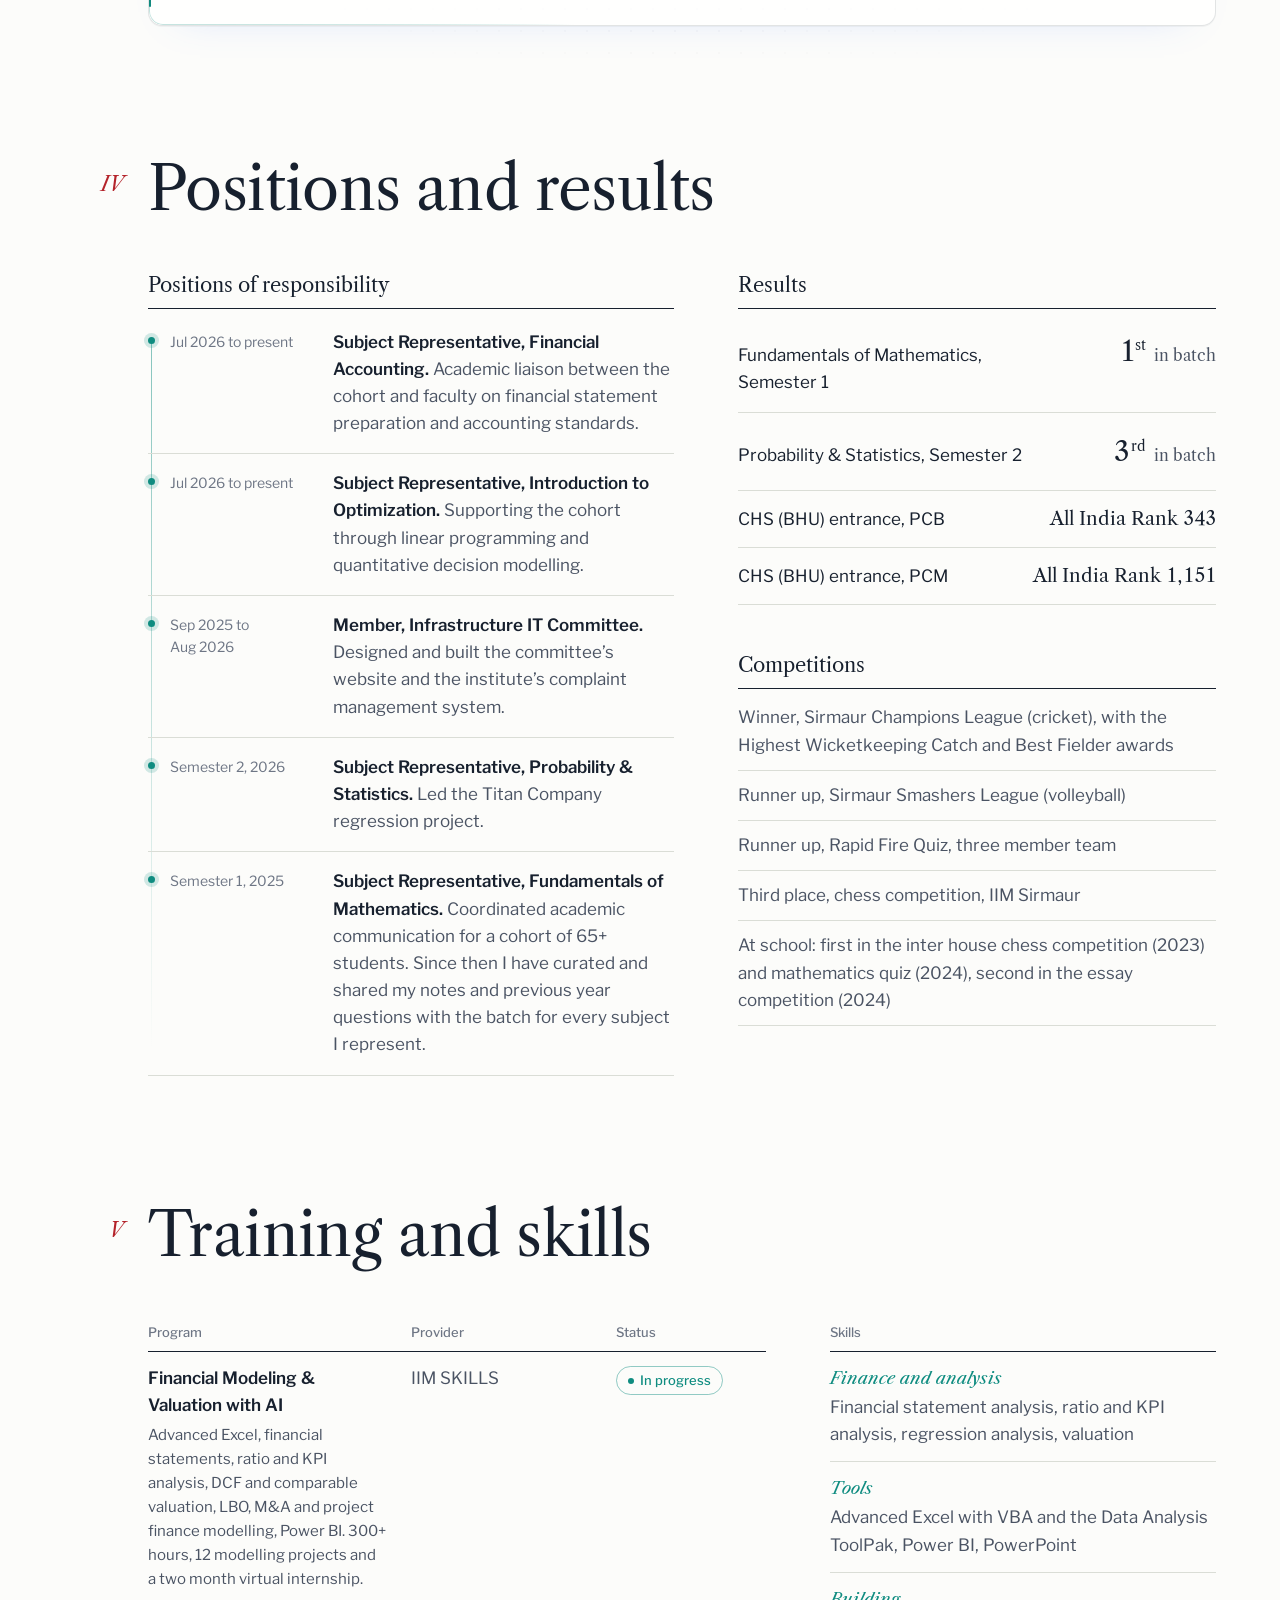
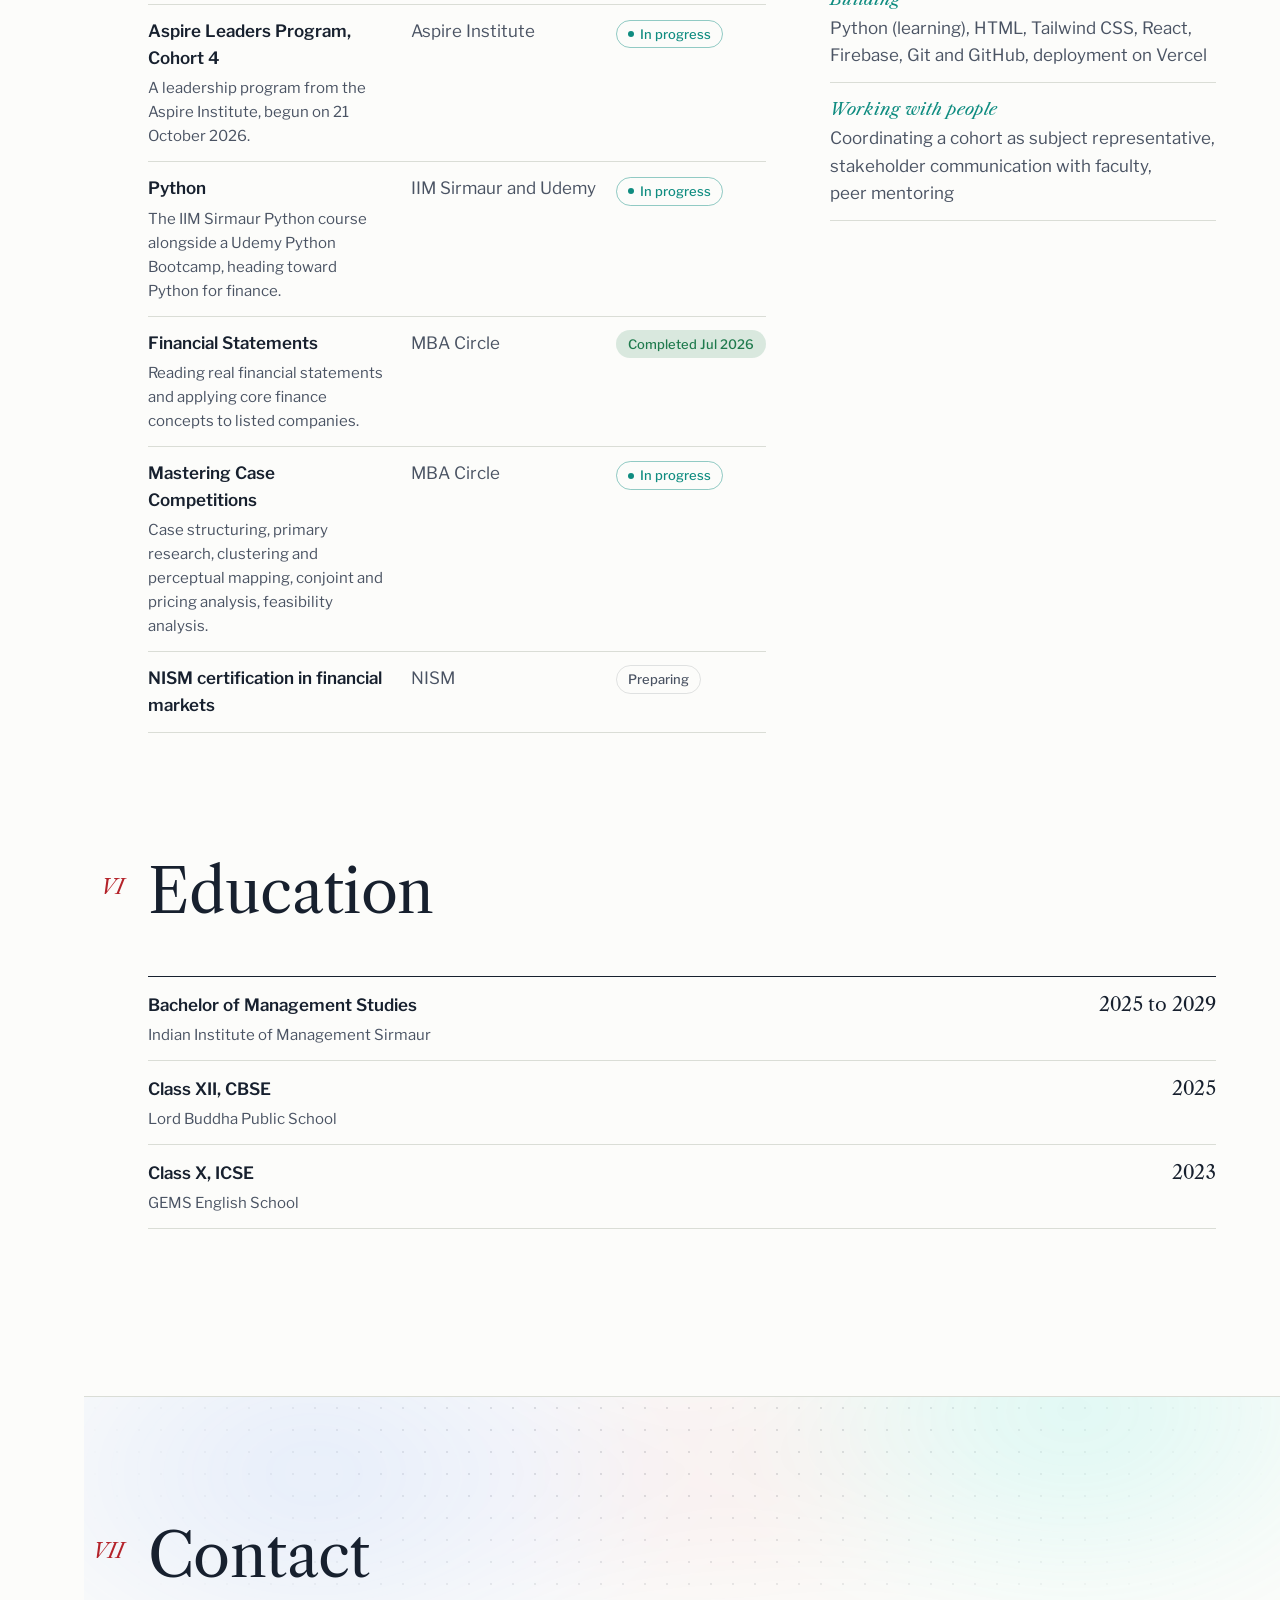
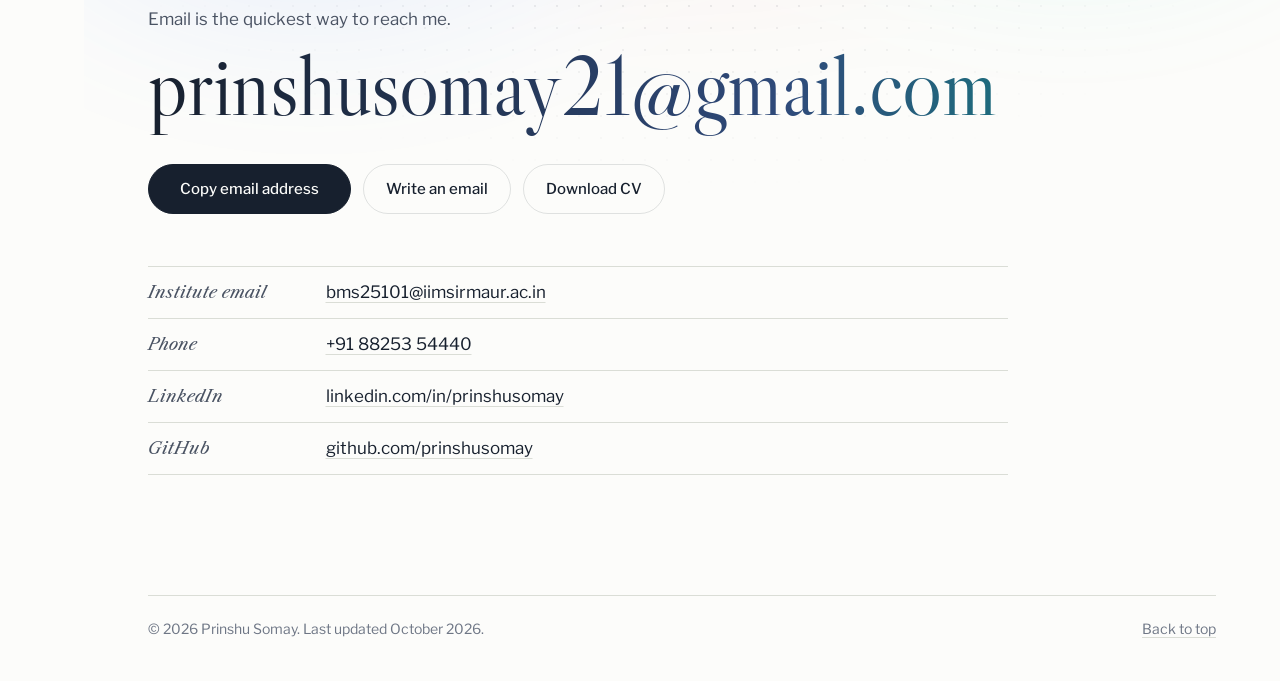
<file: preview/selected-work/index.html>
<!doctype html>
<html lang="en">
<head>
  <meta charset="utf-8">
  <meta name="viewport" content="width=device-width, initial-scale=1">
  <title>Selected work | Prinshu Somay</title>
  <meta name="description" content="Three live projects, each checked from your browser as the page loads, with in-page live previews.">
  <meta name="robots" content="noindex">
  <meta property="og:type" content="website">
  <meta property="og:site_name" content="Prinshu Somay">
  <meta property="og:title" content="Selected work | Prinshu Somay">
  <meta property="og:description" content="Three live projects, each checked from your browser as the page loads, with in-page live previews.">
  <meta property="og:url" content="https://prinshusomay.github.io/preview/selected-work/">
  <meta property="og:image" content="https://prinshusomay.github.io/assets/social/work.jpg">
  <meta property="og:image:width" content="1200">
  <meta property="og:image:height" content="627">
  <meta property="og:image:alt" content="Selected work | Prinshu Somay">
  <meta name="twitter:card" content="summary_large_image">
  <meta name="theme-color" content="#070B14">
  <link rel="icon" href="/assets/favicon.svg" type="image/svg+xml">
  <script>location.replace('/#work');</script>
  <style>body{margin:0;min-height:100vh;display:grid;place-items:center;background:#070B14;color:#EEF1F6;font:17px/1.6 "Helvetica Neue",Arial,sans-serif}a{color:#3DD6C6}</style>
</head>
<body>
  <p><a href="/#work">Open Prinshu Somay&rsquo;s portfolio</a></p>
</body>
</html>
</file>
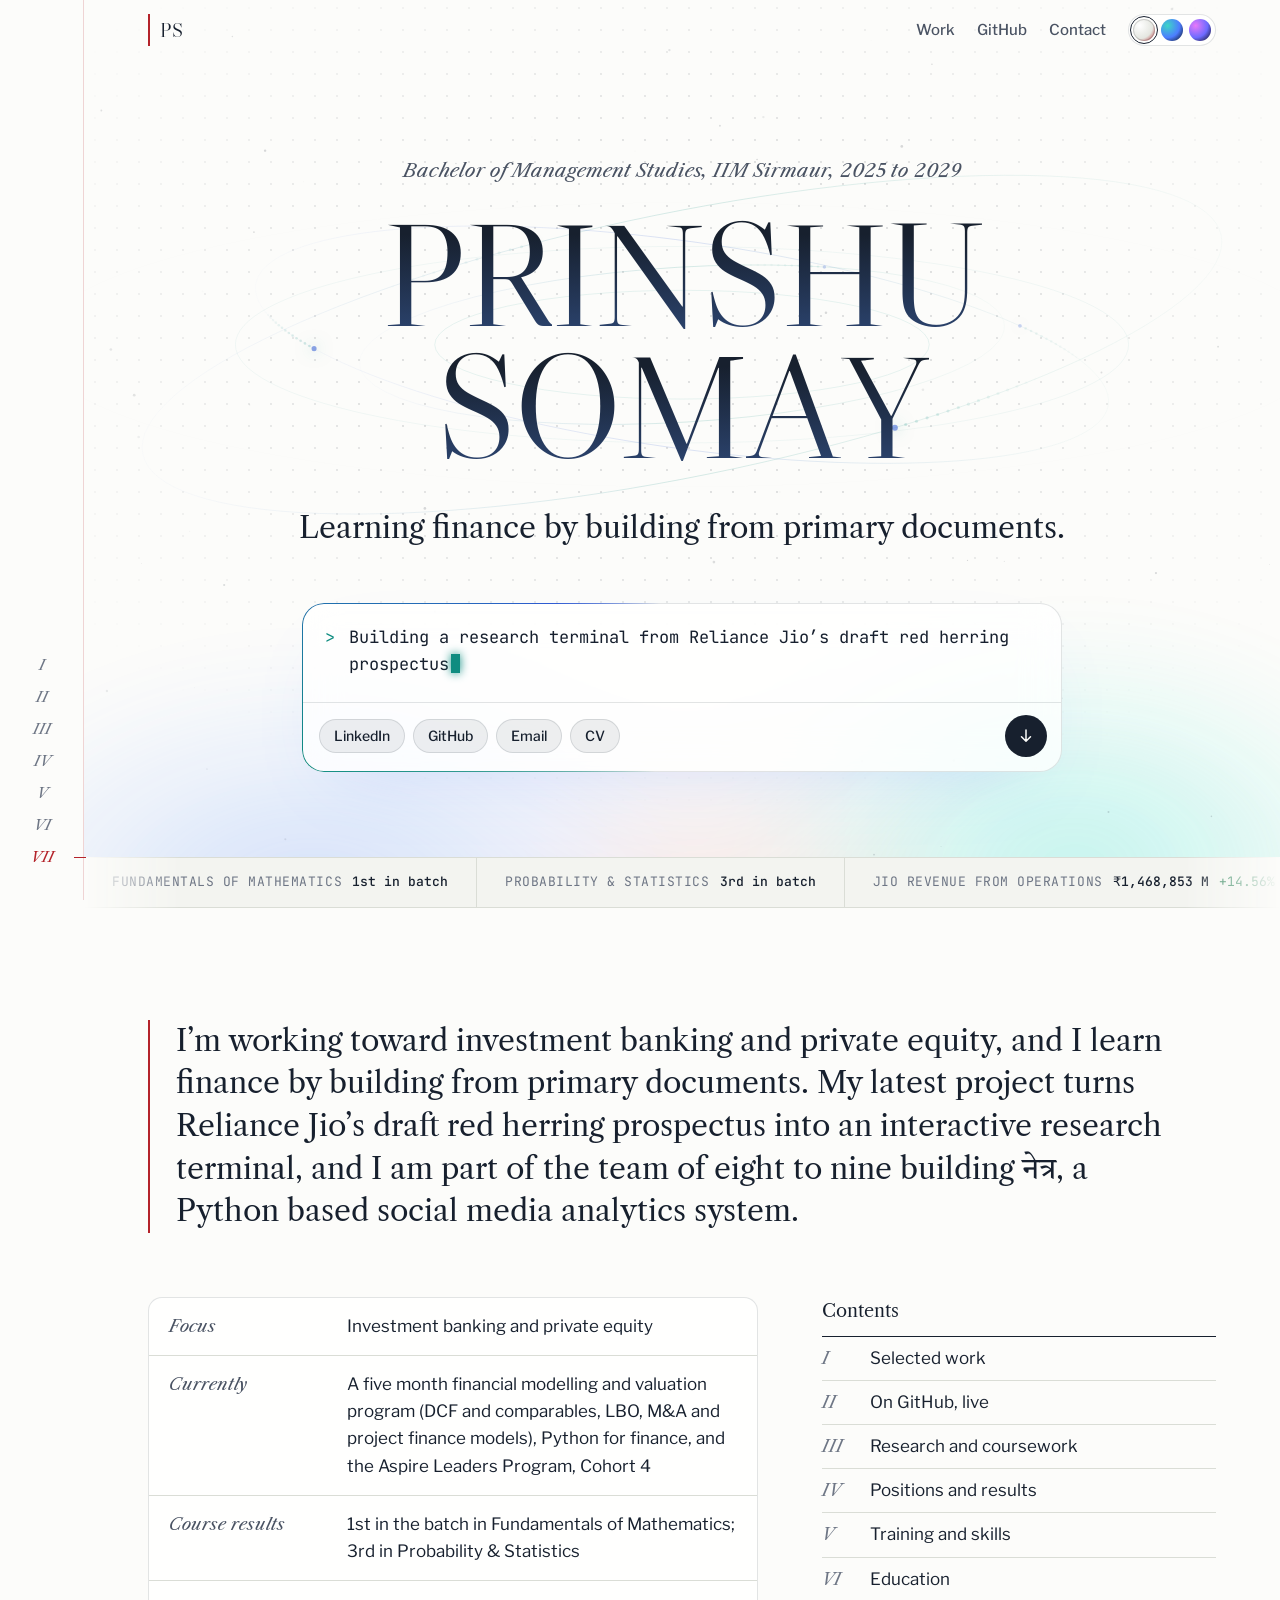
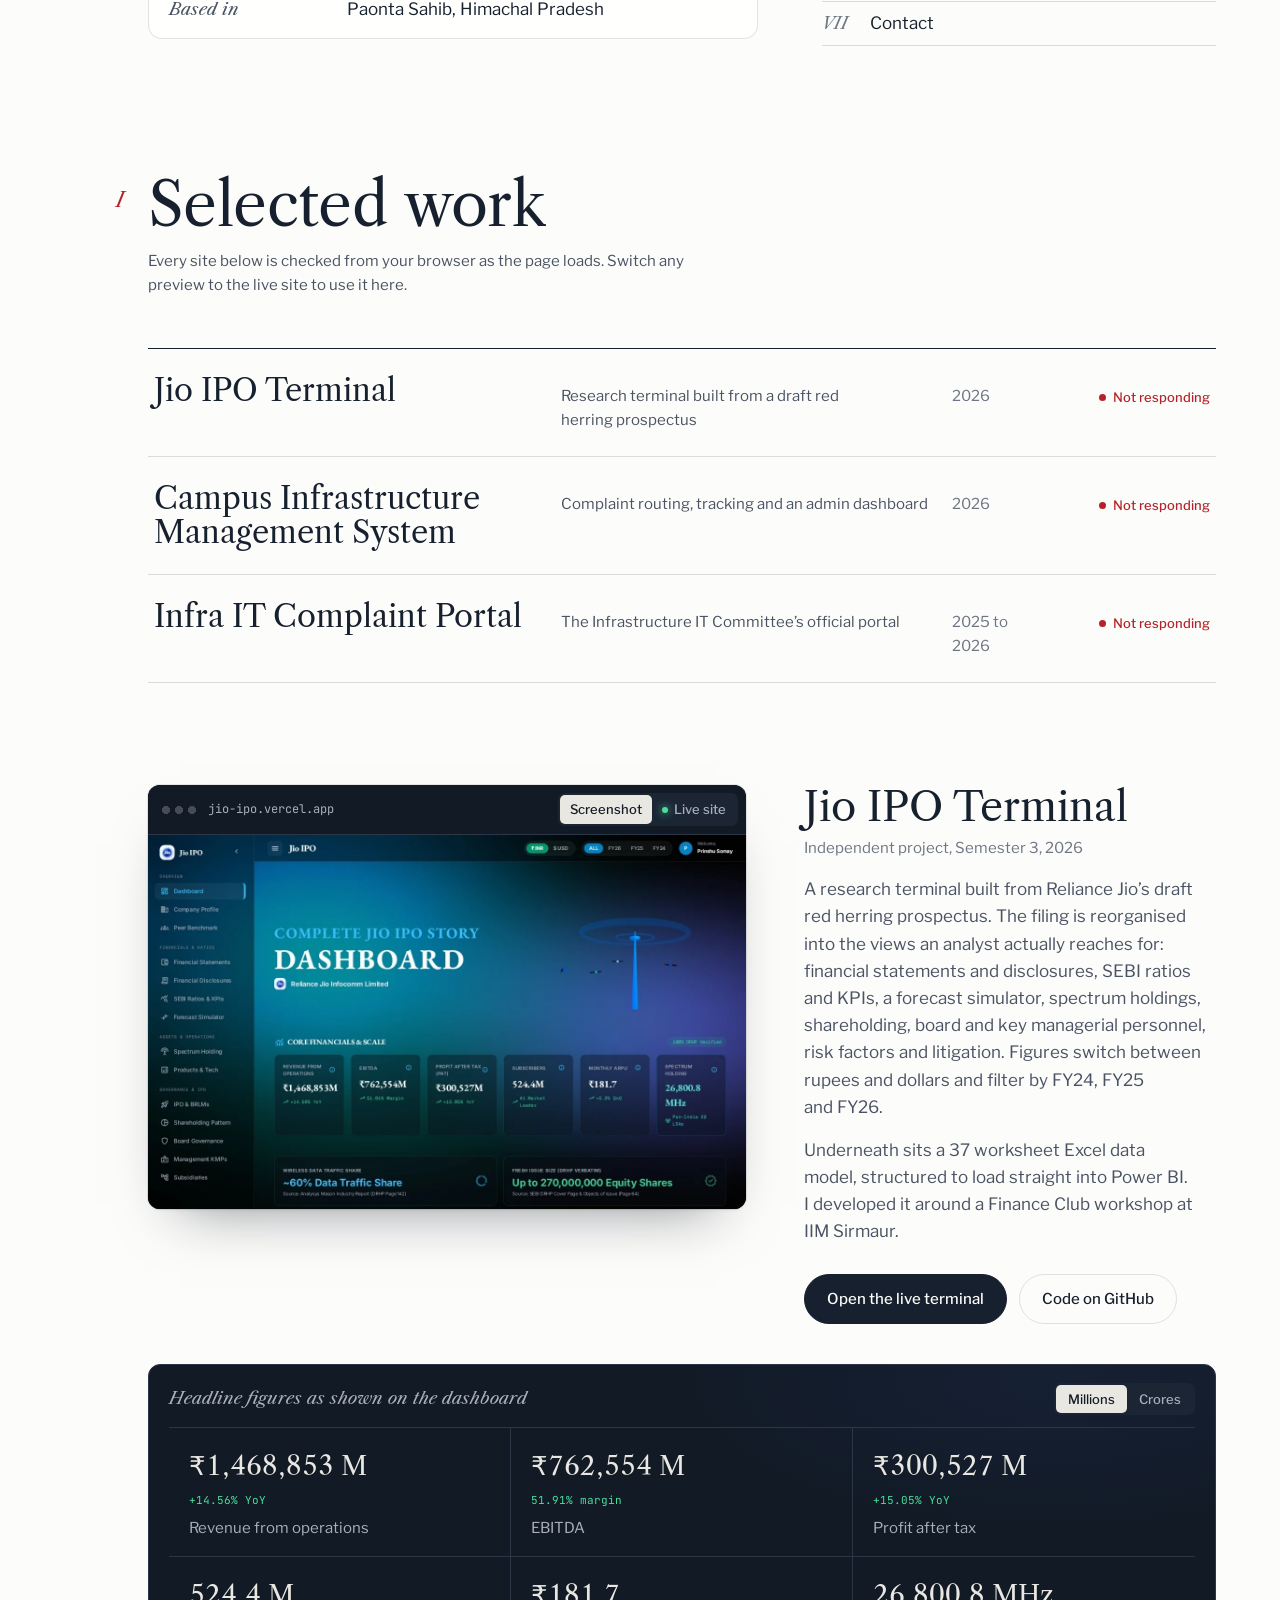
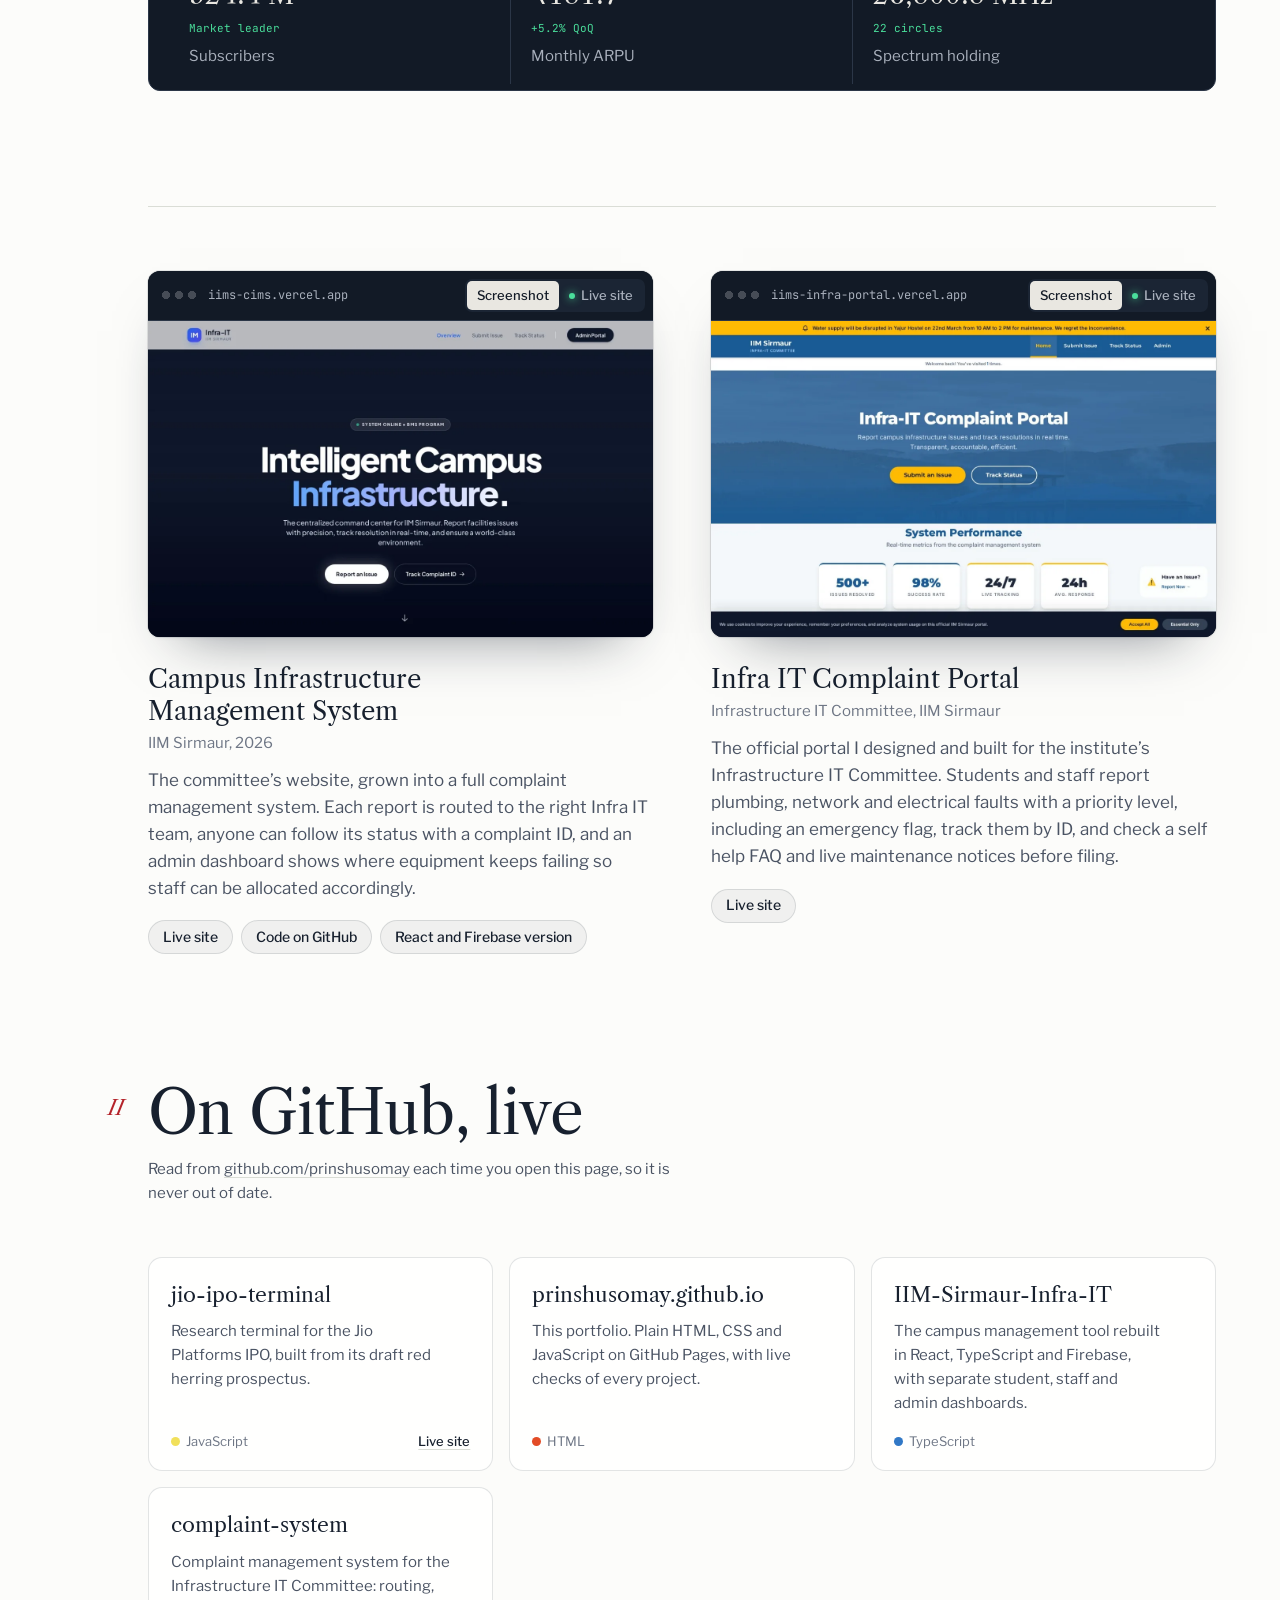
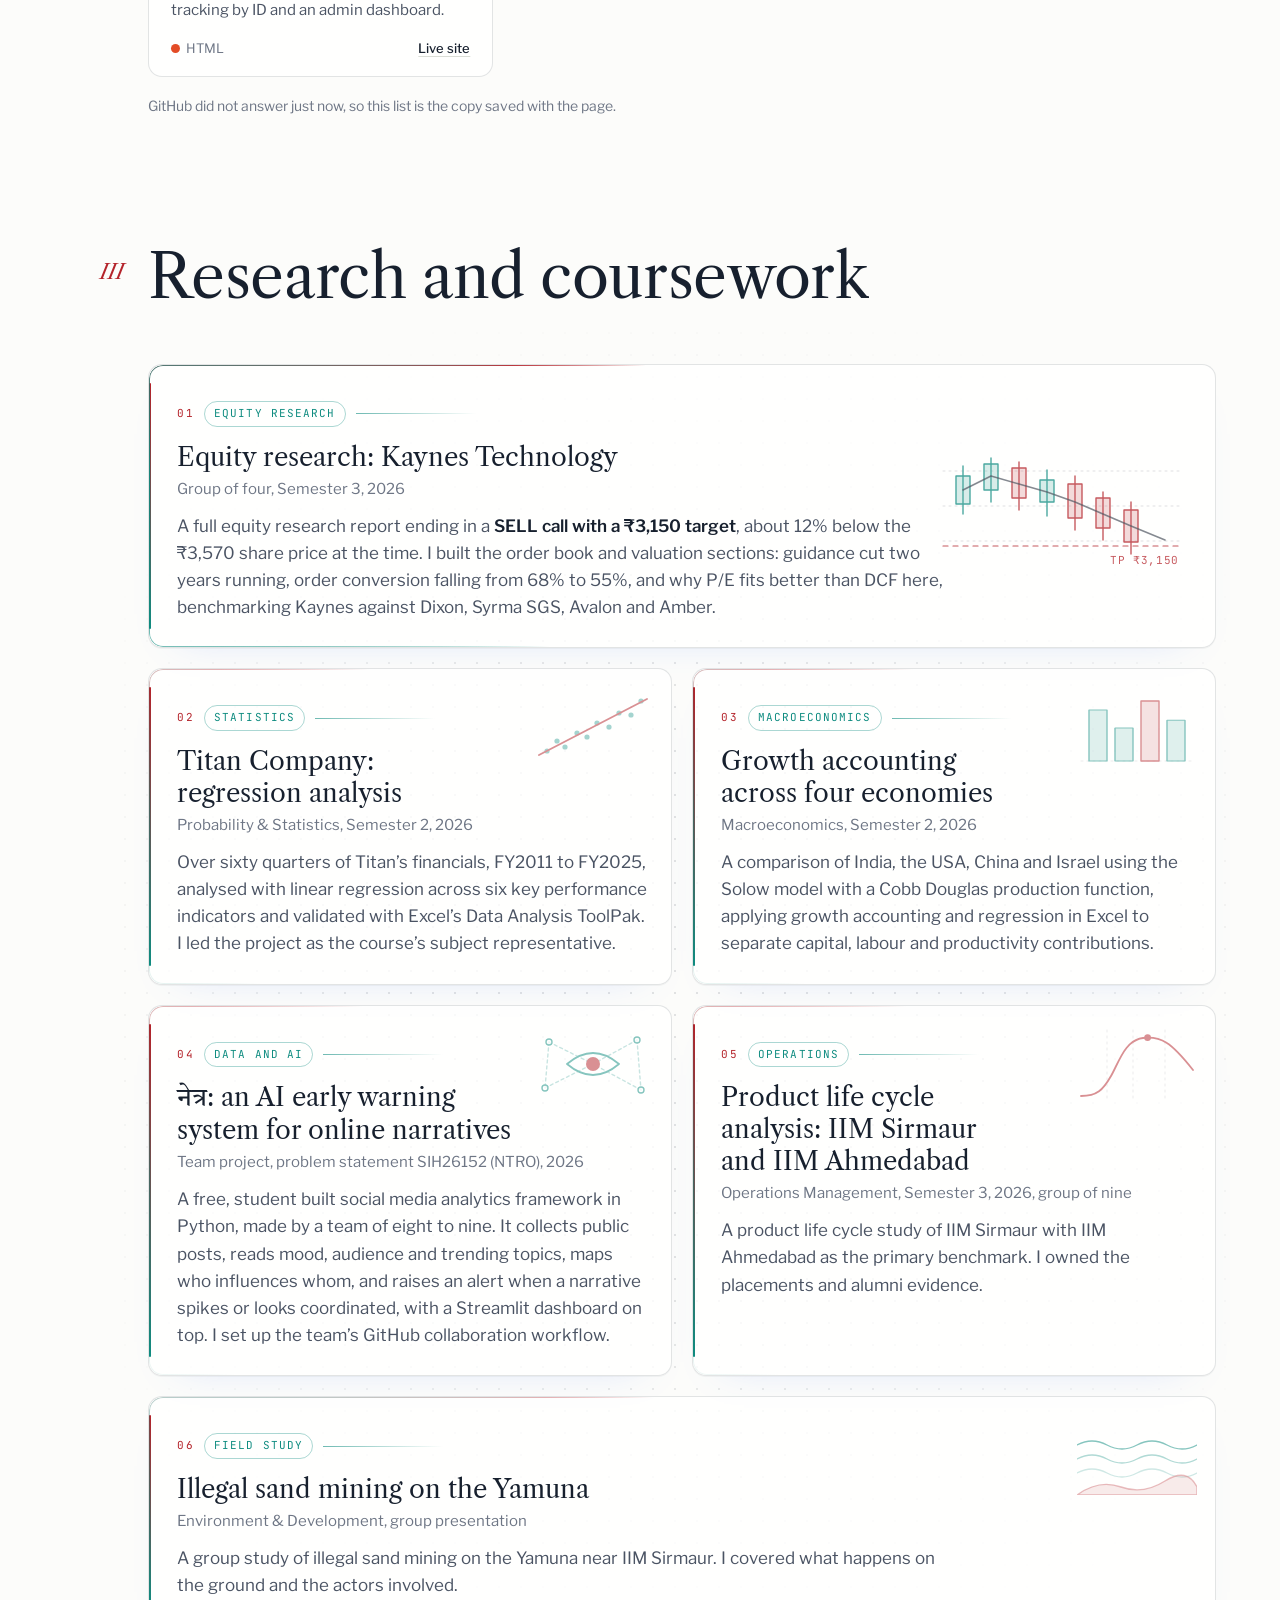
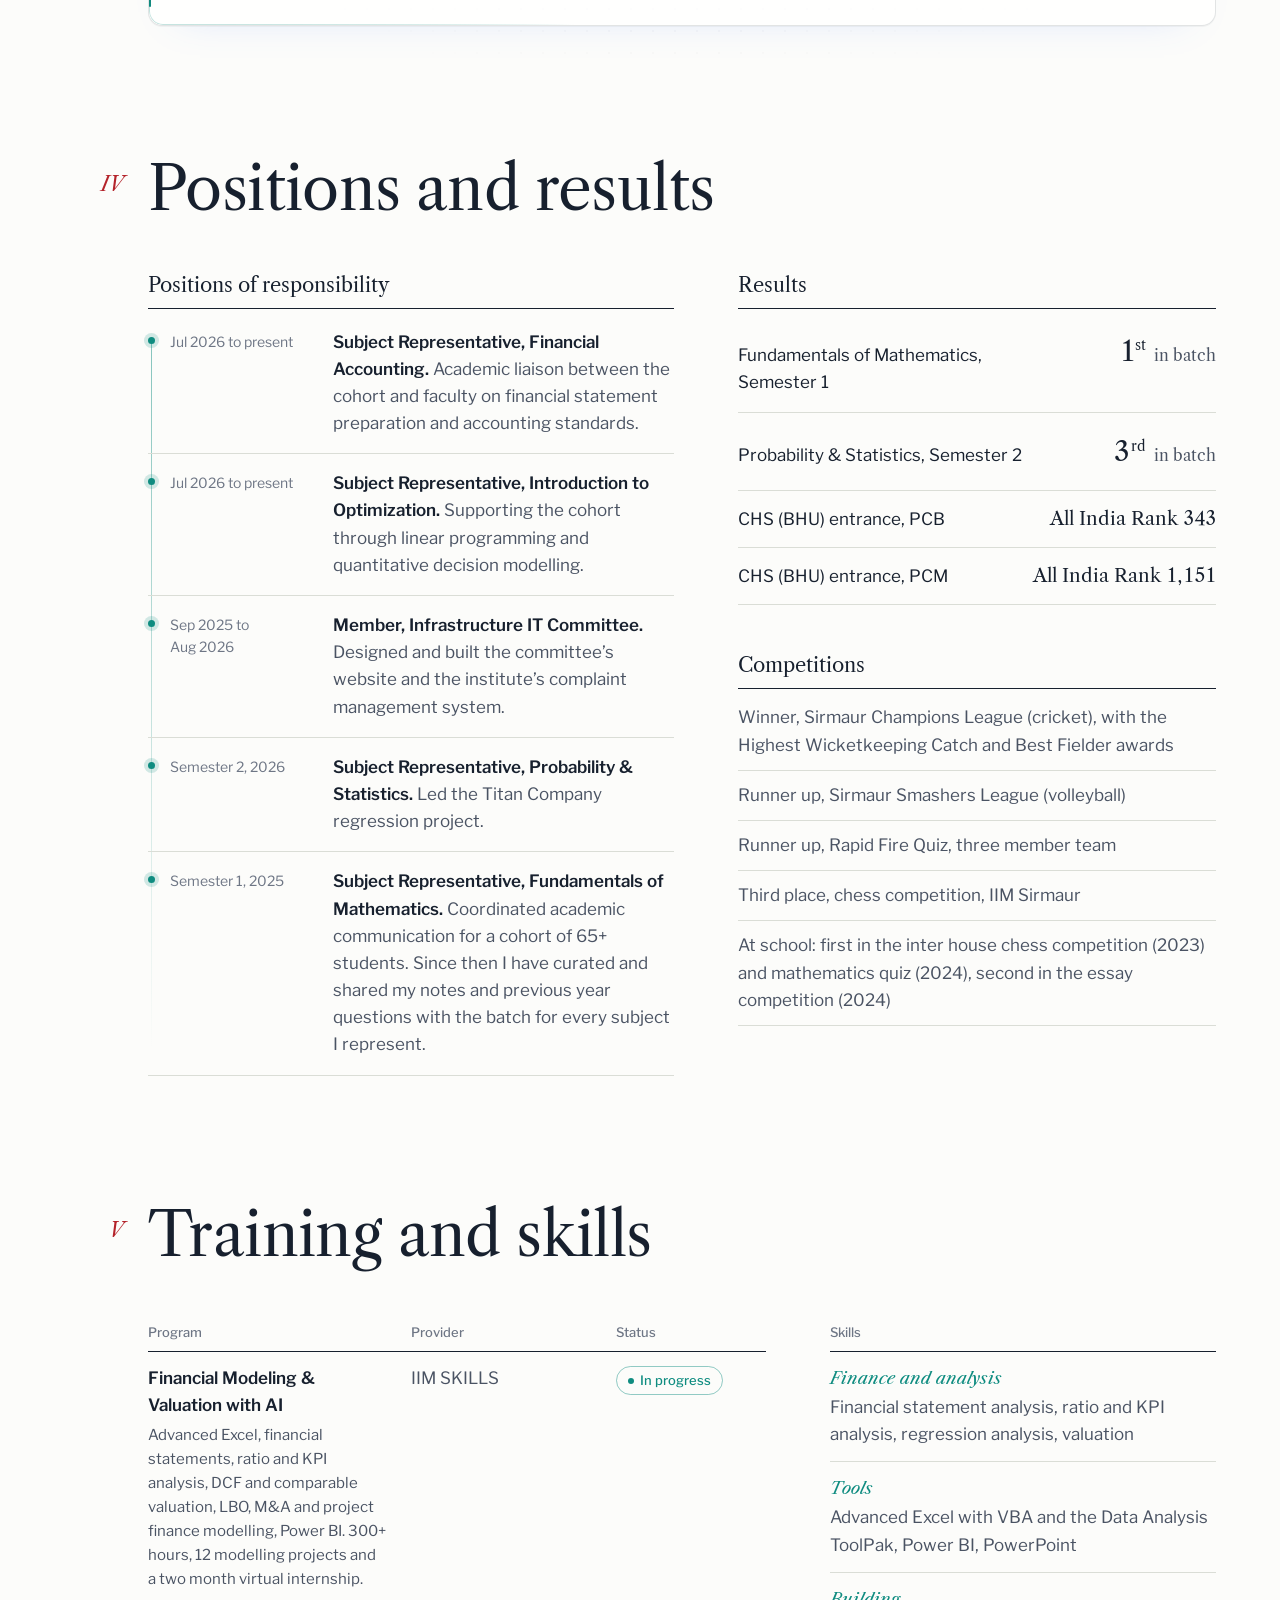
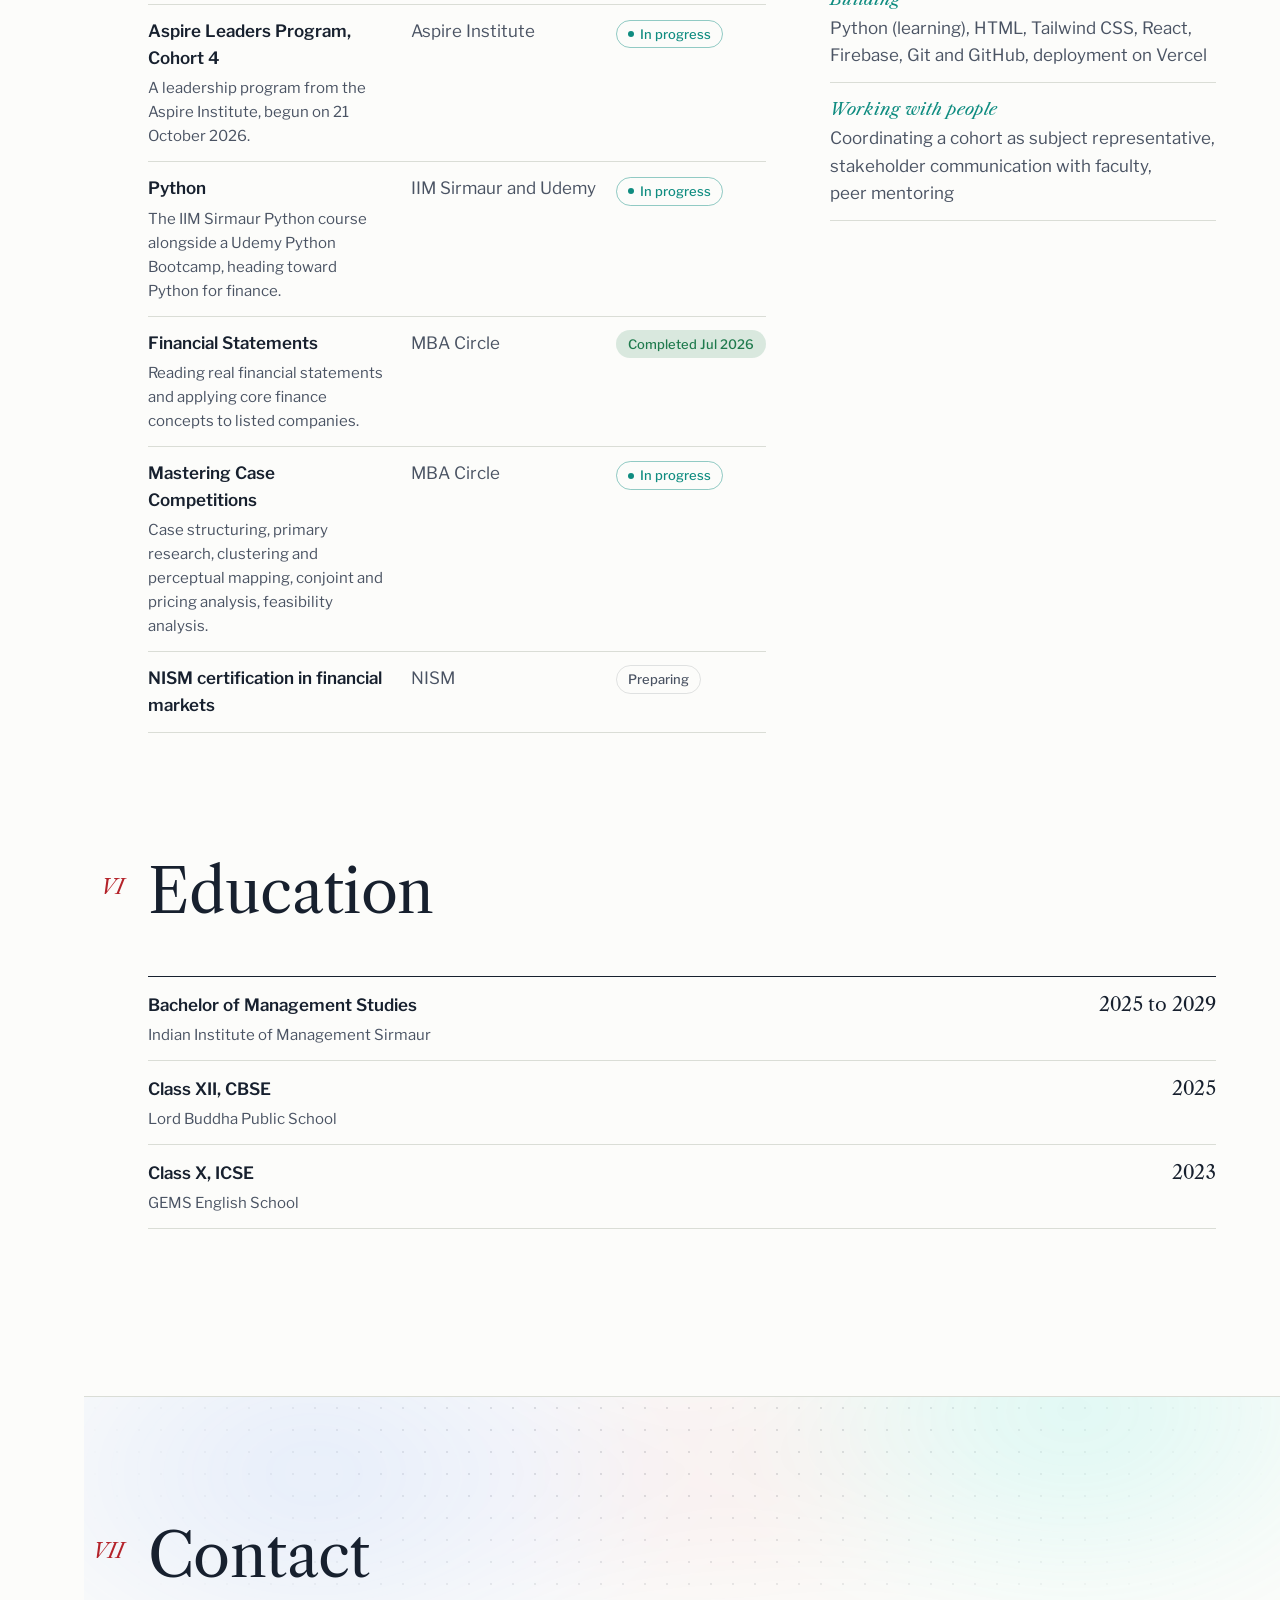
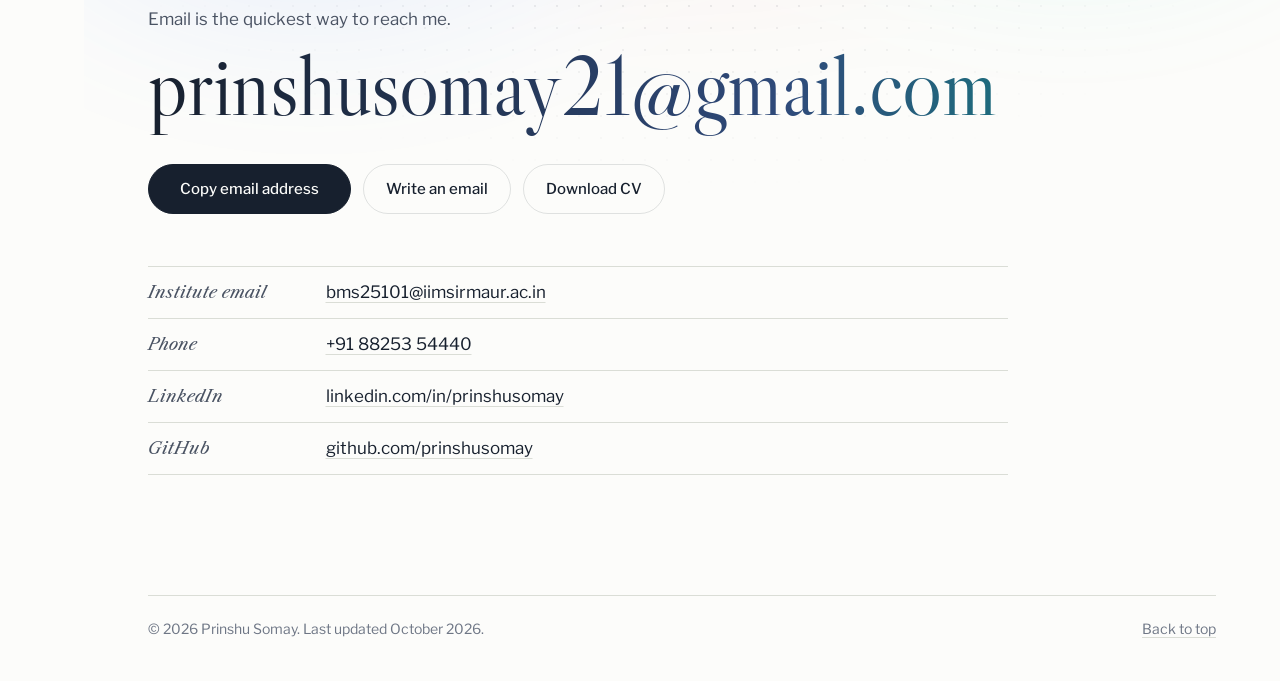
<file: preview/themes/index.html>
<!doctype html>
<html lang="en">
<head>
  <meta charset="utf-8">
  <meta name="viewport" content="width=device-width, initial-scale=1">
  <title>Three colour themes | Prinshu Somay</title>
  <meta name="description" content="The portfolio in Midnight, Aurora and Paper, remembered for each visitor.">
  <meta name="robots" content="noindex">
  <meta property="og:type" content="website">
  <meta property="og:site_name" content="Prinshu Somay">
  <meta property="og:title" content="Three colour themes | Prinshu Somay">
  <meta property="og:description" content="The portfolio in Midnight, Aurora and Paper, remembered for each visitor.">
  <meta property="og:url" content="https://prinshusomay.github.io/preview/themes/">
  <meta property="og:image" content="https://prinshusomay.github.io/assets/social/themes.jpg">
  <meta property="og:image:width" content="1200">
  <meta property="og:image:height" content="627">
  <meta property="og:image:alt" content="Three colour themes | Prinshu Somay">
  <meta name="twitter:card" content="summary_large_image">
  <meta name="theme-color" content="#070B14">
  <link rel="icon" href="/assets/favicon.svg" type="image/svg+xml">
  <script>location.replace('/#top');</script>
  <style>body{margin:0;min-height:100vh;display:grid;place-items:center;background:#070B14;color:#EEF1F6;font:17px/1.6 "Helvetica Neue",Arial,sans-serif}a{color:#3DD6C6}</style>
</head>
<body>
  <p><a href="/#top">Open Prinshu Somay&rsquo;s portfolio</a></p>
</body>
</html>
</file>
<file: assets/site.css>
/* Prinshu Somay — portfolio
   Libre Caslon for display, headings and figures; Libre Franklin for text;
   JetBrains Mono only where the page behaves like a terminal (prompt, ticker).
   Themes: Midnight (default, the Jio terminal's teal and blue), Aurora (violet), Paper (light). */

@font-face { font-family: "Tiro Devanagari"; src: url("fonts/tiro-devanagari-hindi-devanagari-400-normal.woff2") format("woff2"); font-weight: 400; font-style: normal; font-display: swap; unicode-range: U+0900-097F, U+1CD0-1CF9, U+200C-200D, U+20A8, U+20B9, U+25CC, U+A830-A839, U+A8E0-A8FF; }
@font-face { font-family: "Caslon Display"; src: url("fonts/libre-caslon-display-latin-400-normal.woff2") format("woff2"); font-weight: 400; font-style: normal; font-display: swap; }
@font-face { font-family: "Caslon Text"; src: url("fonts/libre-caslon-text-latin-400-normal.woff2") format("woff2"); font-weight: 400; font-style: normal; font-display: swap; }
@font-face { font-family: "Caslon Text"; src: url("fonts/libre-caslon-text-latin-400-italic.woff2") format("woff2"); font-weight: 400; font-style: italic; font-display: swap; }
@font-face { font-family: "Caslon Text"; src: url("fonts/libre-caslon-text-latin-700-normal.woff2") format("woff2"); font-weight: 700; font-style: normal; font-display: swap; }
@font-face { font-family: "Franklin"; src: url("fonts/libre-franklin-latin-wght-normal.woff2") format("woff2"); font-weight: 100 900; font-style: normal; font-display: swap; }
@font-face { font-family: "Franklin"; src: url("fonts/libre-franklin-latin-wght-italic.woff2") format("woff2"); font-weight: 100 900; font-style: italic; font-display: swap; }
@font-face { font-family: "Franklin"; src: url("fonts/libre-franklin-latin-ext-wght-normal.woff2") format("woff2"); font-weight: 100 900; font-style: normal; font-display: swap; unicode-range: U+20B9; }
@font-face { font-family: "Mono"; src: url("fonts/jetbrains-mono-latin-400-normal.woff2") format("woff2"); font-weight: 400; font-style: normal; font-display: swap; }
@font-face { font-family: "Mono"; src: url("fonts/jetbrains-mono-latin-500-normal.woff2") format("woff2"); font-weight: 500; font-style: normal; font-display: swap; }

/* ---------------------------------------------------------------------------
   Themes
--------------------------------------------------------------------------- */
:root,
:root[data-theme="midnight"] {
  --bg: #070B14;
  --bg-2: #0C1220;
  --bg-3: #111A2B;
  --ink: #EEF1F6;
  --ink-2: #AEB7C6;
  --ink-3: #7D8799;
  --rule: rgba(255, 255, 255, 0.08);
  --rule-strong: rgba(238, 241, 246, 0.55);
  --accent: #3DD6C6;
  --accent-2: #4C7DFF;
  --accent-ink: #04121A;
  --glow-1: rgba(61, 214, 198, 0.55);
  --glow-2: rgba(76, 125, 255, 0.60);
  --glow-3: rgba(124, 92, 255, 0.35);
  --dot: rgba(255, 255, 255, 0.10);
  --herring: #F0646A;
  --herring-soft: rgba(240, 100, 106, 0.22);
  --up: #4ADE9B;
  --card: rgba(17, 26, 43, 0.62);
  --card-border: rgba(255, 255, 255, 0.10);
  --name-a: #FFFFFF;
  --name-b: #A9C7FF;
  --console: #0A1120;
  --console-2: #121C30;
  --console-ink: #E9EDF4;
  --console-ink-2: #9AA5B8;
  --console-rule: rgba(255, 255, 255, 0.08);
  --shadow-frame: 0 0 0 1px rgba(255, 255, 255, 0.08), 0 30px 70px -30px rgba(0, 0, 0, 0.9), 0 0 80px -40px var(--glow-2);
  color-scheme: dark;
}
:root[data-theme="aurora"] {
  --bg: #08070F;
  --bg-2: #0F0D1C;
  --bg-3: #161328;
  --ink: #F1EFF8;
  --ink-2: #B5B0C9;
  --ink-3: #847E9C;
  --rule: rgba(255, 255, 255, 0.08);
  --rule-strong: rgba(241, 239, 248, 0.5);
  --accent: #B79CFF;
  --accent-2: #6D6BFF;
  --accent-ink: #120A24;
  --glow-1: rgba(152, 112, 255, 0.60);
  --glow-2: rgba(84, 98, 255, 0.55);
  --glow-3: rgba(232, 121, 249, 0.32);
  --dot: rgba(255, 255, 255, 0.10);
  --herring: #F47A86;
  --herring-soft: rgba(244, 122, 134, 0.22);
  --up: #6EE7B7;
  --card: rgba(22, 19, 40, 0.62);
  --card-border: rgba(255, 255, 255, 0.10);
  --name-a: #FFFFFF;
  --name-b: #D2C3FF;
  --console: #0E0B1C;
  --console-2: #18142C;
  --console-ink: #EEEBF7;
  --console-ink-2: #A39DBA;
  --console-rule: rgba(255, 255, 255, 0.08);
  --shadow-frame: 0 0 0 1px rgba(255, 255, 255, 0.08), 0 30px 70px -30px rgba(0, 0, 0, 0.9), 0 0 80px -40px var(--glow-1);
  color-scheme: dark;
}
:root[data-theme="paper"] {
  --bg: #FCFCFA;
  --bg-2: #F3F4F0;
  --bg-3: #E7E9E3;
  --ink: #17202E;
  --ink-2: #4A5363;
  --ink-3: #6E7685;
  --rule: #DADDD6;
  --rule-strong: #17202E;
  --accent: #0F8C80;
  --accent-2: #2F5BD3;
  --accent-ink: #FFFFFF;
  --glow-1: rgba(61, 214, 198, 0.30);
  --glow-2: rgba(76, 125, 255, 0.26);
  --glow-3: rgba(180, 35, 42, 0.12);
  --dot: rgba(23, 32, 46, 0.12);
  --herring: #B4232A;
  --herring-soft: rgba(180, 35, 42, 0.18);
  --up: #1F7A4D;
  --card: rgba(255, 255, 255, 0.78);
  --card-border: rgba(23, 32, 46, 0.12);
  --name-a: #17202E;
  --name-b: #2F4A7A;
  --console: #121A26;
  --console-2: #1B2534;
  --console-ink: #E9E7E1;
  --console-ink-2: #A9B0BC;
  --console-rule: #2B3647;
  --shadow-frame: 0 0 0 1px rgba(23, 32, 46, 0.10), 0 2px 4px -2px rgba(23, 32, 46, 0.10), 0 28px 56px -32px rgba(23, 32, 46, 0.55);
  color-scheme: light;
}

:root {
  --serif-display: "Caslon Display", "Libre Caslon Display", Georgia, "Times New Roman", serif;
  --serif: "Caslon Text", "Libre Caslon Text", Georgia, "Times New Roman", serif;
  --sans: "Franklin", "Libre Franklin", "Helvetica Neue", Arial, sans-serif;
  --mono: "Mono", "JetBrains Mono", ui-monospace, "SFMono-Regular", Menlo, Consolas, monospace;
  --ease: cubic-bezier(.2, .7, .1, 1);
  --gutter: clamp(20px, 5vw, 64px);
  --margin-w: 0px;
  --measure: 64ch;
  --progress: 0;
}

*, *::before, *::after { box-sizing: border-box; }
html { -webkit-text-size-adjust: 100%; text-size-adjust: 100%; scroll-behavior: smooth; scroll-padding-top: 72px; background: var(--bg); }
@media (prefers-reduced-motion: reduce) { html { scroll-behavior: auto; } }

body {
  margin: 0;
  background: var(--bg);
  color: var(--ink);
  font-family: var(--sans);
  font-size: 1.0625rem;
  line-height: 1.6;
  text-rendering: optimizeLegibility;
  -webkit-font-smoothing: antialiased;
  overflow-x: hidden;
}
.theme-fade, .theme-fade *, .theme-fade *::before, .theme-fade *::after {
  transition: background-color .5s ease, color .5s ease, border-color .5s ease, fill .5s ease, box-shadow .5s ease !important;
}

img { display: block; max-width: 100%; height: auto; }
button { font: inherit; color: inherit; }
a { color: inherit; text-decoration-line: underline; text-decoration-thickness: 1px; text-underline-offset: 0.22em; text-decoration-color: var(--rule); transition: text-decoration-color .15s ease, color .15s ease; }
a:hover { text-decoration-color: currentColor; }
:focus-visible { outline: 2px solid var(--accent); outline-offset: 3px; border-radius: 3px; }
::selection { background: var(--accent); color: var(--accent-ink); }

h1, h2, h3 { margin: 0; font-weight: 400; text-wrap: balance; }
p, li, dd { margin: 0; text-wrap: pretty; }
small { font-size: inherit; }
.sr-only { position: absolute; width: 1px; height: 1px; padding: 0; margin: -1px; overflow: hidden; clip: rect(0 0 0 0); white-space: nowrap; border: 0; }

.skip { position: absolute; left: 12px; top: -48px; z-index: 60; background: var(--ink); color: var(--bg); padding: 8px 14px; text-decoration: none; }
.skip:focus { top: 12px; }

/* ---------------------------------------------------------------------------
   The red margin: legend, reading progress, section index
--------------------------------------------------------------------------- */
.legend {
  margin: 0; position: relative; z-index: 2;
  color: var(--herring);
  font-family: var(--serif); font-style: italic; font-size: 0.875rem; line-height: 1.4;
  border-bottom: 1px solid var(--herring-soft);
  padding: 10px var(--gutter);
  background: var(--bg);
}
.margin-rule, .margin-index { display: none; }

@media (min-width: 1100px) {
  :root { --margin-w: 84px; }
  .margin { position: fixed; inset: 0 auto 0 0; width: var(--margin-w); z-index: 30; background: var(--bg); }
  .legend { position: absolute; inset: 0 0 290px 0; border: 0; padding: 0; display: flex; align-items: center; justify-content: center; background: transparent; }
  .legend span { writing-mode: vertical-rl; transform: rotate(180deg); white-space: nowrap; font-size: 0.78125rem; }
  .margin-rule { display: block; position: absolute; top: 0; bottom: 0; right: 0; width: 1px; background: var(--herring-soft); transform-origin: top; }
  .margin-rule span { position: absolute; inset: 0; background: linear-gradient(var(--herring), var(--accent)); transform-origin: top; transform: scaleY(var(--progress)); box-shadow: 0 0 12px var(--herring); }
  .margin-index { display: flex; flex-direction: column; align-items: center; gap: 2px; position: absolute; left: 0; right: 0; bottom: 28px; }
  .margin-index a { position: relative; display: grid; place-items: center; width: 44px; height: 30px; font-family: var(--serif); font-style: italic; font-size: 0.9375rem; color: var(--ink-3); text-decoration: none; transition: color .2s ease; }
  .margin-index a::after { content: ""; position: absolute; right: -22px; top: 50%; width: 0; height: 1px; background: var(--herring); transition: width .25s ease; }
  .margin-index a:hover, .margin-index a.is-active { color: var(--herring); }
  .margin-index a.is-active::after { width: 12px; }
  .margin-index .tip { position: absolute; left: calc(100% + 28px); top: 50%; transform: translate(-6px, -50%); white-space: nowrap; font-family: var(--sans); font-style: normal; font-size: 0.8125rem; font-weight: 500; background: var(--ink); color: var(--bg); padding: 4px 10px; border-radius: 4px; opacity: 0; pointer-events: none; transition: opacity .15s ease, transform .15s ease; }
  .margin-index a:hover .tip, .margin-index a:focus-visible .tip { opacity: 1; transform: translate(0, -50%); }
}
@media (min-width: 1100px) and (prefers-reduced-motion: no-preference) {
  .margin-rule { animation: draw-rule 1.4s cubic-bezier(.65, 0, .35, 1) .6s both; }
  .legend span { animation: fade-in .8s ease 1.6s both; }
}
@keyframes draw-rule { from { transform: scaleY(0); } to { transform: scaleY(1); } }
@keyframes fade-in { from { opacity: 0; } to { opacity: 1; } }

/* ---------------------------------------------------------------------------
   Page frame and top bar
--------------------------------------------------------------------------- */
.page { margin-left: var(--margin-w); position: relative; }
.cover, main, .contact-inner { width: min(1160px, 100% - 2 * var(--gutter)); margin-left: auto; margin-right: auto; }

.topbar {
  position: sticky; top: 0; z-index: 25;
  display: flex; align-items: center; justify-content: space-between;
  padding: 14px max(var(--gutter), calc((100% - 1160px) / 2));
  border-bottom: 1px solid transparent;
  transition: border-color .3s ease, background-color .3s ease;
}
.topbar.is-scrolled { background: color-mix(in srgb, var(--bg) 82%, transparent); -webkit-backdrop-filter: blur(14px) saturate(140%); backdrop-filter: blur(14px) saturate(140%); border-bottom-color: var(--rule); }
.monogram { font-family: var(--serif-display); font-size: 1.25rem; letter-spacing: 0.04em; text-decoration: none; padding-left: 10px; border-left: 2px solid var(--herring); }
.topbar-actions { display: flex; align-items: center; gap: 22px; }
.topbar-link { font-size: 0.9375rem; font-weight: 500; text-decoration: none; color: var(--ink-2); }
.topbar-link:hover { color: var(--ink); }
@media (max-width: 640px) { .topbar-link { display: none; } }

.themes { display: inline-flex; gap: 6px; padding: 4px; border-radius: 999px; border: 1px solid var(--card-border); background: var(--card); }
.swatch { width: 22px; height: 22px; border-radius: 50%; border: 0; cursor: pointer; padding: 0; position: relative; transition: transform .25s var(--ease); }
.swatch::after { content: ""; position: absolute; inset: -3px; border-radius: 50%; border: 1.5px solid transparent; transition: border-color .2s ease; }
.swatch[aria-checked="true"]::after { border-color: var(--ink); }
.swatch:hover { transform: scale(1.12); }
.swatch--midnight { background: radial-gradient(circle at 30% 30%, #3DD6C6, #4C7DFF 55%, #070B14 100%); }
.swatch--aurora { background: radial-gradient(circle at 30% 30%, #E879F9, #6D6BFF 55%, #08070F 100%); }
.swatch--paper { background: radial-gradient(circle at 30% 30%, #FFFFFF, #E4E6E0 60%, #B4232A 100%); box-shadow: inset 0 0 0 1px rgba(0, 0, 0, 0.15); }

/* ---------------------------------------------------------------------------
   Hero: dot grid, aurora, orbit, prompt
--------------------------------------------------------------------------- */
.hero {
  position: relative;
  min-height: min(100svh - 40px, 980px);
  display: grid; place-items: center;
  margin-top: -64px;
  padding: calc(clamp(56px, 10vh, 120px) + 64px) var(--gutter) clamp(56px, 9vh, 104px);
  overflow: hidden;
  isolation: isolate;
  text-align: center;
}
.hero-bg { position: absolute; inset: 0; z-index: -1; pointer-events: none; }
.dots {
  position: absolute; inset: 0;
  background-image: radial-gradient(var(--dot) 1px, transparent 1.4px);
  background-size: 22px 22px;
  -webkit-mask-image: radial-gradient(ellipse 80% 70% at 50% 40%, #000 30%, transparent 80%);
  mask-image: radial-gradient(ellipse 80% 70% at 50% 40%, #000 30%, transparent 80%);
}
.aurora { position: absolute; inset: 0; filter: blur(60px) saturate(130%); opacity: .95; }
.aurora i { position: absolute; display: block; border-radius: 50%; will-change: transform; }
.aurora .a1 { width: 60vw; height: 36vw; left: -12vw; bottom: -22vw; background: radial-gradient(closest-side, var(--glow-2), transparent); }
.aurora .a2 { width: 52vw; height: 34vw; right: -10vw; bottom: -18vw; background: radial-gradient(closest-side, var(--glow-1), transparent); }
.aurora .a3 { width: 40vw; height: 28vw; left: 30vw; bottom: -20vw; background: radial-gradient(closest-side, var(--glow-3), transparent); }
@media (prefers-reduced-motion: no-preference) {
  .aurora .a1 { animation: drift-1 22s ease-in-out infinite alternate; }
  .aurora .a2 { animation: drift-2 26s ease-in-out infinite alternate; }
  .aurora .a3 { animation: drift-3 19s ease-in-out infinite alternate; }
}
@keyframes drift-1 { 0% { transform: translate(0, 0) scale(1); } 50% { transform: translate(12vw, -4vw) scale(1.12); } 100% { transform: translate(4vw, -8vw) scale(.94); } }
@keyframes drift-2 { 0% { transform: translate(0, 0) scale(1); } 50% { transform: translate(-14vw, -6vw) scale(1.08); } 100% { transform: translate(-6vw, 2vw) scale(1.16); } }
@keyframes drift-3 { 0% { transform: translate(0, 0) scale(.9); } 50% { transform: translate(-8vw, -10vw) scale(1.2); } 100% { transform: translate(10vw, -4vw) scale(1); } }

.orbit { position: absolute; inset: 0; width: 100%; height: 100%; }
.cursor-glow {
  position: absolute; left: 0; top: 0; width: 520px; height: 520px; border-radius: 50%;
  background: radial-gradient(closest-side, var(--glow-1), transparent);
  opacity: 0; transform: translate(-50%, -50%); transition: opacity .6s ease; filter: blur(30px);
}
.hero.is-pointer .cursor-glow { opacity: .3; }

.hero-inner { position: relative; width: min(980px, 100%); display: flex; flex-direction: column; align-items: center; }
.standing { font-family: var(--serif); font-style: italic; font-size: clamp(1rem, 1.5vw, 1.25rem); color: var(--ink-2); }
.name {
  margin-top: clamp(14px, 2vw, 22px);
  font-family: var(--serif-display);
  font-size: clamp(3.5rem, 11.5vw, 10rem);
  line-height: 0.9;
  letter-spacing: -0.015em;
  text-transform: uppercase;
  color: var(--ink);
  background: linear-gradient(180deg, var(--name-a) 20%, var(--name-b) 110%);
  -webkit-background-clip: text; background-clip: text;
  -webkit-text-fill-color: transparent;
  padding-bottom: 0.06em;
  perspective: 600px;
}
.name-word { display: inline-block; white-space: nowrap; }
.js-split .name:not(.is-split) { opacity: 0; }
.js-split .name { background: none; -webkit-text-fill-color: currentColor; }
.name .ch {
  display: inline-block;
  background: linear-gradient(180deg, var(--name-a) 20%, var(--name-b) 110%);
  -webkit-background-clip: text; background-clip: text;
  -webkit-text-fill-color: transparent;
}
.tagline {
  margin-top: clamp(16px, 2.2vw, 26px);
  font-family: var(--serif); font-size: clamp(1.25rem, 2.4vw, 1.875rem); line-height: 1.3;
  color: var(--ink);
}

@media (prefers-reduced-motion: no-preference) {
  .js-split .name .ch { opacity: 0; transform: translateY(0.4em) rotateX(-70deg); filter: blur(12px); transform-origin: 50% 100%; animation: letter-in 1.1s var(--ease) forwards; animation-delay: calc(0.15s + var(--i) * 0.05s); }
  [data-hero-in] { opacity: 0; transform: translateY(16px); filter: blur(8px); animation: hero-in 1s var(--ease) forwards; animation-delay: calc(0.85s + var(--d) * 0.15s); }
}
@keyframes letter-in { to { opacity: 1; transform: none; filter: blur(0); } }
@keyframes hero-in { to { opacity: 1; transform: none; filter: blur(0); } }

/* The prompt box, after Stitch's */
.prompt {
  position: relative;
  margin-top: clamp(32px, 5vw, 56px);
  width: min(760px, 100%);
  text-align: left;
  border-radius: 22px;
  background: var(--card);
  border: 1px solid var(--card-border);
  -webkit-backdrop-filter: blur(18px) saturate(140%); backdrop-filter: blur(18px) saturate(140%);
  box-shadow: 0 30px 80px -40px var(--glow-2), inset 0 1px 0 rgba(255, 255, 255, 0.06);
}
@property --angle { syntax: "<angle>"; inherits: false; initial-value: 0deg; }
.prompt::before {
  content: ""; position: absolute; inset: -1px; border-radius: inherit; padding: 1px;
  background: conic-gradient(from var(--angle), transparent 0 55%, var(--accent) 72%, var(--accent-2) 84%, transparent 96%);
  -webkit-mask: linear-gradient(#000 0 0) content-box, linear-gradient(#000 0 0); -webkit-mask-composite: xor;
  mask: linear-gradient(#000 0 0) content-box exclude, linear-gradient(#000 0 0);
  pointer-events: none;
}
@media (prefers-reduced-motion: no-preference) { .prompt::before { animation: spin-border 7s linear infinite; } }
@keyframes spin-border { to { --angle: 360deg; } }

.prompt-line {
  position: relative; z-index: 3;
  display: block;
  padding: 20px 22px 24px 46px;
  min-height: calc(3.2em + 44px);
  font-family: var(--mono); font-size: clamp(0.9375rem, 1.6vw, 1.0625rem); line-height: 1.6;
  color: var(--ink);
}
.prompt-mark { position: absolute; left: 22px; top: 20px; color: var(--accent); }
.typer { white-space: pre-wrap; }
.caret { display: inline-block; width: 0.55em; height: 1.1em; margin-left: 2px; background: var(--accent); vertical-align: -0.18em; box-shadow: 0 0 10px var(--accent); }
@media (prefers-reduced-motion: no-preference) { .caret { animation: caret 1s steps(1) infinite; } }
@keyframes caret { 50% { opacity: 0; } }

.prompt-bar { position: relative; z-index: 3; display: flex; align-items: center; justify-content: space-between; gap: 12px; padding: 12px 14px 14px 16px; border-top: 1px solid var(--card-border); }
.chips { list-style: none; margin: 0; padding: 0; display: flex; flex-wrap: wrap; gap: 8px; }
.chip {
  display: inline-flex; align-items: center; height: 34px; padding: 0 14px; border-radius: 999px;
  background: color-mix(in srgb, var(--ink) 7%, transparent); border: 1px solid var(--card-border);
  font-size: 0.875rem; font-weight: 500; text-decoration: none; color: var(--ink);
  transition: background-color .2s ease, border-color .2s ease, transform .2s var(--ease);
}
.chip:hover { background: color-mix(in srgb, var(--accent) 18%, transparent); border-color: color-mix(in srgb, var(--accent) 50%, transparent); transform: translateY(-1px); }
.prompt-go {
  flex: none; width: 42px; height: 42px; border-radius: 50%; display: grid; place-items: center;
  background: var(--ink); color: var(--bg); text-decoration: none;
  transition: transform .25s var(--ease), box-shadow .25s ease;
}
@media (max-width: 560px) {
  .hero { min-height: 0; padding-top: calc(64px + 48px); padding-bottom: 64px; }
  .name { font-size: 17vw; line-height: 0.95; }
  .prompt-line { min-height: calc(4.8em + 44px); padding: 16px 16px 18px 38px; font-size: 0.875rem; }
  .prompt-mark { left: 16px; top: 16px; }
  .prompt-bar { padding: 10px 10px 10px 12px; }
  .chips { gap: 6px; }
  .chip { height: 32px; padding: 0 11px; font-size: 0.8125rem; }
  .prompt-go { width: 38px; height: 38px; }
  .aurora .a1, .aurora .a2, .aurora .a3 { width: 110vw; height: 80vw; }
}
.prompt-go:hover { transform: translateY(2px); box-shadow: 0 0 0 6px color-mix(in srgb, var(--accent) 25%, transparent); }
@media (prefers-reduced-motion: no-preference) { .prompt-go svg { animation: nudge 2.2s var(--ease) 2.5s infinite; } }
@keyframes nudge { 0%, 60%, 100% { transform: translateY(0); } 30% { transform: translateY(3px); } }

/* Spotlight that follows the pointer across cards */
[data-spotlight] { --mx: 50%; --my: 50%; }
[data-spotlight]::after {
  content: ""; position: absolute; inset: 0; border-radius: inherit; pointer-events: none; z-index: 2;
  background: radial-gradient(420px circle at var(--mx) var(--my), color-mix(in srgb, var(--accent) 16%, transparent), transparent 60%);
  opacity: 0; transition: opacity .3s ease;
}
[data-spotlight]:hover::after { opacity: 1; }

/* ---------------------------------------------------------------------------
   Ticker
--------------------------------------------------------------------------- */
.ticker {
  position: relative; overflow: hidden;
  border-top: 1px solid var(--rule); border-bottom: 1px solid var(--rule);
  background: var(--bg-2);
  -webkit-mask-image: linear-gradient(90deg, transparent, #000 8%, #000 92%, transparent);
  mask-image: linear-gradient(90deg, transparent, #000 8%, #000 92%, transparent);
}
.ticker-track { list-style: none; margin: 0; padding: 0; display: flex; width: max-content; }
.ticker-track li { display: inline-flex; align-items: baseline; gap: 10px; padding: 14px 28px; white-space: nowrap; font-family: var(--mono); font-size: 0.8125rem; border-right: 1px solid var(--rule); }
.ticker-track span { color: var(--ink-3); text-transform: uppercase; letter-spacing: 0.04em; }
.ticker-track b { font-weight: 500; color: var(--ink); }
.ticker-track em { font-style: normal; color: var(--up); }
@media (prefers-reduced-motion: no-preference) {
  .ticker.is-looping .ticker-track { animation: ticker var(--ticker-dur, 50s) linear infinite; }
  .ticker:hover .ticker-track { animation-play-state: paused; }
}
@keyframes ticker { to { transform: translateX(-50%); } }

/* ---------------------------------------------------------------------------
   At a glance
--------------------------------------------------------------------------- */
.cover { padding-top: clamp(64px, 9vw, 112px); }
.statement {
  max-width: 34em;
  font-family: var(--serif); font-size: clamp(1.375rem, 2.4vw, 1.875rem); line-height: 1.42;
  padding-left: clamp(16px, 2vw, 26px); border-left: 2px solid var(--herring);
}
.cover-grid { margin-top: clamp(40px, 6vw, 64px); display: grid; gap: 32px; }
@media (min-width: 860px) { .cover-grid { grid-template-columns: minmax(0, 1.55fr) minmax(0, 1fr); gap: clamp(32px, 5vw, 72px); align-items: start; } }

.particulars { position: relative; margin: 0; border: 1px solid var(--card-border); border-radius: 14px; background: var(--card); display: grid; overflow: hidden; }
.particulars > div { display: grid; grid-template-columns: 9.5em 1fr; gap: 16px; padding: 15px 20px; }
.particulars > div + div { border-top: 1px solid var(--rule); }
.particulars dt { font-family: var(--serif); font-style: italic; color: var(--ink-2); }
.particulars dd { margin: 0; }
@media (max-width: 520px) { .particulars > div { grid-template-columns: 1fr; gap: 2px; } }

.contents-title { font-family: var(--serif); font-size: 1.125rem; padding-bottom: 10px; border-bottom: 1px solid var(--rule-strong); }
.contents ol { list-style: none; margin: 0; padding: 0; }
.contents li { border-bottom: 1px solid var(--rule); }
.contents a { display: grid; grid-template-columns: 2.8em 1fr; align-items: baseline; padding: 8px 0; text-decoration: none; transition: color .15s ease, padding-left .25s var(--ease); }
.contents a:hover { color: var(--accent); padding-left: 8px; }
.contents .numeral { font-family: var(--serif); font-style: italic; color: var(--ink-3); }
.contents a:hover .numeral { color: inherit; }

/* ---------------------------------------------------------------------------
   Sections
--------------------------------------------------------------------------- */
.section { padding-top: clamp(80px, 10vw, 136px); }
.section-head { display: grid; grid-template-columns: 2.8rem 1fr; align-items: baseline; margin-bottom: clamp(28px, 4vw, 52px); }
.section-head .numeral { font-family: var(--serif); font-style: italic; font-size: 1.25rem; color: var(--herring); }
.section-head h2 { font-family: var(--serif); font-size: clamp(2.25rem, 5vw, 3.75rem); line-height: 1.05; letter-spacing: -0.01em; }
.section-note { grid-column: 2; margin-top: 12px; max-width: 56ch; color: var(--ink-2); font-size: 0.9375rem; }
@media (min-width: 1100px) {
  .section-head { grid-template-columns: 1fr; position: relative; }
  .section-head .numeral { position: absolute; right: 100%; margin-right: 24px; top: 0.5em; }
  .section-note { grid-column: 1; }
}
/* Word-by-word heading reveal */
.section-head h2 .w { display: inline-block; overflow: hidden; vertical-align: bottom; padding-bottom: 0.1em; margin-bottom: -0.1em; }
.section-head h2 .w > span { display: inline-block; }
@media (prefers-reduced-motion: no-preference) {
  .js-reveal .section-head h2 .w > span { transform: translateY(110%); transition: transform 1s var(--ease); transition-delay: calc(var(--wi) * 0.08s); }
  .js-reveal .section-head.is-in h2 .w > span { transform: none; }
}

h3 { font-family: var(--serif); font-size: clamp(1.375rem, 2vw, 1.625rem); line-height: 1.25; }
.meta { margin-top: 4px; color: var(--ink-3); font-size: 0.9375rem; }
.sub { font-family: var(--serif); font-size: 1.25rem; padding-bottom: 10px; border-bottom: 1px solid var(--rule-strong); margin-bottom: 4px; }

/* Scroll reveal */
@media (prefers-reduced-motion: no-preference) {
  .js-reveal [data-reveal] { opacity: 0; transform: translateY(28px); filter: blur(6px); transition: opacity .9s var(--ease), transform .9s var(--ease), filter .9s var(--ease); transition-delay: calc(var(--ri, 0) * 0.08s); }
  .js-reveal [data-reveal].is-in { opacity: 1; transform: none; filter: none; }
}

/* ---------------------------------------------------------------------------
   Live status pill
--------------------------------------------------------------------------- */
.status { display: inline-flex; align-items: center; gap: 7px; font-size: 0.8125rem; font-weight: 500; color: var(--ink-3); white-space: nowrap; font-variant-numeric: tabular-nums; }
.status i { width: 7px; height: 7px; border-radius: 50%; background: var(--ink-3); position: relative; }
.status[data-state="up"] { color: var(--up); }
.status[data-state="up"] i { background: var(--up); box-shadow: 0 0 10px var(--up); }
.status[data-state="up"] i::after { content: ""; position: absolute; inset: -4px; border-radius: 50%; border: 1px solid var(--up); opacity: 0; }
@media (prefers-reduced-motion: no-preference) {
  .status[data-state="up"] i::after { animation: ping 2.4s ease-out infinite; }
  .status:not([data-state]) i { animation: blink 1s ease-in-out infinite alternate; }
}
.status[data-state="down"] { color: var(--herring); }
.status[data-state="down"] i { background: var(--herring); }
@keyframes ping { 0% { transform: scale(.6); opacity: .9; } 100% { transform: scale(2); opacity: 0; } }
@keyframes blink { from { opacity: .25; } to { opacity: 1; } }

/* ---------------------------------------------------------------------------
   Project index
--------------------------------------------------------------------------- */
.project-index { list-style: none; margin: 0 0 clamp(64px, 8vw, 104px); padding: 0; border-top: 1px solid var(--rule-strong); }
.project-index li { position: relative; isolation: isolate; border-bottom: 1px solid var(--rule); }
.project-index a {
  display: grid; grid-template-columns: minmax(0, 1.25fr) minmax(0, 1.2fr) 5.5em 8.5em; align-items: baseline; gap: 20px;
  padding: 24px 6px; text-decoration: none; position: relative; overflow: hidden;
  transition: padding-left .4s var(--ease), color .2s ease;
}
.project-index a::before {
  content: ""; position: absolute; inset: 0; z-index: -1;
  background: linear-gradient(90deg, color-mix(in srgb, var(--accent) 14%, transparent), transparent 70%);
  transform: scaleX(0); transform-origin: left; transition: transform .5s var(--ease);
}
.project-index a:hover, .project-index a:focus-visible { padding-left: 22px; }
.project-index a:hover::before, .project-index a:focus-visible::before { transform: scaleX(1); }
.pi-name { font-family: var(--serif); font-size: clamp(1.5rem, 2.4vw, 2.125rem); line-height: 1.12; transition: color .2s ease; }
.project-index a:hover .pi-name { color: var(--accent); }
.pi-what { color: var(--ink-2); font-size: 0.9375rem; }
.pi-year { color: var(--ink-3); font-size: 0.9375rem; font-variant-numeric: tabular-nums; }
.project-index .status { justify-self: end; }
@media (max-width: 820px) {
  .project-index a { grid-template-columns: 1fr auto; gap: 4px 16px; }
  .project-index .status { grid-column: 2; grid-row: 1; }
  .pi-what { grid-column: 1 / -1; }
  .pi-year { display: none; }
}

.floater { position: fixed; left: 0; top: 0; z-index: 40; width: 340px; aspect-ratio: 16 / 10; border-radius: 10px; overflow: hidden; box-shadow: var(--shadow-frame); pointer-events: none; opacity: 0; scale: .9; rotate: -2deg; transition: opacity .25s ease, scale .35s var(--ease), rotate .35s var(--ease); }
.floater img { width: 100%; height: 100%; object-fit: cover; object-position: top; }
.floater.is-visible { opacity: 1; scale: 1; rotate: 0deg; }
@media (hover: none), (pointer: coarse), (prefers-reduced-motion: reduce) { .floater { display: none; } }

/* ---------------------------------------------------------------------------
   Browser frame with screenshot / live switch
--------------------------------------------------------------------------- */
.frame { position: relative; border-radius: 12px; overflow: hidden; background: var(--console); box-shadow: var(--shadow-frame); transition: transform .5s var(--ease), box-shadow .5s ease; }
.frame-bar { position: relative; z-index: 3; display: flex; align-items: center; gap: 12px; padding: 8px 8px 8px 14px; background: var(--console); color: var(--console-ink-2); border-bottom: 1px solid var(--console-rule); font-size: 0.8125rem; }
.frame-dots { width: 34px; height: 8px; flex: none; background: radial-gradient(circle 4px at 4px 4px, rgba(255, 255, 255, 0.22) 98%, transparent) 0 0 / 13px 8px repeat-x; }
.frame-url { flex: 1; min-width: 0; overflow: hidden; text-overflow: ellipsis; white-space: nowrap; font-family: var(--mono); font-size: 0.75rem; }
.frame-tabs { display: inline-flex; background: var(--console-2); border-radius: 7px; padding: 2px; flex: none; }
.frame-tabs button { border: 0; background: transparent; color: var(--console-ink-2); font-size: 0.8125rem; font-weight: 500; padding: 4px 10px; border-radius: 5px; cursor: pointer; transition: background-color .15s ease, color .15s ease; }
.frame-tabs button[aria-selected="true"] { background: var(--console-ink); color: var(--console); }
.frame-tabs button:not([aria-selected="true"]):hover { color: var(--console-ink); }
.frame-tabs button[data-view="live"]::before { content: ""; display: inline-block; width: 6px; height: 6px; border-radius: 50%; background: #4ADE9B; box-shadow: 0 0 8px #4ADE9B; margin-right: 6px; vertical-align: 1px; }
.frame-stage { position: relative; aspect-ratio: 16 / 10; overflow: hidden; background: var(--console); }
.frame-stage img { width: 100%; height: 100%; object-fit: cover; object-position: top; transition: opacity .3s ease, transform 1.2s var(--ease); }
.frame:hover .frame-stage img { transform: scale(1.025); }
.frame-stage iframe { position: absolute; left: 0; top: 0; border: 0; transform-origin: 0 0; background: #fff; opacity: 0; transition: opacity .35s ease; }
.frame-loading { position: absolute; inset: 0; display: none; place-items: center; color: var(--console-ink-2); font-size: 0.875rem; font-family: var(--mono); }
.frame[data-showing="live"] .frame-stage img { opacity: 0; }
.frame[data-showing="live"]:not(.is-loaded) .frame-loading { display: grid; }
.frame[data-showing="live"].is-loaded iframe { opacity: 1; }
.frame[data-showing="shot"] iframe { visibility: hidden; }
.frame[data-showing="live"] { transform: none !important; }
.frame[data-showing="live"]::after { display: none; }

/* ---------------------------------------------------------------------------
   Cases
--------------------------------------------------------------------------- */
.case--feature { display: flex; flex-direction: column; }
.case--feature .frame { margin-bottom: 30px; }
.case-body { display: contents; }
.case--feature .figures-block { order: 5; margin-top: 28px; }
.case--feature .actions { order: 6; }
@media (min-width: 960px) {
  .case--feature { display: grid; grid-template-columns: minmax(0, 1.45fr) minmax(0, 1fr); grid-template-areas: "frame body" "figs figs"; grid-template-rows: auto auto; column-gap: clamp(36px, 4.5vw, 64px); align-items: start; }
  .case--feature .frame { grid-area: frame; margin-bottom: 0; }
  .case-body { display: block; grid-area: body; align-self: center; }
  .case--feature .figures-block { grid-area: figs; margin-top: 40px; padding-bottom: 6px; }
  .case--feature .figures tbody { display: grid; grid-template-columns: repeat(3, minmax(0, 1fr)); }
  .case--feature .figures tr { display: flex; flex-direction: column-reverse; justify-content: flex-end; gap: 6px; padding: 18px 20px 16px; border-bottom: 1px solid var(--console-rule); }
  .case--feature .figures tr:not(:nth-child(3n)) { border-right: 1px solid var(--console-rule); }
  .case--feature .figures tr:nth-child(n+4) { border-bottom: 0; }
  .case--feature .figures th, .case--feature .figures td { padding: 0; border: 0; text-align: left; }
  .case--feature .figures td > span { font-size: 1.625rem; }
  .case--feature .figures td small { margin-top: 4px; }
}
.case-body h3 { font-size: clamp(1.875rem, 3.2vw, 2.625rem); line-height: 1.05; }
.case-body > p:not(.meta):not(.actions) { margin-top: 16px; max-width: var(--measure); color: var(--ink-2); }
.case-body .meta { margin-top: 8px; }
.actions { margin-top: 28px; display: flex; flex-wrap: wrap; gap: 12px; }

.button {
  position: relative; display: inline-flex; align-items: center; gap: 8px;
  background: var(--ink); color: var(--bg); border: 1px solid var(--ink);
  text-decoration: none; font-weight: 500; font-size: 0.9375rem;
  padding: 12px 22px; border-radius: 999px; cursor: pointer; overflow: hidden; isolation: isolate;
  transition: color .3s ease, border-color .3s ease, transform .25s var(--ease), box-shadow .3s ease;
}
.button::before { content: ""; position: absolute; inset: 0; z-index: -1; background: linear-gradient(90deg, var(--accent), var(--accent-2)); transform: translateY(101%); transition: transform .45s var(--ease); }
.button:hover { color: var(--accent-ink); border-color: transparent; box-shadow: 0 10px 30px -10px var(--glow-2); }
.button:hover::before { transform: none; }

/* Headline figures: a console panel, echoing the terminal itself */
.figures-block { position: relative; background: var(--console); color: var(--console-ink); border-radius: 12px; padding: 18px 20px 8px; border: 1px solid var(--console-rule); overflow: hidden; }
.figures-block::before { content: ""; position: absolute; right: -20%; top: -40%; width: 70%; height: 90%; background: radial-gradient(closest-side, var(--glow-2), transparent); opacity: .25; pointer-events: none; }
.figures-head { position: relative; display: flex; flex-wrap: wrap; align-items: center; justify-content: space-between; gap: 10px 16px; padding-bottom: 12px; border-bottom: 1px solid var(--console-rule); }
.figures-caption { font-family: var(--serif); font-style: italic; color: var(--console-ink-2); }
.unit-toggle { position: relative; display: inline-flex; background: var(--console-2); border-radius: 7px; padding: 2px; }
.unit-toggle button { position: relative; z-index: 1; border: 0; background: transparent; color: var(--console-ink-2); font-size: 0.8125rem; font-weight: 500; padding: 4px 12px; border-radius: 5px; cursor: pointer; transition: color .25s ease; }
.unit-toggle button[aria-pressed="true"] { color: var(--console); }
.unit-toggle .thumb { position: absolute; z-index: 0; top: 2px; bottom: 2px; left: 2px; width: 0; border-radius: 5px; background: var(--console-ink); transition: left .4s var(--ease), width .4s var(--ease); }
.no-thumb .unit-toggle button[aria-pressed="true"] { background: var(--console-ink); }
.figures { position: relative; width: 100%; border-collapse: collapse; }
.figures th, .figures td { padding: 11px 0; border-bottom: 1px solid var(--console-rule); vertical-align: baseline; }
.figures tr:last-child th, .figures tr:last-child td { border-bottom: 0; }
.figures th { text-align: left; font-weight: 400; color: var(--console-ink-2); font-size: 0.9375rem; padding-right: 16px; }
.figures td { text-align: right; white-space: nowrap; }
.figures td > span { font-family: var(--serif); font-size: 1.25rem; font-variant-numeric: tabular-nums lining-nums; }
.figures td small { display: block; font-family: var(--mono); font-size: 0.6875rem; color: #4ADE9B; margin-top: 2px; }

/* Two smaller cases */
.pair { display: grid; grid-template-columns: minmax(0, 1fr); gap: 64px; margin-top: clamp(80px, 9vw, 120px); padding-top: clamp(48px, 5vw, 64px); border-top: 1px solid var(--rule); }
.case { min-width: 0; }
@media (min-width: 820px) { .pair { grid-template-columns: repeat(2, minmax(0, 1fr)); gap: clamp(36px, 4.5vw, 64px); } }
@media (max-width: 520px) { .frame-url { display: none; } .frame-bar { justify-content: space-between; } }
.case h3 { margin-top: 26px; }
.case--feature h3 { margin-top: 0; }
.case > p:not(.meta) { margin-top: 12px; max-width: var(--measure); color: var(--ink-2); }
.project-links { list-style: none; margin: 18px 0 0; padding: 0; display: flex; flex-wrap: wrap; gap: 8px; }
.project-links a { display: inline-flex; align-items: center; height: 34px; padding: 0 14px; border-radius: 999px; border: 1px solid var(--card-border); background: color-mix(in srgb, var(--ink) 5%, transparent); font-weight: 500; font-size: 0.875rem; text-decoration: none; transition: background-color .2s ease, border-color .2s ease, transform .2s var(--ease); }
.project-links a:hover { background: color-mix(in srgb, var(--accent) 16%, transparent); border-color: color-mix(in srgb, var(--accent) 45%, transparent); transform: translateY(-1px); }

/* ---------------------------------------------------------------------------
   GitHub
--------------------------------------------------------------------------- */
.repos { list-style: none; margin: 0; padding: 0; display: grid; gap: 16px; }
@media (min-width: 760px) { .repos { grid-template-columns: repeat(auto-fill, minmax(300px, 1fr)); } }
.repo { position: relative; display: flex; flex-direction: column; border: 1px solid var(--card-border); border-radius: 14px; padding: 20px 22px 18px; background: var(--card); overflow: hidden; transition: border-color .3s ease, transform .4s var(--ease), box-shadow .4s ease; }
.repo::before { content: ""; position: absolute; left: 0; right: 0; top: 0; height: 2px; background: linear-gradient(90deg, var(--accent), var(--accent-2)); transform: scaleX(0); transform-origin: left; transition: transform .5s var(--ease); }
.repo:hover { transform: translateY(-4px); border-color: color-mix(in srgb, var(--accent) 40%, transparent); box-shadow: 0 24px 50px -30px var(--glow-2); }
.repo:hover::before { transform: scaleX(1); }
.repo-name { position: relative; z-index: 3; font-family: var(--serif); font-size: 1.3125rem; text-decoration: none; overflow-wrap: anywhere; }
.repo-name:hover { color: var(--accent); }
.repo-desc { margin-top: 8px; color: var(--ink-2); font-size: 0.9375rem; flex: 1; }
.repo-meta { position: relative; z-index: 3; margin-top: 16px; display: flex; flex-wrap: wrap; align-items: center; gap: 6px 16px; font-size: 0.8125rem; color: var(--ink-3); }
.lang { display: inline-flex; align-items: center; gap: 6px; }
.lang i { width: 9px; height: 9px; border-radius: 50%; }
.repo-live { margin-left: auto; font-weight: 500; color: var(--ink); }
.gh-meta { margin-top: 18px; font-size: 0.875rem; color: var(--ink-3); min-height: 1.6em; }
.gh-meta a { color: var(--ink-2); }

/* ---------------------------------------------------------------------------
   Research
--------------------------------------------------------------------------- */
.entries { display: grid; gap: 20px; }
@media (min-width: 820px) { .entries { grid-template-columns: 1fr 1fr; } }
.entry { position: relative; border: 1px solid var(--card-border); border-radius: 14px; background: var(--card); padding: 24px 24px 26px 28px; overflow: hidden; }
.entry::before { content: ""; position: absolute; left: 0; top: 18px; bottom: 18px; width: 2px; border-radius: 2px; background: linear-gradient(var(--herring), var(--accent)); transform-origin: top; transform: scaleY(var(--stripe, 1)); transition: transform 1.1s var(--ease) .2s; }
.entry > p:not(.meta) { margin-top: 12px; max-width: var(--measure); color: var(--ink-2); }

/* ---------------------------------------------------------------------------
   Positions and results
--------------------------------------------------------------------------- */
.record-grid { display: grid; gap: 56px; }
@media (min-width: 900px) { .record-grid { grid-template-columns: 1.1fr 1fr; gap: clamp(40px, 5vw, 72px); align-items: start; } }

.timeline { list-style: none; margin: 0; padding: 0; position: relative; }
.timeline::before { content: ""; position: absolute; left: 3px; top: 26px; bottom: 26px; width: 1px; background: linear-gradient(var(--accent), transparent); opacity: .5; }
.timeline li { position: relative; display: grid; grid-template-columns: 8.5em 1fr; gap: 18px; padding: 16px 0 16px 22px; border-bottom: 1px solid var(--rule); }
.timeline li::before { content: ""; position: absolute; left: 0; top: 24px; width: 7px; height: 7px; border-radius: 50%; background: var(--accent); box-shadow: 0 0 0 4px color-mix(in srgb, var(--accent) 18%, transparent); }
.timeline .when { font-size: 0.875rem; color: var(--ink-3); padding-top: 2px; }
.timeline strong { font-weight: 600; }
.timeline p { color: var(--ink-2); }
.timeline p strong { color: var(--ink); }
@media (max-width: 560px) { .timeline li { grid-template-columns: 1fr; gap: 2px; } }

.percentiles { list-style: none; margin: 0; padding: 0; }
.percentiles li { padding: 16px 0 18px; border-bottom: 1px solid var(--rule); }
.pct-head { display: flex; justify-content: space-between; align-items: baseline; gap: 16px; }
.pct-head strong { font-family: var(--serif); font-weight: 400; font-size: 1.375rem; white-space: nowrap; font-variant-numeric: tabular-nums lining-nums; }
.pct-bar { position: relative; height: 6px; margin-top: 12px; background: var(--bg-3); border-radius: 3px; overflow: hidden; }
.pct-bar span { position: absolute; inset: 0; border-radius: inherit; background: linear-gradient(90deg, var(--accent-2), var(--accent)); transform-origin: left; transform: scaleX(calc(var(--v) / 100)); }
@media (prefers-reduced-motion: no-preference) {
  .js-ready .pct-bar span { transform: scaleX(0); transition: transform 1.4s var(--ease); }
  .js-ready .pct-bar.is-filled span { transform: scaleX(calc(var(--v) / 100)); }
}

table { border-collapse: collapse; width: 100%; }
.league th, .league td, .courses th, .courses td, .education th, .education td { text-align: left; vertical-align: baseline; padding: 13px 0; border-bottom: 1px solid var(--rule); }
.courses thead th { font-size: 0.8125rem; font-weight: 500; color: var(--ink-3); padding-top: 4px; padding-bottom: 8px; border-bottom: 1px solid var(--rule-strong); }
.league tbody th { font-weight: 400; padding-right: 16px; }
.num { text-align: right !important; white-space: nowrap; }
.league td.num, .education td.num { font-family: var(--serif); font-size: 1.1875rem; font-variant-numeric: tabular-nums lining-nums; }
.percentiles + .league { margin-bottom: 48px; }
.plain { list-style: none; margin: 0; padding: 0; }
.plain li { padding: 11px 0; border-bottom: 1px solid var(--rule); color: var(--ink-2); }

/* ---------------------------------------------------------------------------
   Training and skills
--------------------------------------------------------------------------- */
.training-grid { display: grid; gap: 48px; }
@media (min-width: 980px) { .training-grid { grid-template-columns: 1.6fr 1fr; gap: clamp(40px, 5vw, 72px); align-items: start; } }
.courses tbody th { font-weight: 600; padding-right: 24px; }
.courses td { padding-right: 20px; color: var(--ink-2); white-space: nowrap; }
.courses td:last-child { padding-right: 0; }
.detail { display: block; margin-top: 4px; font-weight: 400; font-size: 0.9375rem; color: var(--ink-2); max-width: 52ch; }
.pill { display: inline-flex; align-items: center; gap: 6px; font-size: 0.8125rem; font-weight: 500; padding: 3px 11px; border-radius: 999px; border: 1px solid var(--card-border); color: var(--ink-2); }
.pill--done { border-color: transparent; background: color-mix(in srgb, var(--up) 16%, transparent); color: var(--up); }
.pill--progress { border-color: color-mix(in srgb, var(--accent) 45%, transparent); color: var(--accent); }
.pill--progress::before { content: ""; width: 6px; height: 6px; border-radius: 50%; background: currentColor; }
@media (prefers-reduced-motion: no-preference) { .pill--progress::before { animation: blink 1.2s ease-in-out infinite alternate; } }

.col-label { font-family: var(--sans); font-size: 0.8125rem; font-weight: 500; color: var(--ink-3); line-height: 1.6; padding-top: 4px; padding-bottom: 8px; border-bottom: 1px solid var(--rule-strong); }
.skills { margin: 0; }
.skills > div { padding: 13px 0; border-bottom: 1px solid var(--rule); }
.skills dt { font-family: var(--serif); font-style: italic; color: var(--accent); }
.skills dd { margin: 2px 0 0; color: var(--ink-2); }

@media (max-width: 640px) {
  .courses thead { display: none; }
  .courses tr { display: grid; grid-template-columns: 1fr auto; align-items: center; padding: 12px 0; border-bottom: 1px solid var(--rule); }
  .courses tbody th { grid-column: 1 / -1; border: 0; padding: 0 0 8px; }
  .courses td { border: 0; padding: 0; font-size: 0.9375rem; }
  .courses td:last-child { text-align: right; }
  .courses tr:first-child { border-top: 1px solid var(--rule-strong); }
}

/* ---------------------------------------------------------------------------
   Education
--------------------------------------------------------------------------- */
.education { width: 100%; }
.education tr:first-child th, .education tr:first-child td { border-top: 1px solid var(--rule-strong); }
.education th { font-weight: 600; }

/* ---------------------------------------------------------------------------
   Contact
--------------------------------------------------------------------------- */
.contact { position: relative; margin-top: clamp(104px, 13vw, 176px); overflow: hidden; isolation: isolate; border-top: 1px solid var(--rule); }
.contact .aurora .a1 { bottom: auto; top: -12vw; }
.contact .aurora .a2 { bottom: auto; top: -16vw; }
.contact .aurora .a3 { bottom: auto; top: -8vw; }
.contact .aurora { opacity: .5; }
.contact .dots { -webkit-mask-image: radial-gradient(ellipse 70% 60% at 50% 0%, #000 20%, transparent 75%); mask-image: radial-gradient(ellipse 70% 60% at 50% 0%, #000 20%, transparent 75%); }
.contact-inner { padding-top: clamp(80px, 10vw, 128px); }
.contact .section-head { margin-bottom: 18px; }
.contact-lead { color: var(--ink-2); }
.contact-email {
  margin-top: 8px;
  font-family: var(--serif-display);
  font-size: clamp(2.125rem, 6.6vw, 5.5rem);
  line-height: 1.05; letter-spacing: -0.01em;
  overflow-wrap: anywhere;
}
.contact-email a {
  text-decoration: none;
  background-image: linear-gradient(90deg, var(--name-a) 0%, var(--name-b) 30%, var(--accent) 50%, var(--name-b) 70%, var(--name-a) 100%);
  background-size: 250% 100%; background-position: 0 0;
  -webkit-background-clip: text; background-clip: text; -webkit-text-fill-color: transparent;
}
@media (prefers-reduced-motion: no-preference) { .contact-email a { animation: sheen 9s ease-in-out infinite; } }
@keyframes sheen { 0%, 100% { background-position: 0 0; } 50% { background-position: 100% 0; } }
.contact-actions { display: flex; flex-wrap: wrap; gap: 12px; margin-top: 34px; }
.button--line { background: transparent; color: var(--ink); border-color: var(--card-border); }
.button--copy { min-width: 13.5em; justify-content: center; }
.button--copy.is-done { background: var(--up); border-color: var(--up); color: #06140C; }
.button--copy.is-done::before { display: none; }

.contact-list { margin: 52px 0 0; max-width: 860px; }
.contact-list > div { display: grid; grid-template-columns: 9.5em 1fr; gap: 16px; padding: 12px 0; border-bottom: 1px solid var(--rule); }
.contact-list > div:first-child { border-top: 1px solid var(--rule); }
.contact-list dt { font-family: var(--serif); font-style: italic; color: var(--ink-2); }
.contact-list dd { margin: 0; overflow-wrap: anywhere; }
@media (max-width: 520px) { .contact-list > div { grid-template-columns: 1fr; gap: 0; } }

.footer { margin-top: clamp(80px, 10vw, 120px); padding: 22px 0 40px; border-top: 1px solid var(--rule); display: flex; flex-wrap: wrap; justify-content: space-between; gap: 8px 24px; font-size: 0.875rem; color: var(--ink-3); }

/* ---------------------------------------------------------------------------
   Print
--------------------------------------------------------------------------- */
@media print {
  :root { --bg: #fff; --ink: #000; --ink-2: #333; --ink-3: #555; }
  .margin, .topbar, .skip, .floater, .frame-tabs, .actions, .contact-actions, .unit-toggle, .hero-bg, .ticker, .prompt-bar { display: none !important; }
  .page { margin-left: 0; }
  .name, .name .ch { color: #000; background: none; -webkit-text-fill-color: #000; }
  a { text-decoration: none; }
}

/* Screenshot opens the live site */
.frame-link { display: block; width: 100%; height: 100%; cursor: pointer; }
.frame-link:focus-visible { outline: 2px solid var(--accent); outline-offset: -4px; }
a.frame-url { color: inherit; text-decoration: none; }
a.frame-url:hover { text-decoration: underline; text-underline-offset: 3px; }

/* Devanagari, for नेत्र */
.deva { font-family: "Tiro Devanagari", "Noto Serif Devanagari", serif; font-style: normal; letter-spacing: 0; }

/* Batch ranks */
.league .rank-row td.num { white-space: nowrap; color: var(--ink-2); font-size: 1rem; }
.rank { font-family: var(--serif); font-size: 1.75rem; color: var(--ink); margin-right: 4px; font-variant-numeric: lining-nums; }
.rank sup { font-size: .5em; vertical-align: super; margin-left: 1px; }
.league .rank-row th, .league .rank-row td { padding: 16px 0; }

/* Lead research entry spans the row */
@media (min-width: 820px) { .entry--lead { grid-column: 1 / -1; } }
.entry strong { color: var(--ink); font-weight: 600; }
.league { margin-bottom: 48px; }
@media (min-width: 820px) { .entry--lead ~ .entry:last-child:nth-child(even) { grid-column: 1 / -1; } }

/* ---------------------------------------------------------------
   Research cards: blueprint field, travelling rings, drawn motifs
--------------------------------------------------------------- */
.entries { position: relative; isolation: isolate; padding: 4px 0; }
.entries::before {
  content: ""; position: absolute; inset: -28px -24px; z-index: -1; pointer-events: none;
  background-image:
    radial-gradient(circle at 1px 1px, color-mix(in srgb, var(--ink) 22%, transparent) 1px, transparent 1.4px);
  background-size: 22px 22px;
  -webkit-mask: radial-gradient(ellipse 80% 70% at 50% 50%, #000 30%, transparent 78%);
          mask: radial-gradient(ellipse 80% 70% at 50% 50%, #000 30%, transparent 78%);
  opacity: .55;
}
@media (prefers-reduced-motion: no-preference) {
  .entries::before { animation: field-drift 40s linear infinite; }
}
@keyframes field-drift { to { background-position: 22px 44px; } }

.entry { transition: transform .5s var(--ease), box-shadow .5s ease, border-color .4s ease; box-shadow: 0 1px 0 color-mix(in srgb, var(--ink) 4%, transparent), 0 18px 40px -32px var(--glow-2, rgba(0,0,0,.25)); }
.entry:hover { transform: translateY(-3px); border-color: color-mix(in srgb, var(--accent) 35%, var(--card-border)); box-shadow: 0 24px 50px -28px color-mix(in srgb, var(--accent) 45%, transparent); }
.js-reveal .entry[data-reveal]:not(.is-in) { --stripe: 0; }

/* corner registration marks */
.entry > h3, .entry > .meta, .entry > p { position: relative; z-index: 2; }
.entry-ring {
  position: absolute; inset: 0; border-radius: inherit; padding: 1px; pointer-events: none; z-index: 1;
  background: conic-gradient(from var(--angle), transparent 0 62%, var(--accent) 76%, var(--herring) 86%, transparent 96%);
  -webkit-mask: linear-gradient(#000 0 0) content-box, linear-gradient(#000 0 0); -webkit-mask-composite: xor;
          mask: linear-gradient(#000 0 0) content-box exclude, linear-gradient(#000 0 0);
  opacity: .35; transition: opacity .4s ease;
}
.entry-ring::before, .entry-ring::after { content: none; }
.entry:hover .entry-ring, .entry--lead .entry-ring { opacity: .9; }
@media (prefers-reduced-motion: no-preference) {
  .entry-ring { animation: spin-border 9s linear infinite; }
  .entry:nth-child(2) .entry-ring { animation-delay: -1.5s; animation-duration: 11s; }
  .entry:nth-child(3) .entry-ring { animation-delay: -4s; animation-duration: 10s; }
  .entry:nth-child(4) .entry-ring { animation-delay: -6s; animation-duration: 12s; }
  .entry:nth-child(5) .entry-ring { animation-delay: -2.5s; animation-duration: 10.5s; }
  .entry:nth-child(6) .entry-ring { animation-delay: -7s; animation-duration: 11.5s; }
}

.entry-eyebrow { position: relative; z-index: 2; display: flex; align-items: center; gap: 10px; margin: 0 0 14px; font-family: var(--mono); font-size: .6875rem; letter-spacing: .14em; text-transform: uppercase; color: var(--ink-3, var(--ink-2)); }
.entry-no { color: var(--herring); }
.entry-eyebrow::after { content: ""; flex: 1; height: 1px; max-width: 120px; background: linear-gradient(90deg, color-mix(in srgb, var(--accent) 60%, transparent), transparent); transform-origin: left; transform: scaleX(var(--stripe, 1)); transition: transform 1.2s var(--ease) .35s; }
.entry-tag { padding: 3px 9px; border-radius: 999px; border: 1px solid color-mix(in srgb, var(--accent) 35%, transparent); color: var(--accent); letter-spacing: .1em; }

/* motifs */
.motif { position: absolute; z-index: 0; top: 18px; right: 18px; width: 120px; height: 80px; overflow: visible; color: var(--accent); fill: none; stroke: currentColor; stroke-width: 1.4; stroke-linecap: round; stroke-linejoin: round; opacity: .5; transition: opacity .4s ease, transform .6s var(--ease); pointer-events: none; }
.entry:hover .motif { opacity: .95; transform: translateY(-2px) scale(1.03); }
.entry:not(.entry--lead) > h3 { padding-right: 112px; }
@media (max-width: 520px) { .motif { width: 84px; height: 56px; top: 14px; right: 14px; opacity: .4; } .entry:not(.entry--lead) > h3 { padding-right: 76px; } }

.motif .m-grid line, .motif .m-base { stroke: color-mix(in srgb, var(--ink) 18%, transparent); stroke-width: 1; stroke-dasharray: 2 4; }
.motif [pathLength] { stroke-dasharray: 1; stroke-dashoffset: var(--draw, 0); transition: stroke-dashoffset 1.6s var(--ease) .3s; }
.js-reveal .entry[data-reveal]:not(.is-in) .motif [pathLength] { --draw: 1; }

/* 01 candles */
.motif--candles { width: 240px; height: 140px; top: 50%; right: 32px; transform: translateY(-50%); opacity: .75; }
.entry--lead:hover .motif--candles { transform: translateY(-50%) scale(1.02); }
.m-candles g { color: var(--accent); }
.m-candles g.dn { color: var(--herring); }
.m-candles rect { fill: color-mix(in srgb, currentColor 22%, transparent); stroke: currentColor; }
.m-candles g { transform-box: fill-box; transform-origin: 50% 100%; }
.m-trend { stroke: var(--ink); stroke-width: 1.6; opacity: .7; }
.m-target { stroke: var(--herring); stroke-dasharray: 5 5; stroke-width: 1.2; }
.m-label { fill: var(--herring); stroke: none; font-family: var(--mono); font-size: 11px; letter-spacing: .06em; }
.entry--lead > h3, .entry--lead > .meta, .entry--lead > p { max-width: min(var(--measure), calc(100% - 290px)); }
@media (max-width: 960px) {
  .motif--candles { position: relative; top: auto; right: auto; transform: none; display: block; width: 100%; max-width: 320px; height: auto; margin: 22px 0 0; }
  .entry--lead:hover .motif--candles { transform: none; }
  .entry--lead > h3, .entry--lead > .meta, .entry--lead > p { max-width: var(--measure); }
}

/* 02 scatter */
.m-dots circle { fill: currentColor; stroke: none; opacity: .75; }
.m-line { stroke: var(--herring); stroke-width: 1.8; }
/* 03 bars */
.m-bars rect { fill: color-mix(in srgb, currentColor 26%, transparent); stroke: currentColor; transform-box: fill-box; transform-origin: 50% 100%; transform: scaleY(var(--h)); }
.m-bars rect:nth-child(3) { color: var(--herring); }
/* 04 network eye */
.m-net line { stroke: color-mix(in srgb, currentColor 45%, transparent); stroke-dasharray: 3 3; }
.m-nodes circle { fill: var(--card); }
.m-eye { stroke-width: 1.8; }
.m-pupil { fill: var(--herring); stroke: none; transform-box: fill-box; transform-origin: center; }
/* 05 PLC */
.m-runner { fill: var(--herring); stroke: none; offset-path: path("M4 72 C 20 72, 26 66, 34 52 S 48 16, 66 14 S 94 18, 116 46"); offset-distance: 62%; }
/* 06 river */
.m-waves path { stroke-width: 1.4; }
.m-waves path:nth-child(2) { opacity: .65; }
.m-waves path:nth-child(3) { opacity: .4; }
.m-dune { fill: color-mix(in srgb, var(--herring) 18%, transparent); stroke: color-mix(in srgb, var(--herring) 60%, transparent); }

@media (prefers-reduced-motion: no-preference) {
  .m-candles g { animation: candle 3.6s var(--ease) infinite; animation-delay: calc(var(--i) * .18s); }
  @keyframes candle { 0%, 100% { transform: scaleY(1); } 50% { transform: scaleY(.86); } }
  .m-target { animation: dash-run 1.6s linear infinite; }
  @keyframes dash-run { to { stroke-dashoffset: -20; } }
  .m-dots circle { animation: dot-pop 4s ease-in-out infinite; animation-delay: calc(var(--i) * .22s); transform-box: fill-box; transform-origin: center; }
  @keyframes dot-pop { 0%, 70%, 100% { transform: scale(1); opacity: .75; } 80% { transform: scale(1.7); opacity: 1; } }
  .m-bars rect { animation: bar-breathe 3.2s var(--ease) infinite alternate; animation-delay: calc(var(--i) * .3s); }
  @keyframes bar-breathe { from { transform: scaleY(calc(var(--h) * .72)); } to { transform: scaleY(var(--h)); } }
  .m-nodes circle { animation: node-ping 3s ease-in-out infinite; animation-delay: calc(var(--i) * .75s); transform-box: fill-box; transform-origin: center; }
  @keyframes node-ping { 0%, 60%, 100% { fill: var(--card); transform: scale(1); } 75% { fill: currentColor; transform: scale(1.5); } }
  .m-net line { animation: dash-run 2.4s linear infinite; }
  .m-pupil { animation: pupil 5s var(--ease) infinite; }
  @keyframes pupil { 0%, 100% { transform: translateX(0) scale(1); } 25% { transform: translateX(-6px) scale(.9); } 50% { transform: translateX(0) scale(1.1); } 75% { transform: translateX(6px) scale(.9); } 92% { transform: scaleY(.15); } }
  .m-runner { animation: run-curve 6s ease-in-out infinite; }
  @keyframes run-curve { 0% { offset-distance: 0%; } 85%, 100% { offset-distance: 100%; } }
  .m-waves path { animation: wave 4s linear infinite; animation-duration: calc(4s + var(--i) * 1.4s); }
  @keyframes wave { to { transform: translateX(60px); } }
}
.motif:has(.m-waves) { overflow: hidden; border-radius: 0 10px 0 0; }
</file>
